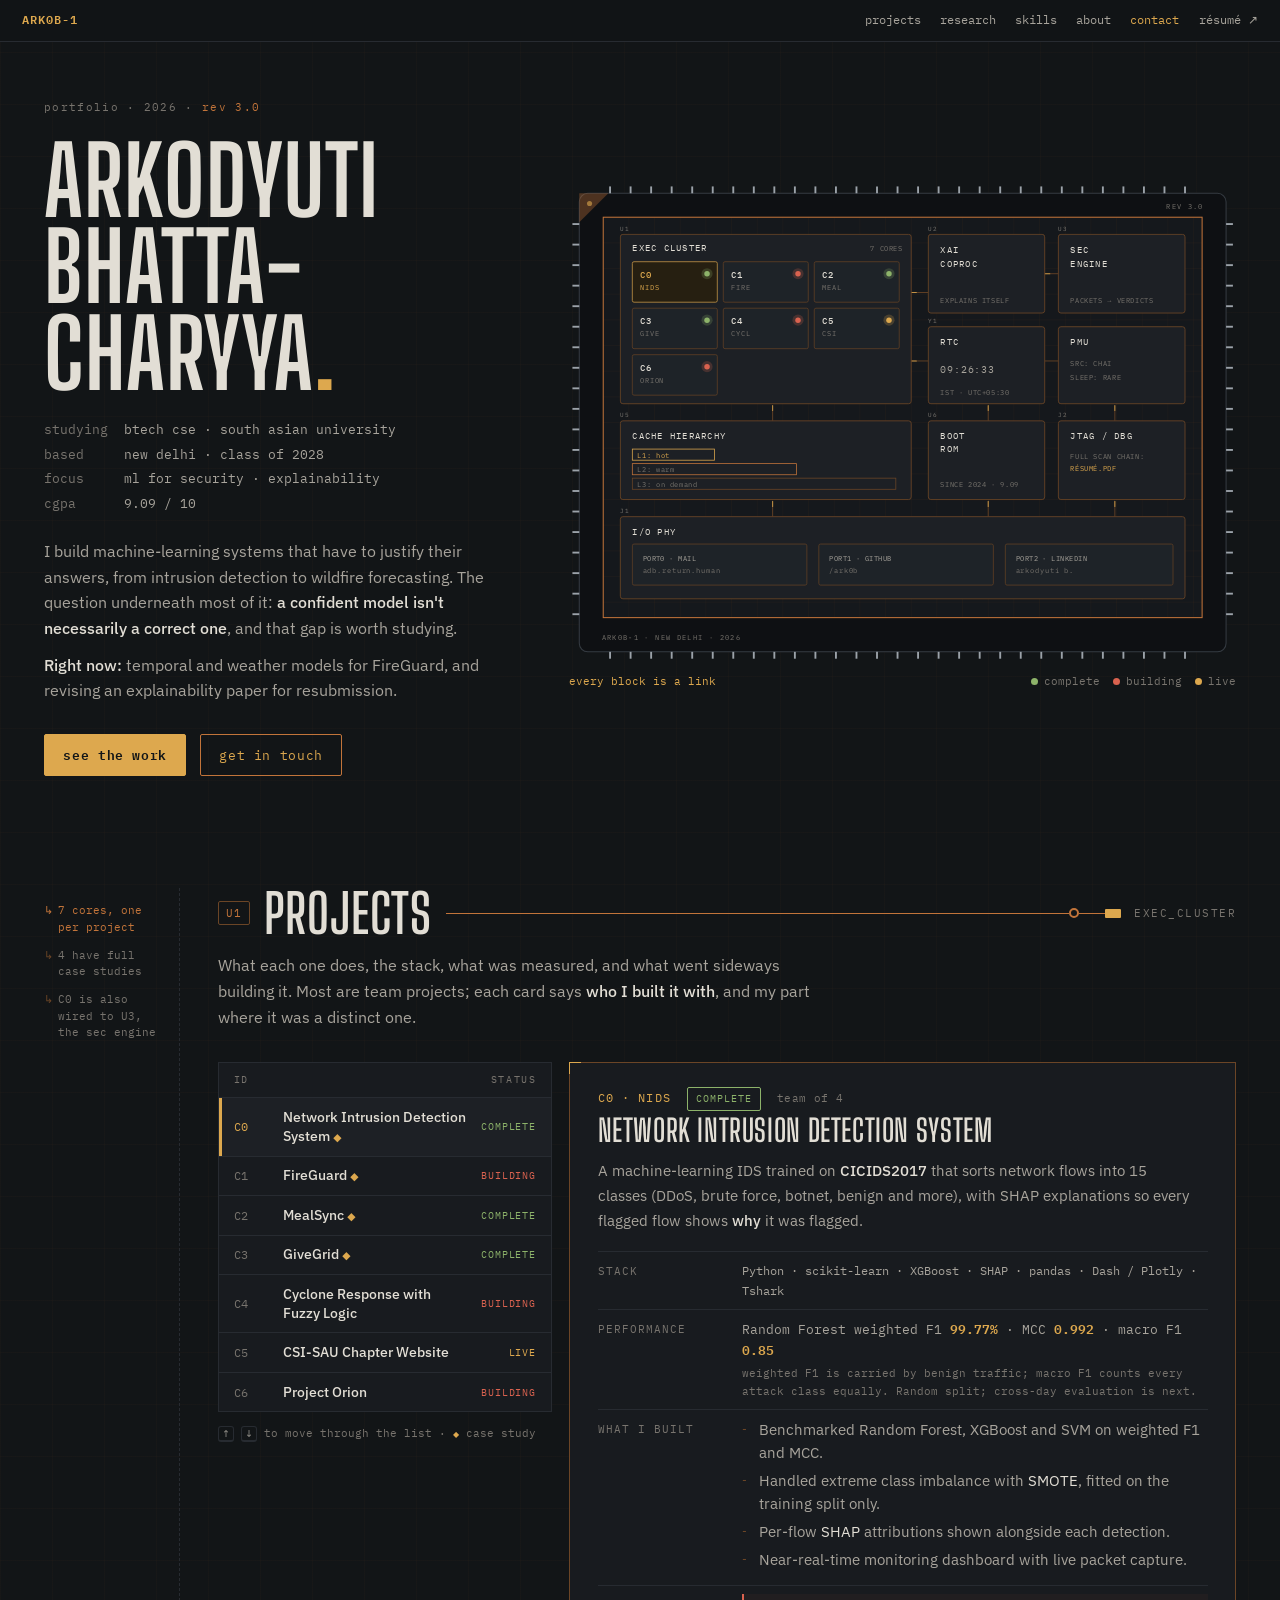
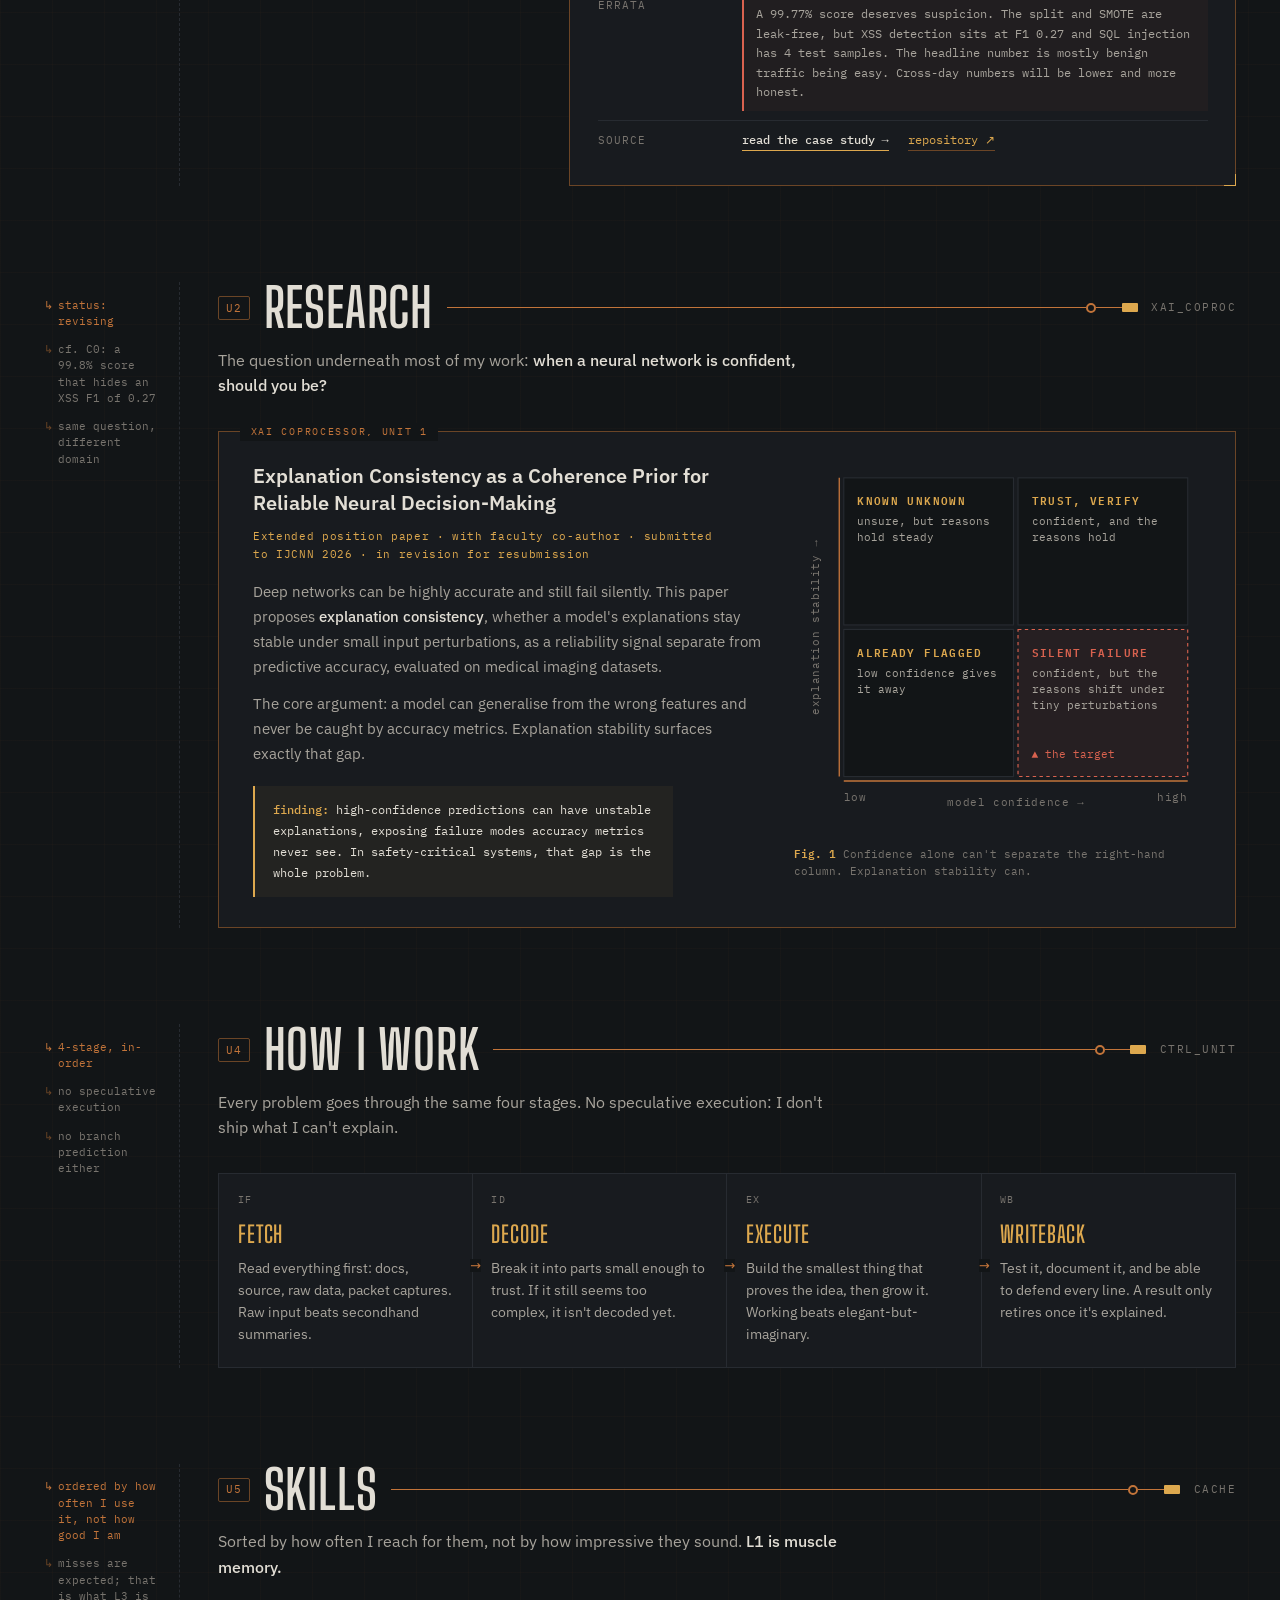
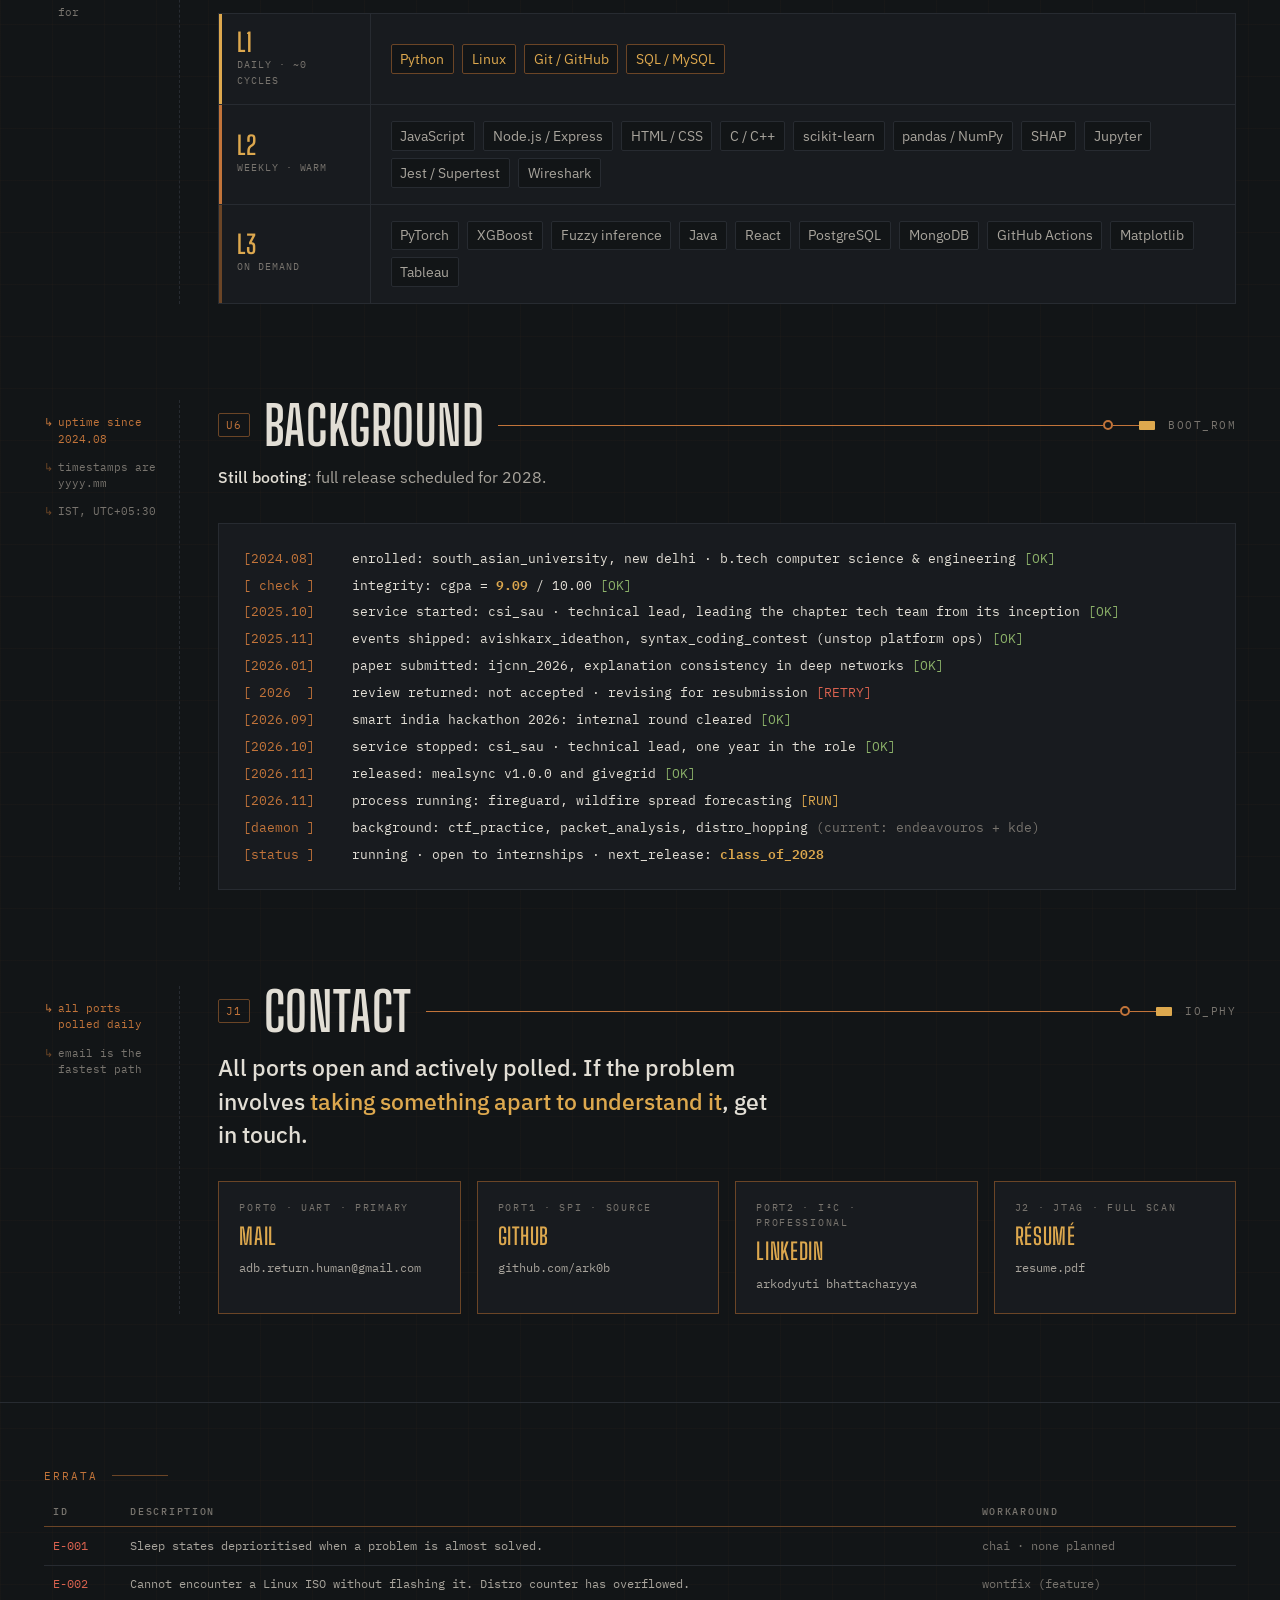
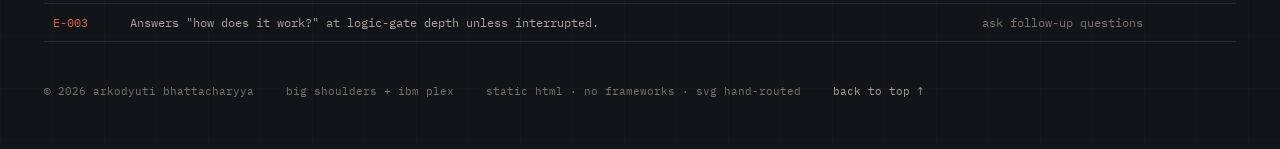
<file: index.html>
<!DOCTYPE html>
<html lang="en">
<head>
<meta charset="UTF-8">
<meta name="viewport" content="width=device-width, initial-scale=1.0">
<title>Arkodyuti Bhattacharyya (Ark0B) | ML for Security · CSE at South Asian University</title>
<meta name="description" content="Arkodyuti Bhattacharyya (Ark0B), BTech CSE student at South Asian University, New Delhi. Machine learning for security, explainability research, and full-stack projects: NIDS, FireGuard, MealSync, GiveGrid.">
<meta name="author" content="Arkodyuti Bhattacharyya">
<meta name="theme-color" content="#121517">
<link rel="canonical" href="https://ark0b.github.io/Portfolio/">
<link rel="icon" href="assets/favicon.svg" type="image/svg+xml">

<meta property="og:type" content="profile">
<meta property="og:site_name" content="Arkodyuti Bhattacharyya">
<meta property="og:title" content="Arkodyuti Bhattacharyya | ML for Security">
<meta property="og:description" content="BTech CSE at South Asian University. Intrusion detection, explainability research, wildfire forecasting and full-stack systems.">
<meta property="og:url" content="https://ark0b.github.io/Portfolio/">
<meta property="og:image" content="https://ark0b.github.io/Portfolio/assets/og.png">
<meta property="og:image:width" content="1200">
<meta property="og:image:height" content="630">
<meta property="og:image:alt" content="ARK0B-1: Arkodyuti Bhattacharyya's portfolio, styled as a chip datasheet">
<meta property="profile:first_name" content="Arkodyuti">
<meta property="profile:last_name" content="Bhattacharyya">
<meta property="profile:username" content="ark0b">
<meta name="twitter:card" content="summary_large_image">
<meta name="twitter:title" content="Arkodyuti Bhattacharyya | ML for Security">
<meta name="twitter:description" content="BTech CSE at South Asian University. Intrusion detection, explainability research, wildfire forecasting and full-stack systems.">
<meta name="twitter:image" content="https://ark0b.github.io/Portfolio/assets/og.png">

<link rel="preload" href="assets/fonts/big-shoulders-display.woff2" as="font" type="font/woff2" crossorigin>
<link rel="preload" href="assets/fonts/plex-mono-400.woff2" as="font" type="font/woff2" crossorigin>
<link rel="stylesheet" href="assets/site.css">

<script type="application/ld+json">
{
  "@context": "https://schema.org",
  "@graph": [
    {
      "@type": "Person",
      "@id": "https://ark0b.github.io/Portfolio/#person",
      "name": "Arkodyuti Bhattacharyya",
      "alternateName": "Ark0B",
      "url": "https://ark0b.github.io/Portfolio/",
      "email": "mailto:adb.return.human@gmail.com",
      "jobTitle": "BTech Computer Science and Engineering student",
      "affiliation": {
        "@type": "CollegeOrUniversity",
        "name": "South Asian University",
        "address": { "@type": "PostalAddress", "addressLocality": "New Delhi", "addressCountry": "IN" }
      },
      "knowsAbout": ["Machine learning for security", "Network intrusion detection", "Explainable AI", "Python", "Node.js", "MySQL", "Fuzzy logic"],
      "sameAs": [
        "https://github.com/ark0b",
        "https://www.linkedin.com/in/arkodyuti-bhattacharyya"
      ]
    },
    {
      "@type": "WebSite",
      "@id": "https://ark0b.github.io/Portfolio/#site",
      "url": "https://ark0b.github.io/Portfolio/",
      "name": "Arkodyuti Bhattacharyya | Portfolio",
      "inLanguage": "en",
      "author": { "@id": "https://ark0b.github.io/Portfolio/#person" }
    }
  ]
}
</script>
</head>
<body>

<a class="skip" href="#main">Skip to content</a>

<header class="bar">
  <a class="bar-brand" href="#top">ARK0B-1</a>
  <nav class="bar-nav" aria-label="Sections">
    <a href="#projects">projects</a>
    <a href="#research">research</a>
    <a class="nav-opt" href="#skills">skills</a>
    <a href="#about">about</a>
    <a href="#contact">contact</a>
    <a href="resume.pdf">résumé ↗</a>
  </nav>
</header>

<main id="main" class="wrap">

<!-- ── HERO ── -->
<section class="hero" id="top" aria-labelledby="hero-name">
  <div class="hero-grid">
    <div>
      <p class="hero-eyebrow">portfolio · 2026 · <span class="rev">rev 3.0</span></p>
      <h1 id="hero-name">Arkodyuti<br>Bhatta&shy;charyya<span class="accent">.</span></h1>
      <dl class="hero-spec">
        <dt>studying</dt><dd>btech cse · south asian university</dd>
        <dt>based</dt><dd>new delhi · class of 2028</dd>
        <dt>focus</dt><dd>ml for security · explainability</dd>
        <dt>cgpa</dt><dd>9.09 / 10</dd>
      </dl>
      <p class="hero-brief">
        I build machine-learning systems that have to justify their answers, from intrusion detection to wildfire forecasting.
        The question underneath most of it: <b>a confident model isn't necessarily a correct one</b>, and that gap is worth studying.
      </p>
      <p class="hero-brief">
        <b>Right now:</b> temporal and weather models for FireGuard, and revising an explainability paper for resubmission.
      </p>
      <div class="hero-cta">
        <a class="btn solid" href="#projects">see the work</a>
        <a class="btn" href="mailto:adb.return.human@gmail.com">get in touch</a>
      </div>
    </div>

    <!-- Die map: every block is a real link, so it works without JavaScript -->
    <figure class="die-wrap">
      <svg id="die" viewBox="0 0 780 560" xmlns="http://www.w3.org/2000/svg" role="group" aria-labelledby="dieTitle">
        <title id="dieTitle">Chip map of this page. Each block links to a section.</title>

        <rect x="12" y="12" width="756" height="536" rx="10" fill="#0E1013" stroke="#353B42" stroke-width="1.2"/>
        <text class="silkref" x="38" y="534" style="font-size:8px;letter-spacing:.2em">ARK0B-1 · NEW DELHI · 2026</text>
        <text class="silkref" x="742" y="30" text-anchor="end" style="font-size:8px;letter-spacing:.2em">REV 3.0</text>
        <polygon points="12,12 46,12 12,46" fill="#C2743A" opacity=".35"/>
        <circle cx="24" cy="24" r="3" fill="#DDA84E" opacity=".6"/>

        <rect class="die-fill" x="40" y="40" width="700" height="468"/>
        <g class="die-grid" id="dieGrid" aria-hidden="true"></g>
        <rect class="die-edge" x="40" y="40" width="700" height="468"/>
        <g id="svgPins" aria-hidden="true"></g>

        <g aria-hidden="true">
          <path class="trace" d="M400 128 H420"/>
          <path class="trace" d="M556 106 H572"/>
          <path class="trace" d="M400 208 H420"/>
          <path class="trace" d="M556 208 H572"/>
          <path class="trace" d="M238 260 V278"/>
          <path class="trace" d="M490 260 V278"/>
          <path class="trace" d="M638 260 V278"/>
          <path class="trace" d="M238 372 V390"/>
          <path class="trace" d="M490 372 V390"/>
          <path class="trace" d="M638 372 V390"/>
          <path class="pulse" d="M400 128 H420 M238 260 V278 M238 372 V390"/>
          <path class="pulse" style="animation-delay:-2.2s" d="M400 208 H420 M490 260 V278 M490 372 V390"/>
          <path class="pulse" style="animation-delay:-4.1s" d="M556 106 H572 M638 260 V278 M638 372 V390"/>
        </g>

        <!-- U1 EXEC CLUSTER: frame links to #projects, cores (drawn by JS) link to each project -->
        <a class="blk" href="#projects" data-readout="exec cluster: all projects" style="animation-delay:.05s">
          <rect class="body" x="60" y="60" width="340" height="198" rx="3"/>
          <text class="lbl" x="74" y="80">EXEC CLUSTER</text>
          <text class="sub" id="coreCountLbl" x="390" y="80" text-anchor="end">CORES</text>
        </a>
        <g id="coreCluster"></g>
        <text class="silkref" x="60" y="56">U1</text>

        <!-- U2 XAI -->
        <a class="blk" href="#research" data-readout="xai coproc: explanation consistency research" style="animation-delay:.17s">
          <rect class="body" x="420" y="60" width="136" height="92" rx="3"/>
          <text class="lbl" x="434" y="82">XAI</text>
          <text class="lbl" x="434" y="98">COPROC</text>
          <text class="sub" x="434" y="140">EXPLAINS ITSELF</text>
        </a>
        <text class="silkref" x="420" y="56">U2</text>

        <!-- U3 SEC ENGINE → NIDS -->
        <a class="blk" href="#p-nids" data-readout="sec engine: network intrusion detection" style="animation-delay:.25s">
          <rect class="body" x="572" y="60" width="148" height="92" rx="3"/>
          <text class="lbl" x="586" y="82">SEC</text>
          <text class="lbl" x="586" y="98">ENGINE</text>
          <text class="sub" x="586" y="140">PACKETS → VERDICTS</text>
        </a>
        <text class="silkref" x="572" y="56">U3</text>

        <!-- Y1 RTC (decorative) -->
        <g class="blk" style="animation-delay:.33s">
          <rect class="body" x="420" y="168" width="136" height="90" rx="3"/>
          <text class="lbl" x="434" y="189">RTC</text>
          <text class="rtc-txt" id="dieClock" x="434" y="222">--:--:--</text>
          <text class="sub" x="434" y="248">IST · UTC+05:30</text>
        </g>
        <text class="silkref" x="420" y="164">Y1</text>

        <!-- PMU (decorative) -->
        <g class="blk" style="animation-delay:.40s">
          <rect class="body" x="572" y="168" width="148" height="90" rx="3"/>
          <text class="lbl" x="586" y="189">PMU</text>
          <text class="sub" x="586" y="214">SRC: CHAI</text>
          <text class="sub" x="586" y="230">SLEEP: RARE</text>
        </g>

        <!-- CACHE → skills -->
        <a class="blk" href="#skills" data-readout="cache hierarchy: skills by how often I use them" style="animation-delay:.48s">
          <rect class="body" x="60" y="278" width="340" height="92" rx="3"/>
          <text class="lbl" x="74" y="299">CACHE HIERARCHY</text>
          <rect x="74" y="311" width="96" height="13" fill="none" stroke="#DDA84E" stroke-width=".9"/>
          <text class="sub" x="80" y="321" style="fill:#DDA84E">L1: hot</text>
          <rect x="74" y="328" width="192" height="13" fill="none" stroke="#C2743A" stroke-width=".9"/>
          <text class="sub" x="80" y="338">L2: warm</text>
          <rect x="74" y="345" width="308" height="13" fill="none" stroke="#6B4526" stroke-width=".9"/>
          <text class="sub" x="80" y="355">L3: on demand</text>
        </a>
        <text class="silkref" x="60" y="274">U5</text>

        <!-- BOOT ROM → background -->
        <a class="blk" href="#about" data-readout="boot rom: education and timeline" style="animation-delay:.55s">
          <rect class="body" x="420" y="278" width="136" height="92" rx="3"/>
          <text class="lbl" x="434" y="299">BOOT</text>
          <text class="lbl" x="434" y="315">ROM</text>
          <text class="sub" x="434" y="355">SINCE 2024 · 9.09</text>
        </a>
        <text class="silkref" x="420" y="274">U6</text>

        <!-- J2 JTAG → résumé -->
        <a class="blk" href="resume.pdf" data-readout="jtag: full résumé (pdf)" style="animation-delay:.62s">
          <rect class="body" x="572" y="278" width="148" height="92" rx="3"/>
          <text class="lbl" x="586" y="299">JTAG / DBG</text>
          <text class="sub" x="586" y="323">FULL SCAN CHAIN:</text>
          <text class="sub" x="586" y="337" style="fill:#DDA84E">RÉSUMÉ.PDF</text>
        </a>
        <text class="silkref" x="572" y="274">J2</text>

        <!-- J1 I/O PHY: frame is decorative, each port is its own link -->
        <g class="blk" style="animation-delay:.70s">
          <rect class="body" x="60" y="390" width="660" height="96" rx="3"/>
          <text class="lbl" x="74" y="411">I/O PHY</text>
        </g>
        <a class="die-core" href="mailto:adb.return.human@gmail.com" data-readout="port0: email adb.return.human@gmail.com" style="animation-delay:.74s">
          <rect x="74" y="422" width="204" height="48" rx="2"/>
          <text x="86" y="442">PORT0 · MAIL</text>
          <text class="cname" x="86" y="456">adb.return.human</text>
        </a>
        <a class="die-core" href="https://github.com/ark0b" target="_blank" data-readout="port1: github.com/ark0b" style="animation-delay:.78s">
          <rect x="292" y="422" width="204" height="48" rx="2"/>
          <text x="304" y="442">PORT1 · GITHUB</text>
          <text class="cname" x="304" y="456">/ark0b</text>
        </a>
        <a class="die-core" href="https://www.linkedin.com/in/arkodyuti-bhattacharyya" target="_blank" data-readout="port2: linkedin" style="animation-delay:.82s">
          <rect x="510" y="422" width="196" height="48" rx="2"/>
          <text x="522" y="442">PORT2 · LINKEDIN</text>
          <text class="cname" x="522" y="456">arkodyuti b.</text>
        </a>
        <text class="silkref" x="60" y="386">J1</text>
      </svg>
      <figcaption class="die-caption">
        <span id="dieReadout" aria-hidden="true">every block is a link</span>
        <span class="led-legend"><i class="led st-complete"></i>complete <i class="led st-building"></i>building <i class="led st-live"></i>live</span>
      </figcaption>
    </figure>
  </div>
</section>

<!-- ── PROJECTS ──
     To add a project: copy one <article class="proj">, give it a unique id (p-something),
     set data-tag and data-status (complete | live | building | paused). The list, the
     C0/C1... numbering and the chip's cores are all generated from these articles. -->
<section class="sheet" id="projects" aria-labelledby="projects-h">
  <aside class="rail" aria-label="Margin notes">
    <ul class="rail-notes">
      <li>7 cores, one per project</li>
      <li>4 have full case studies</li>
      <li>C0 is also wired to U3, the sec engine</li>
    </ul>
  </aside>
  <div class="sheet-body">
  <header class="net">
    <span class="net-ref">U1</span>
    <h2 id="projects-h">Projects</h2>
    <span class="net-wire" aria-hidden="true"><i></i><b class="via"></b><i class="short"></i><b class="pad"></b></span>
    <span class="net-name" aria-hidden="true">EXEC_CLUSTER</span>
  </header>
  <p class="sect-sub">
    What each one does, the stack, what was measured, and what went sideways building it.
    Most are team projects; each card says <b>who I built it with</b>, and my part where it was a distinct one.
  </p>

  <div class="exec-grid">
    <div class="core-list-wrap">
      <div class="core-list">
        <div class="core-list-head" aria-hidden="true"><span>ID</span><span>STATUS</span></div>
        <div id="coreList" role="tablist" aria-orientation="vertical" aria-label="Projects"></div>
      </div>
      <p class="kbd-hint"><kbd>↑</kbd> <kbd>↓</kbd> to move through the list · <span class="cs-dot">◆</span> case study</p>
    </div>

    <div class="proj-stack" id="projStack">

      <article class="proj" id="p-nids" data-tag="NIDS" data-status="complete">
        <header class="ro-head">
          <span class="ro-tag">NIDS</span>
          <span class="ro-badge st-complete">complete</span>
          <span class="ro-role">team of 4</span>
        </header>
        <h3 class="ro-title">Network Intrusion Detection System</h3>
        <p class="ro-desc">A machine-learning IDS trained on <b>CICIDS2017</b> that sorts network flows into 15 classes (DDoS, brute force, botnet, benign and more), with SHAP explanations so every flagged flow shows <b>why</b> it was flagged.</p>
        <dl class="ro-rows">
          <div class="ro-row"><dt>Stack</dt><dd class="mono">Python · scikit-learn · XGBoost · SHAP · pandas · Dash / Plotly · Tshark</dd></div>
          <div class="ro-row"><dt>Performance</dt><dd class="perf">Random Forest weighted F1 <b>99.77%</b> · MCC <b>0.992</b> · macro F1 <b>0.85</b><span class="caveat">weighted F1 is carried by benign traffic; macro F1 counts every attack class equally. Random split; cross-day evaluation is next.</span></dd></div>
          <div class="ro-row"><dt>What I built</dt><dd><ul class="ro-points">
            <li>Benchmarked Random Forest, XGBoost and SVM on weighted F1 and MCC.</li>
            <li>Handled extreme class imbalance with <em>SMOTE</em>, fitted on the training split only.</li>
            <li>Per-flow <em>SHAP</em> attributions shown alongside each detection.</li>
            <li>Near-real-time monitoring dashboard with live packet capture.</li>
          </ul></dd></div>
          <div class="ro-row"><dt>Errata</dt><dd><span class="ro-errata">A 99.77% score deserves suspicion. The split and SMOTE are leak-free, but XSS detection sits at F1 0.27 and SQL injection has 4 test samples. The headline number is mostly benign traffic being easy. Cross-day numbers will be lower and more honest.</span></dd></div>
          <div class="ro-row"><dt>Source</dt><dd class="ro-links"><a class="cs-link" href="nids/">read the case study →</a><a href="https://github.com/TheCodeCipher/network-intrusion-detection-xai" target="_blank" rel="noopener">repository ↗</a></dd></div>
        </dl>
      </article>

      <article class="proj" id="p-fireguard" data-tag="FIRE" data-status="building">
        <header class="ro-head">
          <span class="ro-tag">FIRE</span>
          <span class="ro-badge st-building">building</span>
          <span class="ro-role">role: temporal / weather models · team of 6</span>
        </header>
        <h3 class="ro-title">FireGuard: Wildfire Spread Forecasting</h3>
        <p class="ro-desc">Next-day wildfire spread prediction on <b>WildfireSpreadTS</b>: satellite, terrain and weather rasters for 607 fire events (2018-2021). The prototype replays historical forecasts; <b>live next-day forecasting</b> is being built into the final product.</p>
        <dl class="ro-rows">
          <div class="ro-row"><dt>Stack</dt><dd class="mono">Python · PyTorch · U-Net · GeoTIFF rasters · GFS / GRIDMET weather</dd></div>
          <div class="ro-row"><dt>What I built</dt><dd><ul class="ro-points">
            <li>Own the temporal and weather side: how multi-day weather enters the spatial model.</li>
            <li>Audited the weather channels against raw rasters before trusting them, then wrote the temporal input contract the rest of the team builds on.</li>
            <li>Integrated every role's branch into one working prototype.</li>
          </ul></dd></div>
          <div class="ro-row"><dt>Errata</dt><dd><span class="ro-errata">The weather data looked fine until I checked it against the raw files: the GFS wind-direction channel only spans −90° to +90° (half the compass), and GFS precipitation isn't consistent across years. Both now have to be handled explicitly before they reach a model.</span></dd></div>
          <div class="ro-row"><dt>Source</dt><dd class="ro-links"><a class="cs-link" href="fireguard/">read the case study →</a><a href="https://github.com/TheCodeCipher/fireguard" target="_blank" rel="noopener">repository ↗</a></dd></div>
        </dl>
      </article>

      <article class="proj" id="p-mealsync" data-tag="MEAL" data-status="complete">
        <header class="ro-head">
          <span class="ro-tag">MEAL</span>
          <span class="ro-badge st-complete">v1.0.0</span>
          <span class="ro-role">role: architect / design lead · QA · team of 4</span>
        </header>
        <h3 class="ro-title">MealSync: Mess Management</h3>
        <p class="ro-desc">Replaces a university mess's paper meal cards, registers, Excel sheets and "show me your payment screenshot" checks with one system for students, counter staff, the mess office and the committee.</p>
        <dl class="ro-rows">
          <div class="ro-row"><dt>Stack</dt><dd class="mono">Node.js · Express · MySQL 8 · JWT / bcrypt · Jest + Supertest · GitHub Actions · OpenAPI</dd></div>
          <div class="ro-row"><dt>Measured</dt><dd class="perf"><b>128</b> tests · <b>95.5%</b> line coverage · CI on SQLite and MySQL 8</dd></div>
          <div class="ro-row"><dt>What I built</dt><dd><ul class="ro-points">
            <li>A <em>signed QR pass that rotates every 30 seconds</em>, so screenshots expire and passes can't be shared.</li>
            <li>Server-verified payments (HMAC signature) instead of trusting payment screenshots.</li>
            <li><em>One plate per student per meal</em> enforced by the database; every refused scan is logged as a fraud signal.</li>
            <li>Skip-a-meal credits and a live veg / non-veg headcount for the kitchen.</li>
            <li>19-table schema in 3NF, layered routes → controllers → services, full SRS / UML / test documentation.</li>
          </ul></dd></div>
          <div class="ro-row"><dt>Errata</dt><dd><span class="ro-errata">The interesting bugs weren't in the code but in the mess's rules: what counts as "late", when a skipped meal earns credit, who may cancel mid-month. Every rule ended up as an editable setting.</span></dd></div>
          <div class="ro-row"><dt>Source</dt><dd class="ro-links"><a class="cs-link" href="mealsync/">read the case study →</a><a href="https://github.com/Ark0B/mealsync" target="_blank" rel="noopener">repository ↗</a></dd></div>
        </dl>
      </article>

      <article class="proj" id="p-givegrid" data-tag="GIVE" data-status="complete">
        <header class="ro-head">
          <span class="ro-tag">GIVE</span>
          <span class="ro-badge st-complete">complete</span>
          <span class="ro-role">with Tarun Das · team of 2</span>
        </header>
        <h3 class="ro-title">GiveGrid: Donation Matching</h3>
        <p class="ro-desc">Connects donors with <b>verified NGOs</b>: donors list usable goods, NGOs post needs, the platform ranks matches and runs the workflow from claim to handover. One donation can be split across several NGOs.</p>
        <dl class="ro-rows">
          <div class="ro-row"><dt>Stack</dt><dd class="mono">HTML / CSS / JS · Node.js · Express · MySQL 8 · bcrypt · JWT · Jest + Supertest · Postman</dd></div>
          <div class="ro-row"><dt>Measured</dt><dd class="perf"><b>120</b> tests · <b>92%</b> line coverage · <b>10,272</b> seeded rows, every measured request in milliseconds</dd></div>
          <div class="ro-row"><dt>What I built</dt><dd><ul class="ro-points">
            <li>Race-safe claims with <em>SELECT ... FOR UPDATE</em>: two NGOs claiming 70 of 100 chairs at the same instant, exactly one wins.</li>
            <li>A claim changes four rows in one transaction, all or nothing.</li>
            <li><em>Append-only donation history</em> enforced by MySQL itself, not by convention.</li>
            <li>48-hour holds that a timer releases exactly once if no pickup is confirmed.</li>
          </ul></dd></div>
          <div class="ro-row"><dt>Errata</dt><dd><span class="ro-errata">Our first concurrency test sent requests one after another and passed against broken code. Removing the lock now makes 5 of 9 concurrency tests fail, so the tests actually detect the race.</span></dd></div>
          <div class="ro-row"><dt>Source</dt><dd class="ro-links"><a class="cs-link" href="givegrid/">read the case study →</a><a href="https://github.com/TheCodeCipher/givegrid" target="_blank" rel="noopener">repository ↗</a></dd></div>
        </dl>
      </article>

      <article class="proj" id="p-cyclone" data-tag="CYCL" data-status="building">
        <header class="ro-head">
          <span class="ro-tag">CYCL</span>
          <span class="ro-badge st-building">building</span>
          <span class="ro-role">AI &amp; soft computing course · team</span>
        </header>
        <h3 class="ro-title">Cyclone Response with Fuzzy Logic</h3>
        <p class="ro-desc">Disaster-management decision support for <b>North Indian Ocean cyclones</b> in three stages: forecast wind 24 hours ahead, score the threat, then turn threat into a resource-allocation priority. Replayed on Fani, Amphan, Biparjoy, Mocha and Remal.</p>
        <dl class="ro-rows">
          <div class="ro-row"><dt>Stack</dt><dd class="mono">Python · NumPy · pandas · Mamdani and Sugeno (TSK) inference · NOAA IBTrACS</dd></div>
          <div class="ro-row"><dt>Measured</dt><dd class="perf">v1 forecast test MAE <b>10.6 kt</b> vs <b>12.9 kt</b> persistence baseline<span class="caveat">linear forecaster; the ANFIS stage is in progress</span></dd></div>
          <div class="ro-row"><dt>What I built</dt><dd><ul class="ro-points">
            <li>IBTrACS pipeline with train / validation / test split <em>by storm</em>, so no cyclone leaks across sets.</li>
            <li>Mamdani threat score from wind speed and distance to land.</li>
            <li>TSK priority score mapped to resource units through a declared policy table.</li>
          </ul></dd></div>
          <div class="ro-row"><dt>Errata</dt><dd><span class="ro-errata">A fuzzy threat score should rise when wind rises. My own monotonicity check on v1 said it didn't always, so the system is being rebuilt as a clean input-to-prediction prototype.</span></dd></div>
        </dl>
      </article>

      <article class="proj" id="p-csi" data-tag="CSI" data-status="live">
        <header class="ro-head">
          <span class="ro-tag">CSI</span>
          <span class="ro-badge st-live">live</span>
          <span class="ro-role">role: technical lead, oct 2025 to oct 2026</span>
        </header>
        <h3 class="ro-title">CSI-SAU Chapter Website</h3>
        <p class="ro-desc">The student chapter's site, built and maintained during my time as <b>Technical Lead</b> (Oct 2025 to Oct 2026), including event pages for the AvishkarX Ideathon and the SyntaX coding contest.</p>
        <dl class="ro-rows">
          <div class="ro-row"><dt>Stack</dt><dd class="mono">HTML · CSS · JavaScript · GitHub Pages</dd></div>
          <div class="ro-row"><dt>What I built</dt><dd><ul class="ro-points">
            <li>Hand-built and framework-free: fast to load and easy for the next lead to inherit.</li>
            <li>Ran contest logistics for SyntaX on Unstop.</li>
          </ul></dd></div>
          <div class="ro-row"><dt>Errata</dt><dd><span class="ro-errata">Writing a site other people will maintain changes how you write it. Obvious code beats clever code every time.</span></dd></div>
          <div class="ro-row"><dt>Links</dt><dd class="ro-links"><a href="https://csi-sau.github.io/" target="_blank" rel="noopener">live site ↗</a><a href="https://github.com/CSI-SAU/csi-sau.github.io" target="_blank" rel="noopener">repository ↗</a></dd></div>
        </dl>
      </article>

      <article class="proj" id="p-orion" data-tag="ORION" data-status="building">
        <header class="ro-head">
          <span class="ro-tag">ORION</span>
          <span class="ro-badge st-building">building</span>
          <span class="ro-role">team of 2</span>
        </header>
        <h3 class="ro-title">Project Orion: Agentic Productivity</h3>
        <p class="ro-desc">A general productivity app built around an <b>AI agent</b>. It started life as a workspace for students and is now being widened into a tool for anyone's work.</p>
        <dl class="ro-rows">
          <div class="ro-row"><dt>Where it started</dt><dd>A student workspace: calendar, reminders, goals and a resource library, built on React, Node.js and PostgreSQL.</dd></div>
          <div class="ro-row"><dt>Errata</dt><dd><span class="ro-errata">Mid-pivot. The scope is being redrawn, so details stay off this page until there's something to show.</span></dd></div>
        </dl>
      </article>

    </div>
  </div>
  </div>
</section>

<!-- ── RESEARCH ── -->
<section class="sheet" id="research" aria-labelledby="research-h">
  <aside class="rail" aria-label="Margin notes">
    <ul class="rail-notes">
      <li>status: revising</li>
      <li>cf. C0: a 99.8% score that hides an XSS F1 of 0.27</li>
      <li>same question, different domain</li>
    </ul>
  </aside>
  <div class="sheet-body">
  <header class="net">
    <span class="net-ref">U2</span>
    <h2 id="research-h">Research</h2>
    <span class="net-wire" aria-hidden="true"><i></i><b class="via"></b><i class="short"></i><b class="pad"></b></span>
    <span class="net-name" aria-hidden="true">XAI_COPROC</span>
  </header>
  <p class="sect-sub">The question underneath most of my work: <b>when a neural network is confident, should you be?</b></p>

  <article class="paper paper-split">
    <p class="paper-unit" aria-hidden="true">XAI coprocessor, unit 1</p>
    <div class="paper-text">
    <h3>Explanation Consistency as a Coherence Prior for Reliable Neural Decision-Making</h3>
    <p class="p-meta">Extended position paper · with faculty co-author · submitted to IJCNN 2026 · in revision for resubmission</p>
    <p>
      Deep networks can be highly accurate and still fail silently. This paper proposes
      <b>explanation consistency</b>, whether a model's explanations stay stable under small input perturbations,
      as a reliability signal separate from predictive accuracy, evaluated on medical imaging datasets.
    </p>
    <p>
      The core argument: a model can generalise from the wrong features and never be caught by accuracy metrics.
      Explanation stability surfaces exactly that gap.
    </p>
    <p class="finding">
      <b>finding:</b> high-confidence predictions can have unstable explanations, exposing failure modes accuracy
      metrics never see. In safety-critical systems, that gap is the whole problem.
    </p>
    </div>
    <figure class="quad">
      <svg viewBox="0 0 360 330" role="img" aria-labelledby="quadT quadD">
        <title id="quadT">Confidence against explanation stability</title>
        <desc id="quadD">A two by two grid. Horizontal axis: model confidence, low to high. Vertical axis: explanation stability, unstable at the bottom, stable at the top. The confident but unstable corner is highlighted as silent failure, the case accuracy and confidence cannot catch.</desc>
        <g class="q-cells">
          <rect x="44" y="14" width="150" height="130"/>
          <rect x="198" y="14" width="150" height="130"/>
          <rect x="44" y="148" width="150" height="130"/>
          <rect class="q-hot" x="198" y="148" width="150" height="130"/>
        </g>
        <g class="q-txt">
          <text x="56" y="38" class="q-h">KNOWN UNKNOWN</text>
          <text x="56" y="56">unsure, but reasons</text><text x="56" y="70">hold steady</text>
          <text x="210" y="38" class="q-h">TRUST, VERIFY</text>
          <text x="210" y="56">confident, and the</text><text x="210" y="70">reasons hold</text>
          <text x="56" y="172" class="q-h">ALREADY FLAGGED</text>
          <text x="56" y="190">low confidence gives</text><text x="56" y="204">it away</text>
          <text x="210" y="172" class="q-h q-hh">SILENT FAILURE</text>
          <text x="210" y="190">confident, but the</text><text x="210" y="204">reasons shift under</text><text x="210" y="218">tiny perturbations</text>
          <text x="210" y="262" class="q-tag">▲ the target</text>
        </g>
        <g class="q-axes">
          <path d="M44 282 H348" /><path d="M40 278 V14" />
          <text x="196" y="304" text-anchor="middle">model confidence →</text>
          <text x="44" y="300">low</text><text x="348" y="300" text-anchor="end">high</text>
          <text x="-146" y="22" transform="rotate(-90)" text-anchor="middle">explanation stability →</text>
        </g>
      </svg>
      <figcaption><b>Fig. 1</b> Confidence alone can't separate the right-hand column. Explanation stability can.</figcaption>
    </figure>
  </article>
  </div>
</section>

<!-- ── HOW I WORK ── -->
<section class="sheet" id="pipeline" aria-labelledby="pipeline-h">
  <aside class="rail" aria-label="Margin notes">
    <ul class="rail-notes">
      <li>4-stage, in-order</li>
      <li>no speculative execution</li>
      <li>no branch prediction either</li>
    </ul>
  </aside>
  <div class="sheet-body">
  <header class="net">
    <span class="net-ref">U4</span>
    <h2 id="pipeline-h">How I Work</h2>
    <span class="net-wire" aria-hidden="true"><i></i><b class="via"></b><i class="short"></i><b class="pad"></b></span>
    <span class="net-name" aria-hidden="true">CTRL_UNIT</span>
  </header>
  <p class="sect-sub">Every problem goes through the same four stages. No speculative execution: I don't ship what I can't explain.</p>

  <ol class="pipeline-grid">
    <li class="stage"><p class="s-code" aria-hidden="true">IF</p><h3>Fetch</h3><p>Read everything first: docs, source, raw data, packet captures. Raw input beats secondhand summaries.</p></li>
    <li class="stage"><p class="s-code" aria-hidden="true">ID</p><h3>Decode</h3><p>Break it into parts small enough to trust. If it still seems too complex, it isn't decoded yet.</p></li>
    <li class="stage"><p class="s-code" aria-hidden="true">EX</p><h3>Execute</h3><p>Build the smallest thing that proves the idea, then grow it. Working beats elegant-but-imaginary.</p></li>
    <li class="stage"><p class="s-code" aria-hidden="true">WB</p><h3>Writeback</h3><p>Test it, document it, and be able to defend every line. A result only retires once it's explained.</p></li>
  </ol>
  </div>
</section>

<!-- ── SKILLS ── -->
<section class="sheet" id="skills" aria-labelledby="skills-h">
  <aside class="rail" aria-label="Margin notes">
    <ul class="rail-notes">
      <li>ordered by how often I use it, not how good I am</li>
      <li>misses are expected; that is what L3 is for</li>
    </ul>
  </aside>
  <div class="sheet-body">
  <header class="net">
    <span class="net-ref">U5</span>
    <h2 id="skills-h">Skills</h2>
    <span class="net-wire" aria-hidden="true"><i></i><b class="via"></b><i class="short"></i><b class="pad"></b></span>
    <span class="net-name" aria-hidden="true">CACHE</span>
  </header>
  <p class="sect-sub">Sorted by how often I reach for them, not by how impressive they sound. <b>L1 is muscle memory.</b></p>

  <div class="cache">
    <div class="cache-row l1">
      <div class="cache-key"><span class="cache-level">L1</span><span class="cache-latency">DAILY · ~0 CYCLES</span></div>
      <ul class="cache-val"><li>Python</li><li>Linux</li><li>Git / GitHub</li><li>SQL / MySQL</li></ul>
    </div>
    <div class="cache-row l2">
      <div class="cache-key"><span class="cache-level">L2</span><span class="cache-latency">WEEKLY · WARM</span></div>
      <ul class="cache-val"><li>JavaScript</li><li>Node.js / Express</li><li>HTML / CSS</li><li>C / C++</li><li>scikit-learn</li><li>pandas / NumPy</li><li>SHAP</li><li>Jupyter</li><li>Jest / Supertest</li><li>Wireshark</li></ul>
    </div>
    <div class="cache-row l3">
      <div class="cache-key"><span class="cache-level">L3</span><span class="cache-latency">ON DEMAND</span></div>
      <ul class="cache-val"><li>PyTorch</li><li>XGBoost</li><li>Fuzzy inference</li><li>Java</li><li>React</li><li>PostgreSQL</li><li>MongoDB</li><li>GitHub Actions</li><li>Matplotlib</li><li>Tableau</li></ul>
    </div>
  </div>
  </div>
</section>

<!-- ── BACKGROUND ── -->
<section class="sheet" id="about" aria-labelledby="about-h">
  <aside class="rail" aria-label="Margin notes">
    <ul class="rail-notes">
      <li>uptime since 2024.08</li>
      <li>timestamps are yyyy.mm</li>
      <li>IST, UTC+05:30</li>
    </ul>
  </aside>
  <div class="sheet-body">
  <header class="net">
    <span class="net-ref">U6</span>
    <h2 id="about-h">Background</h2>
    <span class="net-wire" aria-hidden="true"><i></i><b class="via"></b><i class="short"></i><b class="pad"></b></span>
    <span class="net-name" aria-hidden="true">BOOT_ROM</span>
  </header>
  <p class="sect-sub"><b>Still booting</b>: full release scheduled for 2028.</p>

  <ul class="bootlog">
    <li><span class="ts">[2024.08]</span><span>enrolled: <span class="em">south_asian_university</span>, new delhi · b.tech computer science &amp; engineering <span class="ok">[OK]</span></span></li>
    <li><span class="ts">[ check ]</span><span>integrity: cgpa = <span class="hi">9.09</span> / 10.00 <span class="ok">[OK]</span></span></li>
    <li><span class="ts">[2025.10]</span><span>service started: <span class="em">csi_sau · technical lead</span>, leading the chapter tech team from its inception <span class="ok">[OK]</span></span></li>
    <li><span class="ts">[2025.11]</span><span>events shipped: <span class="em">avishkarx_ideathon</span>, <span class="em">syntax_coding_contest</span> (unstop platform ops) <span class="ok">[OK]</span></span></li>
    <li><span class="ts">[2026.01]</span><span>paper submitted: <span class="em">ijcnn_2026</span>, explanation consistency in deep networks <span class="ok">[OK]</span></span></li>
    <li><span class="ts">[ 2026  ]</span><span>review returned: not accepted · revising for resubmission <span class="rty">[RETRY]</span></span></li>
    <li><span class="ts">[2026.09]</span><span>smart india hackathon 2026: <span class="em">internal round cleared</span> <span class="ok">[OK]</span></span></li>
    <li><span class="ts">[2026.10]</span><span>service stopped: <span class="em">csi_sau · technical lead</span>, one year in the role <span class="ok">[OK]</span></span></li>
    <li><span class="ts">[2026.11]</span><span>released: <span class="em">mealsync v1.0.0</span> and <span class="em">givegrid</span> <span class="ok">[OK]</span></span></li>
    <li><span class="ts">[2026.11]</span><span>process running: <span class="em">fireguard</span>, wildfire spread forecasting <span class="run">[RUN]</span></span></li>
    <li><span class="ts">[daemon ]</span><span>background: ctf_practice, packet_analysis, distro_hopping <span class="dim">(current: endeavouros + kde)</span></span></li>
    <li><span class="ts">[status ]</span><span>running · <span class="em">open to internships</span> · next_release: <span class="hi">class_of_2028</span></span></li>
  </ul>
  </div>
</section>

<!-- ── CONTACT ── -->
<section class="sheet" id="contact" aria-labelledby="contact-h">
  <aside class="rail" aria-label="Margin notes">
    <ul class="rail-notes">
      <li>all ports polled daily</li>
      <li>email is the fastest path</li>
    </ul>
  </aside>
  <div class="sheet-body">
  <header class="net">
    <span class="net-ref">J1</span>
    <h2 id="contact-h">Contact</h2>
    <span class="net-wire" aria-hidden="true"><i></i><b class="via"></b><i class="short"></i><b class="pad"></b></span>
    <span class="net-name" aria-hidden="true">IO_PHY</span>
  </header>
  <p class="contact-lede">All ports open and actively polled. If the problem involves <em>taking something apart to understand it</em>, get in touch.</p>

  <div class="io-ports">
    <a class="port" href="mailto:adb.return.human@gmail.com">
      <p class="port-num">PORT0 · UART · PRIMARY</p>
      <p class="port-name">Mail</p>
      <p class="port-val">adb.return.human@gmail.com</p>
    </a>
    <a class="port" href="https://github.com/ark0b" target="_blank" rel="noopener me">
      <p class="port-num">PORT1 · SPI · SOURCE</p>
      <p class="port-name">GitHub</p>
      <p class="port-val">github.com/ark0b</p>
    </a>
    <a class="port" href="https://www.linkedin.com/in/arkodyuti-bhattacharyya" target="_blank" rel="noopener me">
      <p class="port-num">PORT2 · I²C · PROFESSIONAL</p>
      <p class="port-name">LinkedIn</p>
      <p class="port-val">arkodyuti bhattacharyya</p>
    </a>
    <a class="port" href="resume.pdf">
      <p class="port-num">J2 · JTAG · FULL SCAN</p>
      <p class="port-name">Résumé</p>
      <p class="port-val">resume.pdf</p>
    </a>
  </div>
  </div>
</section>

</main>

<footer>
  <div class="wrap">
    <p class="sect-label">errata</p>
    <div class="errata-scroll">
      <table class="errata-table">
        <thead><tr><th scope="col">ID</th><th scope="col">DESCRIPTION</th><th scope="col">WORKAROUND</th></tr></thead>
        <tbody>
          <tr><td>E-001</td><td>Sleep states deprioritised when a problem is almost solved.</td><td>chai · none planned</td></tr>
          <tr><td>E-002</td><td>Cannot encounter a Linux ISO without flashing it. Distro counter has overflowed.</td><td>wontfix (feature)</td></tr>
          <tr><td>E-003</td><td>Answers "how does it work?" at logic-gate depth unless interrupted.</td><td>ask follow-up questions</td></tr>
        </tbody>
      </table>
    </div>
    <div class="colophon">
      <span>© <span id="year">2026</span> arkodyuti bhattacharyya</span>
      <span>big shoulders + ibm plex</span>
      <span>static html · no frameworks · svg hand-routed</span>
      <a href="#top">back to top ↑</a>
    </div>
  </div>
</footer>

<script src="assets/site.js" defer></script>
</body>
</html>
</file>
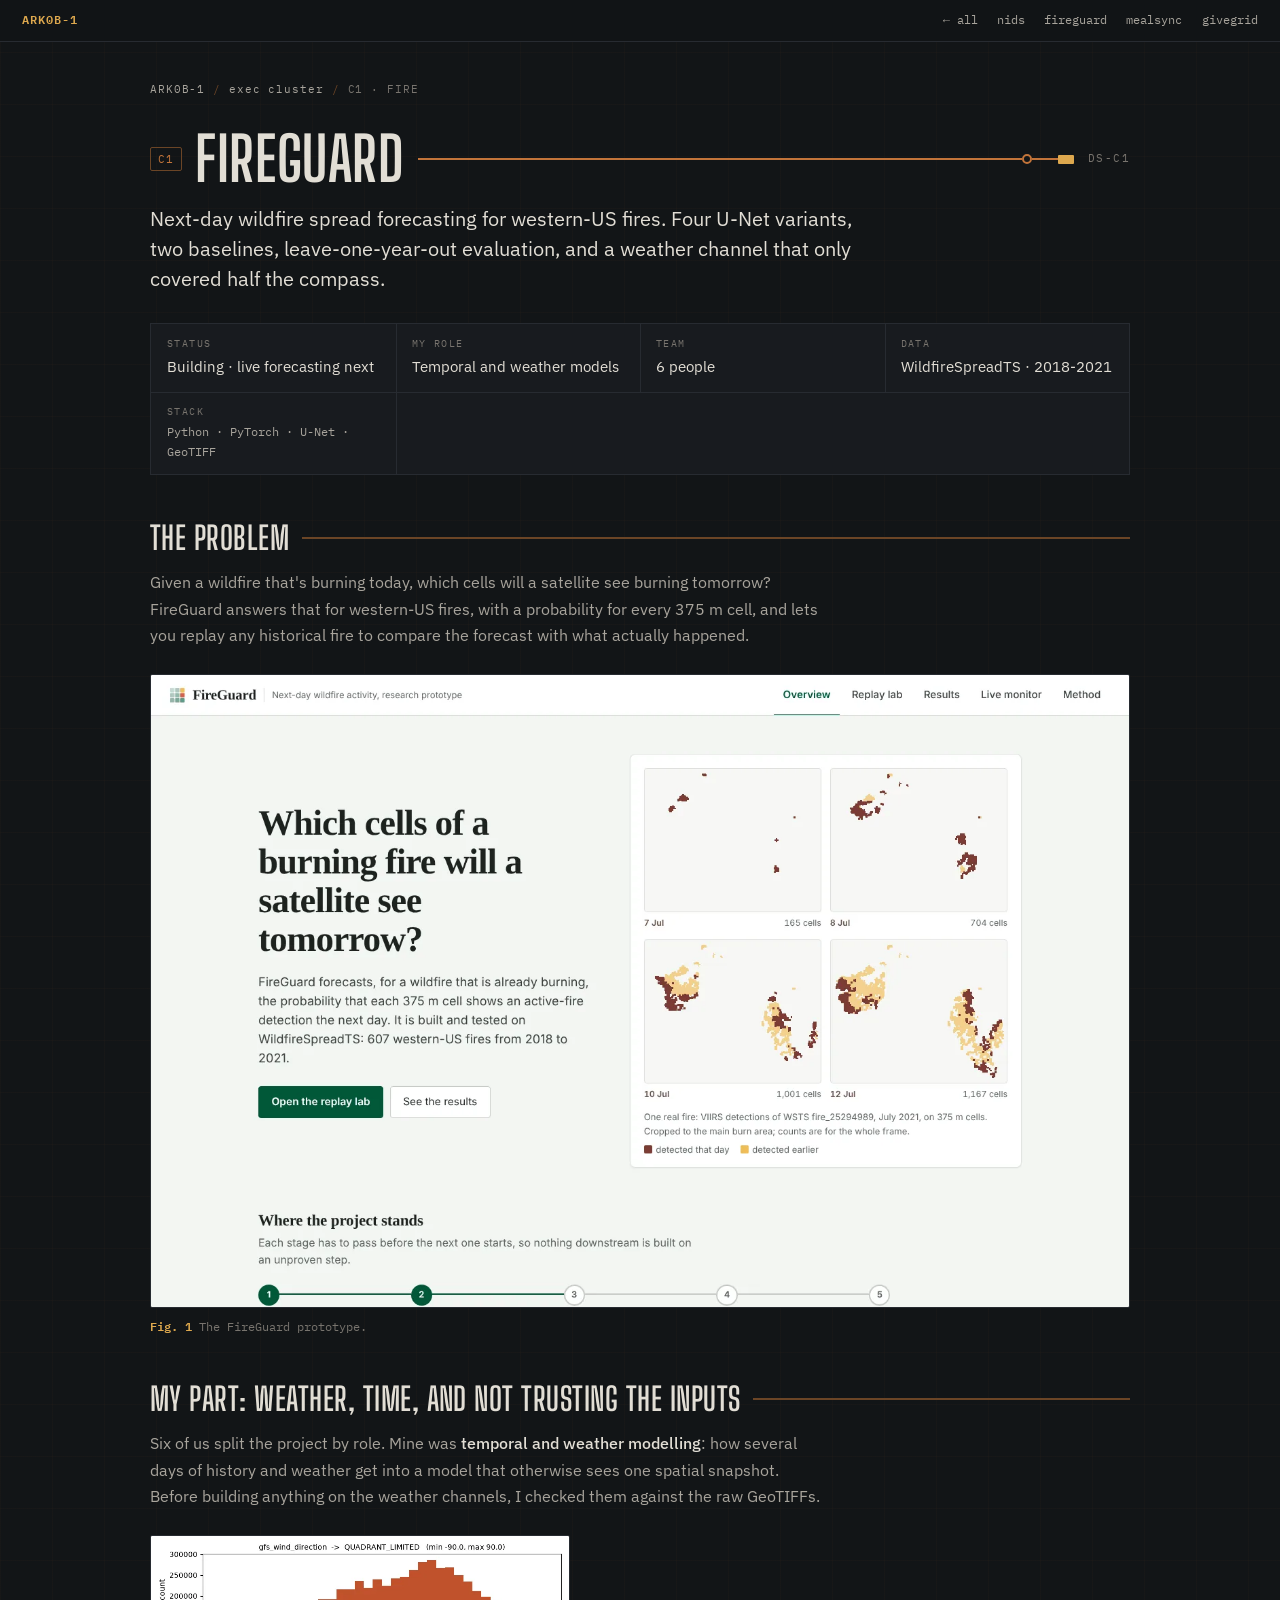
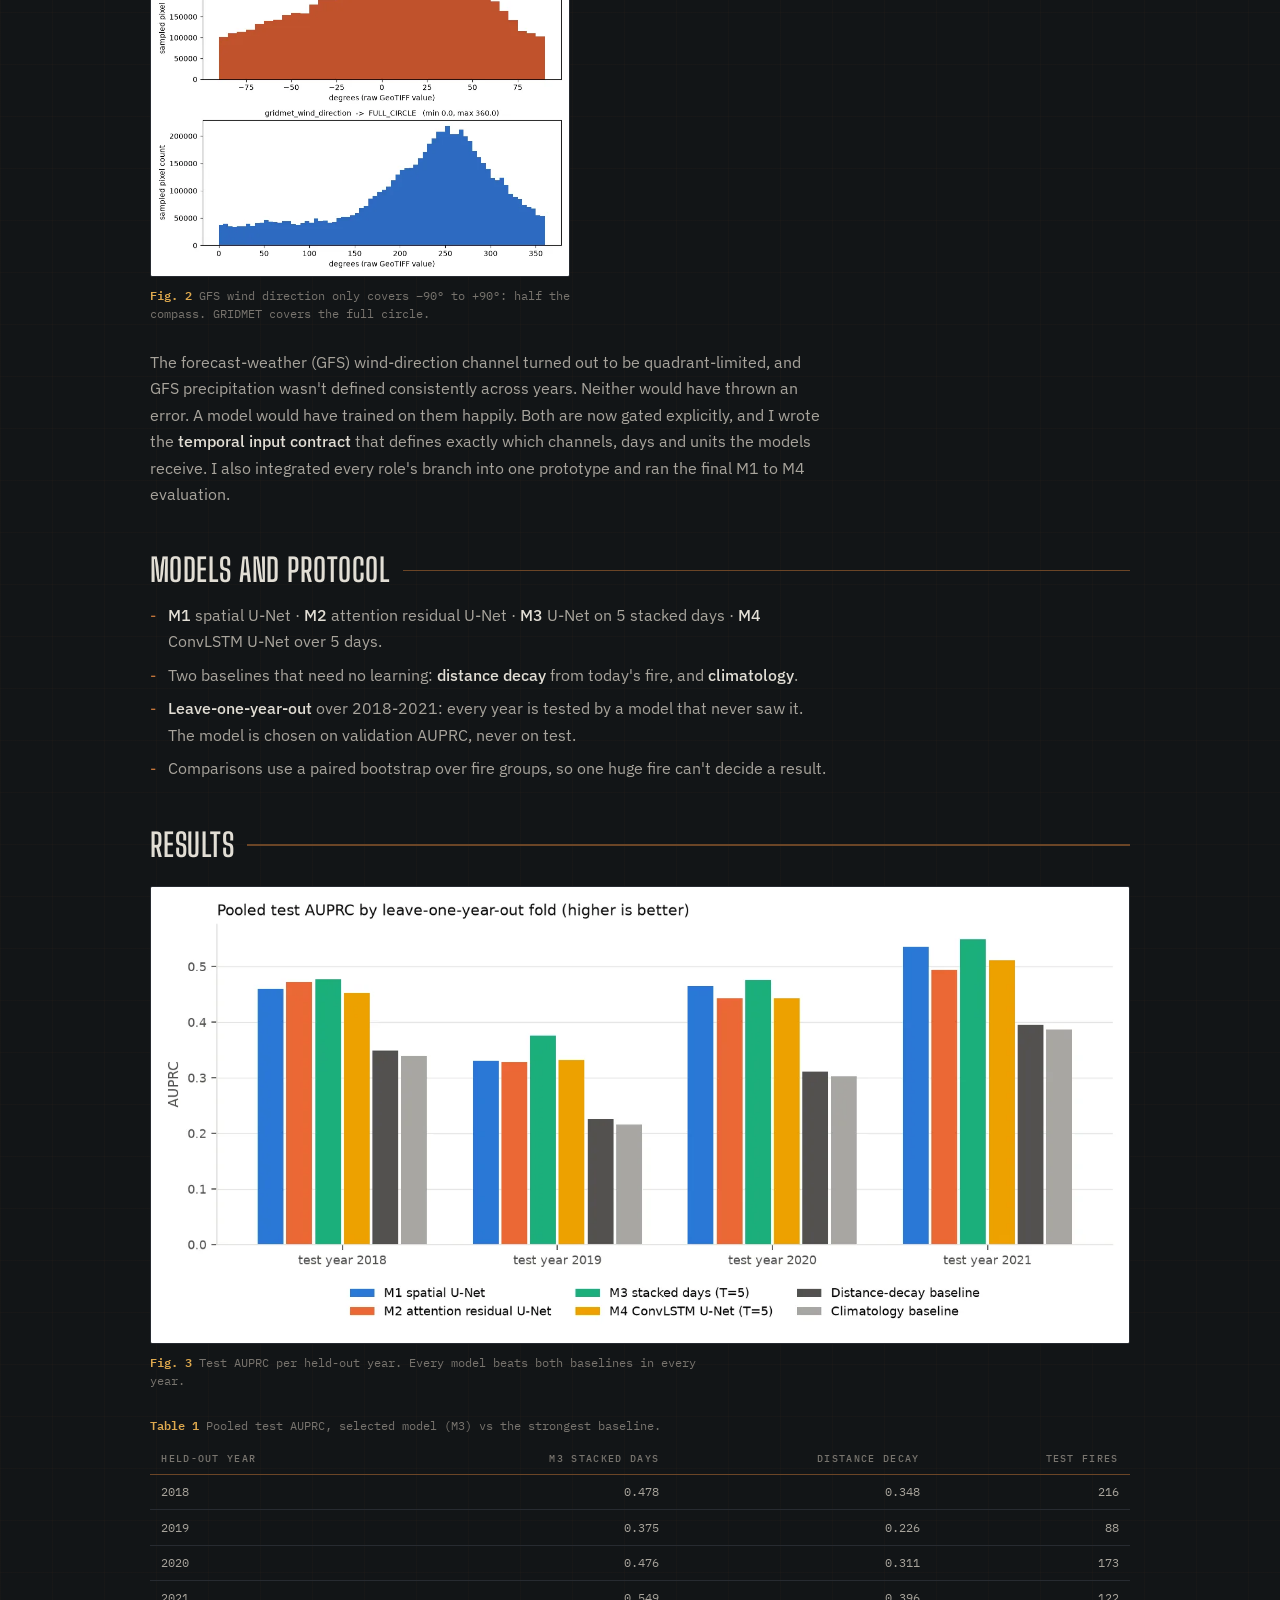
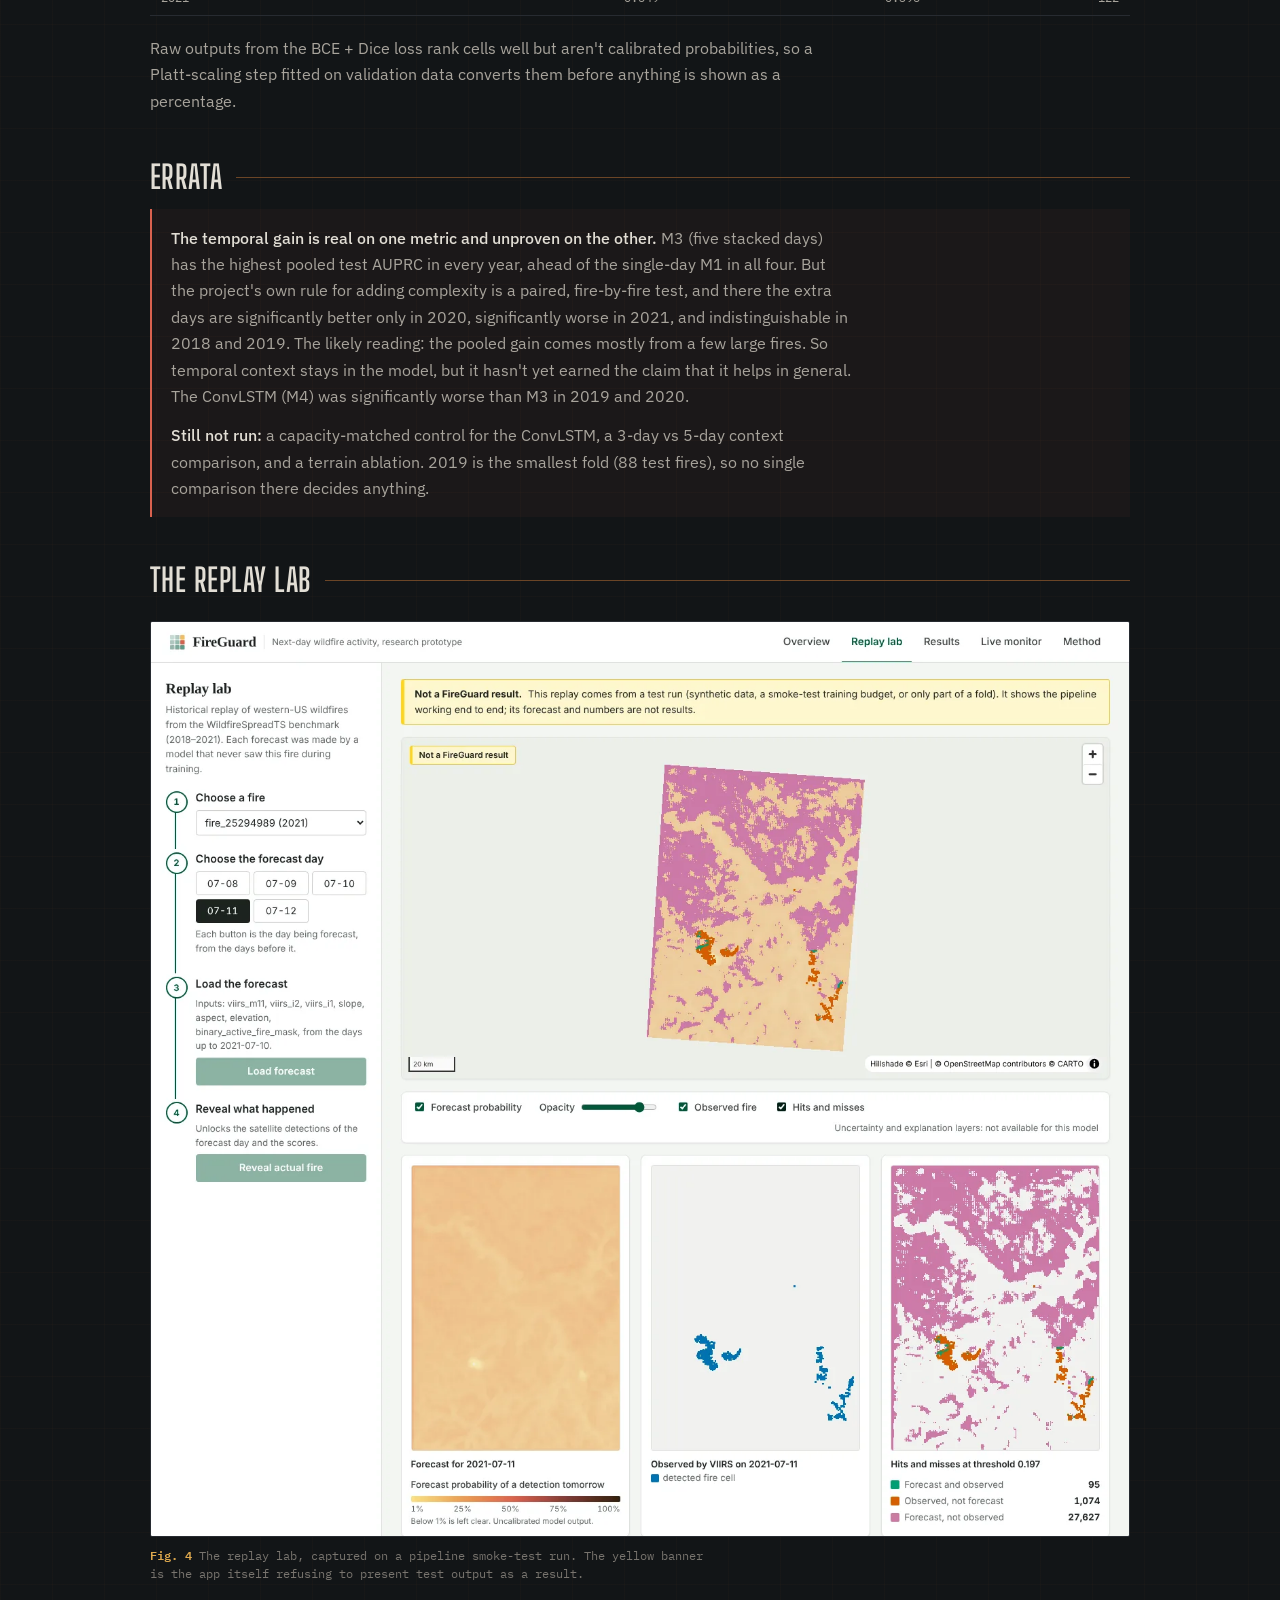
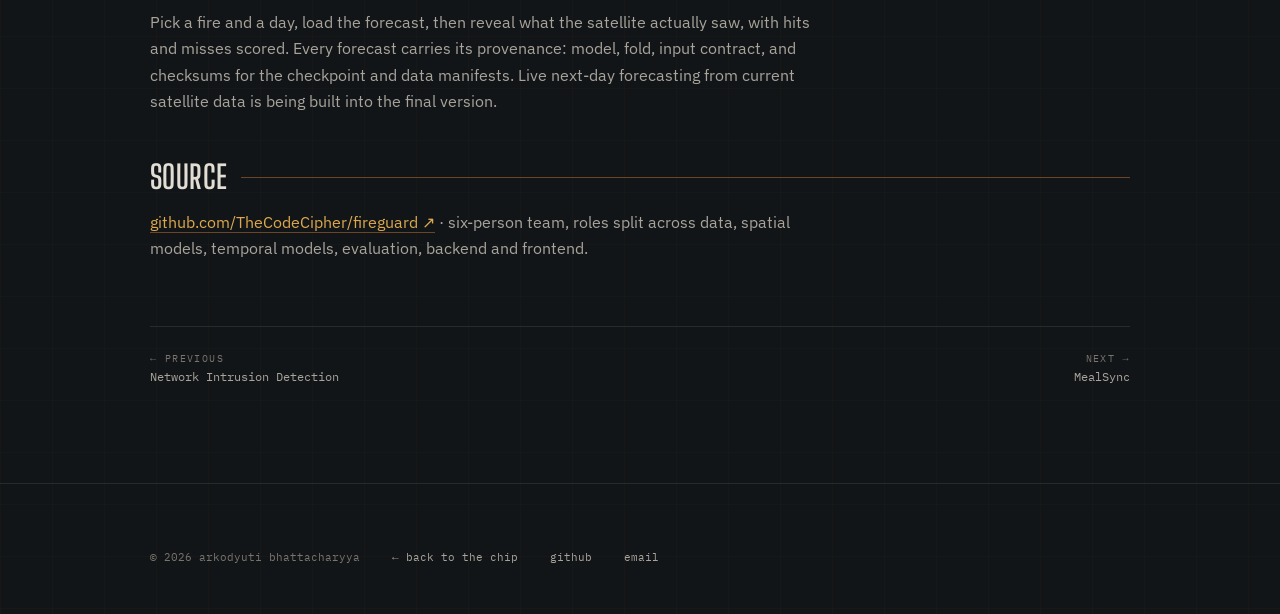
<file: fireguard/index.html>
<!DOCTYPE html>
<html lang="en">
<head>
<meta charset="UTF-8">
<meta name="viewport" content="width=device-width, initial-scale=1.0">
<title>FireGuard | case study · Arkodyuti Bhattacharyya</title>
<meta name="description" content="Case study: next-day wildfire spread forecasting on WildfireSpreadTS with leave-one-year-out evaluation, a weather-data audit, and an honest look at whether temporal models help.">
<meta name="author" content="Arkodyuti Bhattacharyya">
<meta name="theme-color" content="#121517">
<link rel="canonical" href="https://ark0b.github.io/Portfolio/fireguard/">
<link rel="icon" href="../assets/favicon.svg" type="image/svg+xml">
<meta property="og:type" content="article">
<meta property="og:site_name" content="Arkodyuti Bhattacharyya">
<meta property="og:title" content="FireGuard | case study">
<meta property="og:description" content="Case study: next-day wildfire spread forecasting on WildfireSpreadTS with leave-one-year-out evaluation, a weather-data audit, and an honest look at whether temporal models help.">
<meta property="og:url" content="https://ark0b.github.io/Portfolio/fireguard/">
<meta property="og:image" content="https://ark0b.github.io/Portfolio/assets/og.png">
<meta name="twitter:card" content="summary_large_image">
<meta name="twitter:title" content="FireGuard | case study">
<meta name="twitter:description" content="Case study: next-day wildfire spread forecasting on WildfireSpreadTS with leave-one-year-out evaluation, a weather-data audit, and an honest look at whether temporal models help.">
<meta name="twitter:image" content="https://ark0b.github.io/Portfolio/assets/og.png">
<link rel="preload" href="../assets/fonts/big-shoulders-display.woff2" as="font" type="font/woff2" crossorigin>
<link rel="stylesheet" href="../assets/site.css">
<script type="application/ld+json">{"@context": "https://schema.org", "@type": "SoftwareSourceCode", "name": "FireGuard", "description": "Case study: next-day wildfire spread forecasting on WildfireSpreadTS with leave-one-year-out evaluation, a weather-data audit, and an honest look at whether temporal models help.", "url": "https://ark0b.github.io/Portfolio/fireguard/", "codeRepository": "https://github.com/TheCodeCipher/fireguard", "author": {"@type": "Person", "name": "Arkodyuti Bhattacharyya", "url": "https://ark0b.github.io/Portfolio/"}, "isPartOf": {"@type": "WebSite", "url": "https://ark0b.github.io/Portfolio/"}}</script>
<script type="application/ld+json">{"@context": "https://schema.org", "@type": "BreadcrumbList", "itemListElement": [{"@type": "ListItem", "position": 1, "name": "Portfolio", "item": "https://ark0b.github.io/Portfolio/"}, {"@type": "ListItem", "position": 2, "name": "Projects", "item": "https://ark0b.github.io/Portfolio/#projects"}, {"@type": "ListItem", "position": 3, "name": "FireGuard", "item": "https://ark0b.github.io/Portfolio/fireguard/"}]}</script>
</head>
<body>
<a class="skip" href="#main">Skip to content</a>
<header class="bar">
  <a class="bar-brand" href="../">ARK0B-1</a>
  <nav class="bar-nav" aria-label="Case studies">
    <a href="../#projects">← all</a>
    <a href="../nids/">nids</a>
    <a href="../fireguard/" aria-current="page">fireguard</a>
    <a href="../mealsync/">mealsync</a>
    <a href="../givegrid/">givegrid</a>
  </nav>
</header>

<main id="main" class="wrap case">
  <nav class="crumbs" aria-label="Breadcrumb"><a href="../">ARK0B-1</a><span aria-hidden="true">/</span><a href="../#projects">exec cluster</a><span aria-hidden="true">/</span>C1 · FIRE</nav>

  <article class="case-sheet">
    <header class="case-head">
      <div class="net">
        <span class="net-ref">C1</span>
        <h1>FireGuard</h1>
        <span class="net-wire" aria-hidden="true"><i></i><b class="via"></b><i class="short"></i><b class="pad"></b></span>
        <span class="net-name" aria-hidden="true">DS-C1</span>
      </div>
      <p class="case-lede">Next-day wildfire spread forecasting for western-US fires. Four U-Net variants, two baselines, leave-one-year-out evaluation, and a weather channel that only covered half the compass.</p>
      <dl class="spec">
        <div><dt>Status</dt><dd>Building · live forecasting next</dd></div>
        <div><dt>My role</dt><dd>Temporal and weather models</dd></div>
        <div><dt>Team</dt><dd>6 people</dd></div>
        <div><dt>Data</dt><dd>WildfireSpreadTS · 2018-2021</dd></div>
        <div><dt>Stack</dt><dd class="mono">Python · PyTorch · U-Net · GeoTIFF</dd></div>
      </dl>
    </header>

    <section class="case-sec">
      <h2>The problem</h2>
      <p>Given a wildfire that's burning today, which cells will a satellite see burning tomorrow? FireGuard answers that for western-US fires, with a probability for every 375 m cell, and lets you replay any historical fire to compare the forecast with what actually happened.</p>
      <figure class="fig ">
        <img src="../assets/img/fireguard-overview.webp" alt="FireGuard overview page: headline asking which cells of a burning fire a satellite will see tomorrow, beside a grid of fire maps." width="1440" height="930" loading="lazy" decoding="async">
        <figcaption><b>Fig. 1</b> The FireGuard prototype.</figcaption>
      </figure>
    </section>
    <section class="case-sec">
      <h2>My part: weather, time, and not trusting the inputs</h2>
      <p>Six of us split the project by role. Mine was <b>temporal and weather modelling</b>: how several days of history and weather get into a model that otherwise sees one spatial snapshot. Before building anything on the weather channels, I checked them against the raw GeoTIFFs.</p>
      <figure class="fig narrow">
        <img src="../assets/img/fireguard-wind-direction-audit.webp" alt="Two histograms. GFS wind direction only spans minus 90 to plus 90 degrees; GRIDMET wind direction spans the full 0 to 360 degrees." width="800" height="650" loading="lazy" decoding="async">
        <figcaption><b>Fig. 2</b> GFS wind direction only covers −90° to +90°: half the compass. GRIDMET covers the full circle.</figcaption>
      </figure>
      <p>The forecast-weather (GFS) wind-direction channel turned out to be quadrant-limited, and GFS precipitation wasn't defined consistently across years. Neither would have thrown an error. A model would have trained on them happily. Both are now gated explicitly, and I wrote the <b>temporal input contract</b> that defines exactly which channels, days and units the models receive. I also integrated every role's branch into one prototype and ran the final M1 to M4 evaluation.</p>
    </section>
    <section class="case-sec">
      <h2>Models and protocol</h2>
      <ul class="bul">
        <li><b>M1</b> spatial U-Net · <b>M2</b> attention residual U-Net · <b>M3</b> U-Net on 5 stacked days · <b>M4</b> ConvLSTM U-Net over 5 days.</li>
        <li>Two baselines that need no learning: <b>distance decay</b> from today's fire, and <b>climatology</b>.</li>
        <li><b>Leave-one-year-out</b> over 2018-2021: every year is tested by a model that never saw it. The model is chosen on validation AUPRC, never on test.</li>
        <li>Comparisons use a paired bootstrap over fire groups, so one huge fire can't decide a result.</li>
      </ul>
    </section>
    <section class="case-sec">
      <h2>Results</h2>
      <figure class="fig ">
        <img src="../assets/img/fireguard-auprc-by-fold.webp" alt="Grouped bar chart of test AUPRC per held-out year for four U-Net variants and two baselines. All U-Nets beat both baselines every year." width="1440" height="672" loading="lazy" decoding="async">
        <figcaption><b>Fig. 3</b> Test AUPRC per held-out year. Every model beats both baselines in every year.</figcaption>
      </figure>
      <div class="dtab-wrap"><table class="dtab">
        <caption><b>Table 1</b> Pooled test AUPRC, selected model (M3) vs the strongest baseline.</caption>
        <thead><tr><th>Held-out year</th><th class="n">M3 stacked days</th><th class="n">Distance decay</th><th class="n">Test fires</th></tr></thead>
        <tbody>
          <tr><td>2018</td><td class="n">0.478</td><td class="n">0.348</td><td class="n">216</td></tr>
          <tr><td>2019</td><td class="n">0.375</td><td class="n">0.226</td><td class="n">88</td></tr>
          <tr><td>2020</td><td class="n">0.476</td><td class="n">0.311</td><td class="n">173</td></tr>
          <tr><td>2021</td><td class="n">0.549</td><td class="n">0.396</td><td class="n">122</td></tr>
        </tbody>
      </table></div>
      <p>Raw outputs from the BCE + Dice loss rank cells well but aren't calibrated probabilities, so a Platt-scaling step fitted on validation data converts them before anything is shown as a percentage.</p>
    </section>
    <section class="case-sec">
      <h2>Errata</h2>
      <div class="errata-box">
        <p><b>The temporal gain is real on one metric and unproven on the other.</b> M3 (five stacked days) has the highest pooled test AUPRC in every year, ahead of the single-day M1 in all four. But the project's own rule for adding complexity is a paired, fire-by-fire test, and there the extra days are significantly better only in 2020, significantly worse in 2021, and indistinguishable in 2018 and 2019. The likely reading: the pooled gain comes mostly from a few large fires. So temporal context stays in the model, but it hasn't yet earned the claim that it helps in general. The ConvLSTM (M4) was significantly worse than M3 in 2019 and 2020.</p>
        <p><b>Still not run:</b> a capacity-matched control for the ConvLSTM, a 3-day vs 5-day context comparison, and a terrain ablation. 2019 is the smallest fold (88 test fires), so no single comparison there decides anything.</p>
      </div>
    </section>
    <section class="case-sec">
      <h2>The replay lab</h2>
      <figure class="fig ">
        <img src="../assets/img/fireguard-replay.webp" alt="FireGuard replay lab showing a forecast probability map, the satellite-observed fire, and hits and misses for one fire, under a banner reading not a FireGuard result." width="1440" height="1345" loading="lazy" decoding="async">
        <figcaption><b>Fig. 4</b> The replay lab, captured on a pipeline smoke-test run. The yellow banner is the app itself refusing to present test output as a result.</figcaption>
      </figure>
      <p>Pick a fire and a day, load the forecast, then reveal what the satellite actually saw, with hits and misses scored. Every forecast carries its provenance: model, fold, input contract, and checksums for the checkpoint and data manifests. Live next-day forecasting from current satellite data is being built into the final version.</p>
    </section>
    <section class="case-sec">
      <h2>Source</h2>
      <p><a href="https://github.com/TheCodeCipher/fireguard" target="_blank" rel="noopener">github.com/TheCodeCipher/fireguard ↗</a> · six-person team, roles split across data, spatial models, temporal models, evaluation, backend and frontend.</p>
    </section>
    <nav class="case-nav" aria-label="More case studies">
      <a href="../nids/"><span>← PREVIOUS</span>Network Intrusion Detection</a>
      <a class="next" href="../mealsync/"><span>NEXT →</span>MealSync</a>
    </nav>
  </article>
</main>

<footer class="case-foot">
  <div class="wrap">
    <div class="colophon">
      <span>© 2026 arkodyuti bhattacharyya</span>
      <a href="../">← back to the chip</a>
      <a href="https://github.com/ark0b" rel="me">github</a>
      <a href="mailto:adb.return.human@gmail.com">email</a>
    </div>
  </div>
</footer>
</body>
</html>
</file>
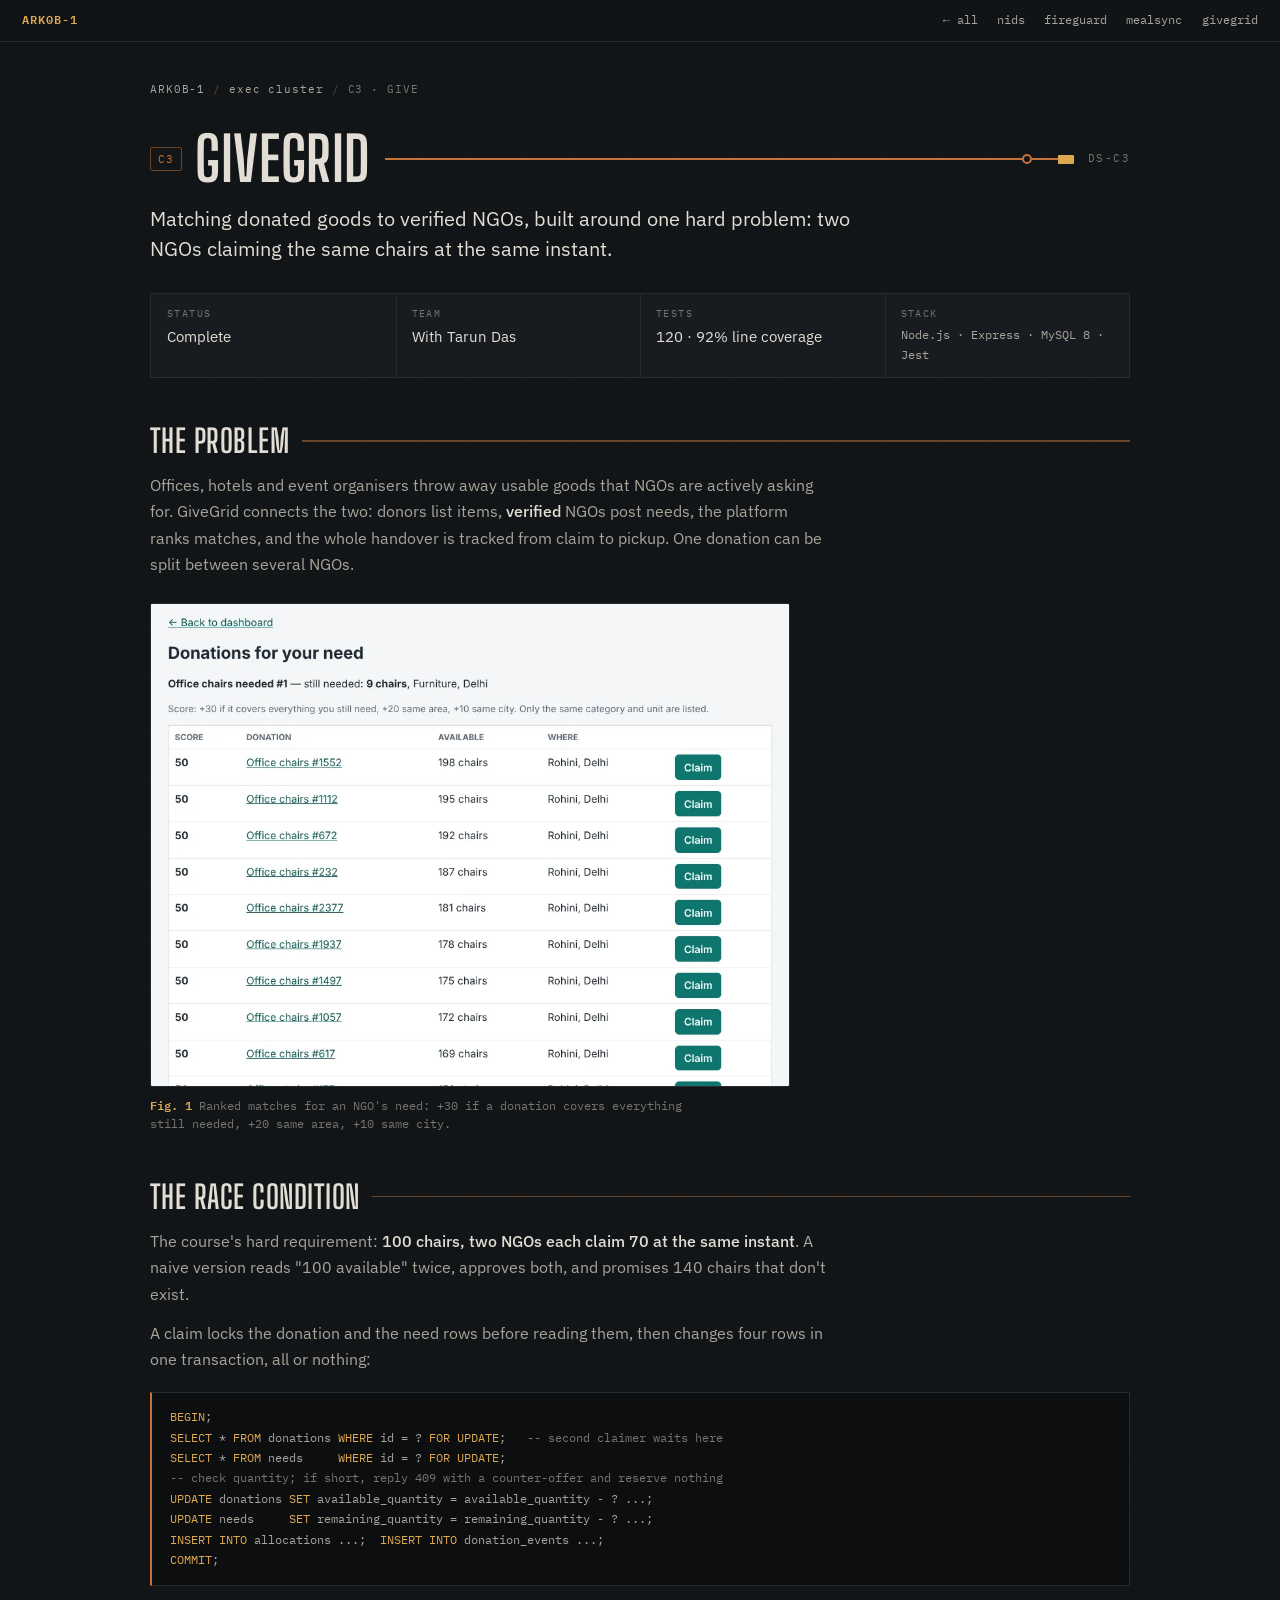
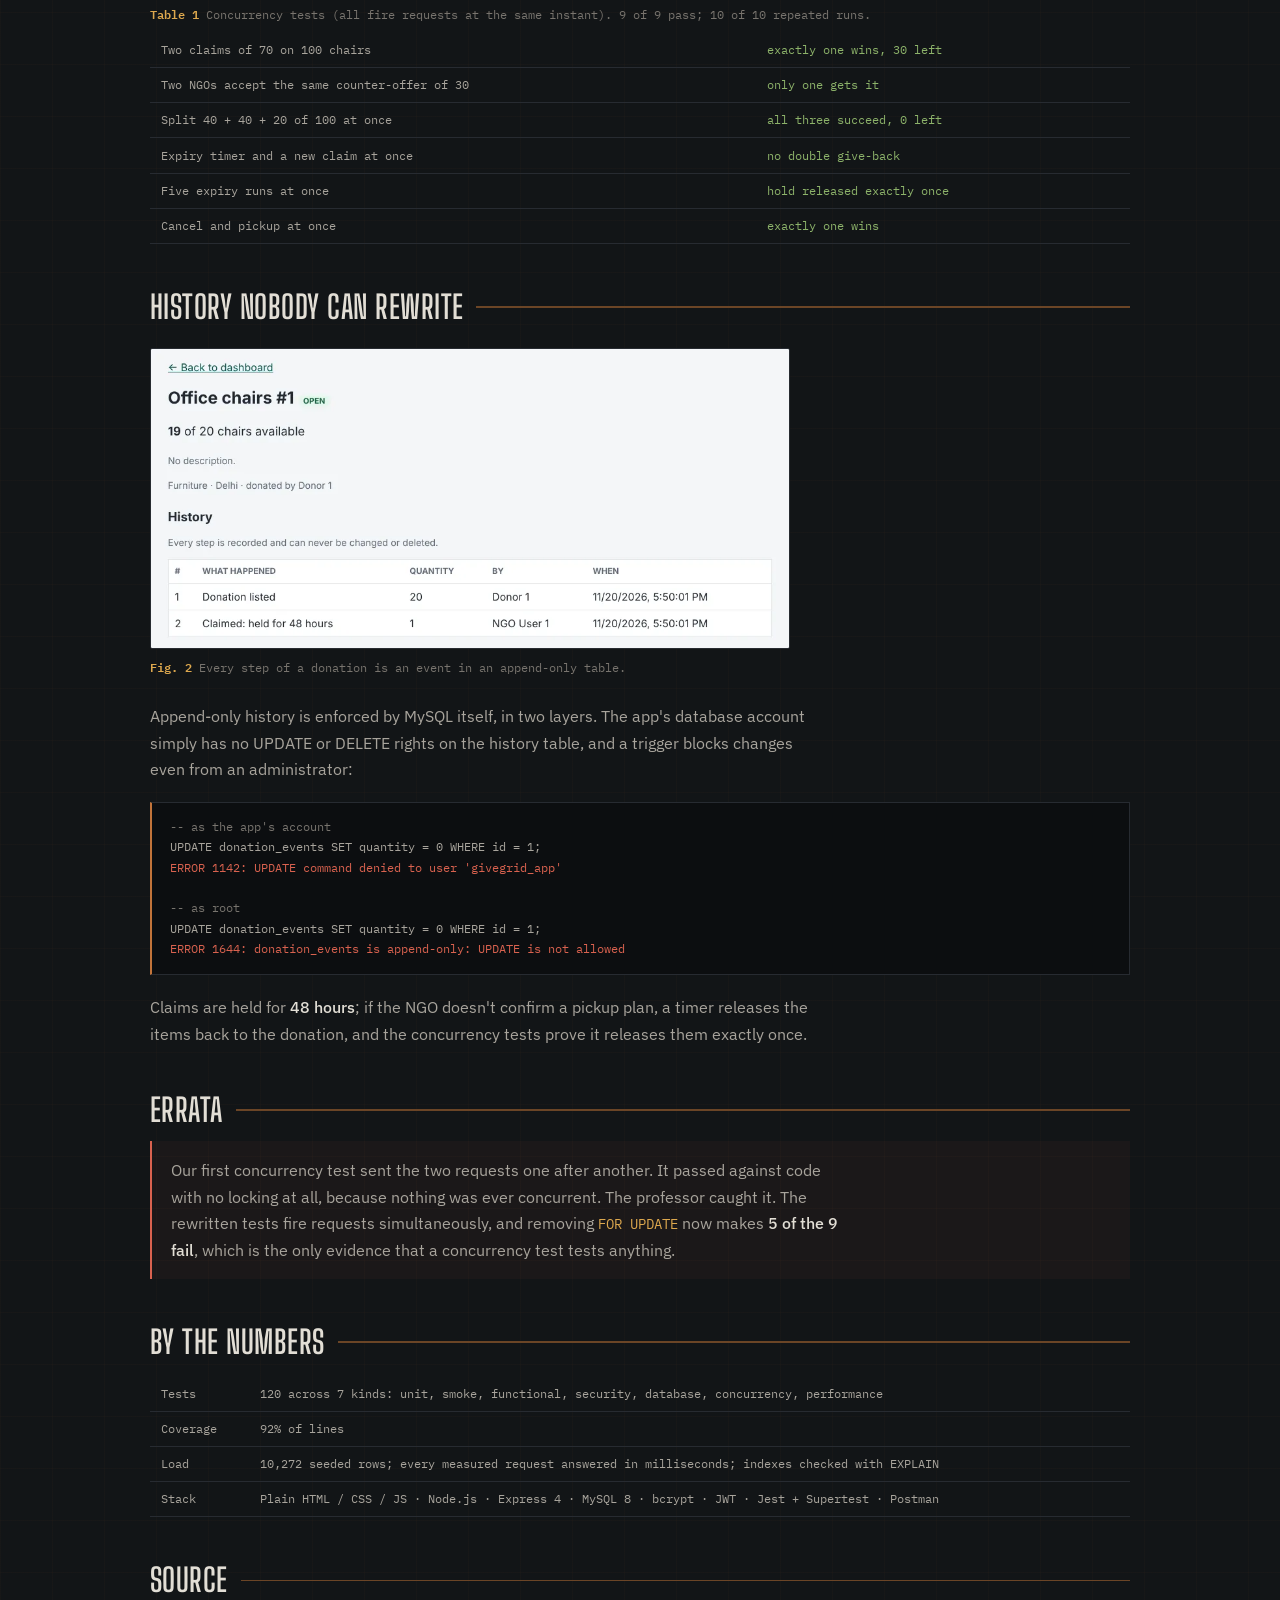
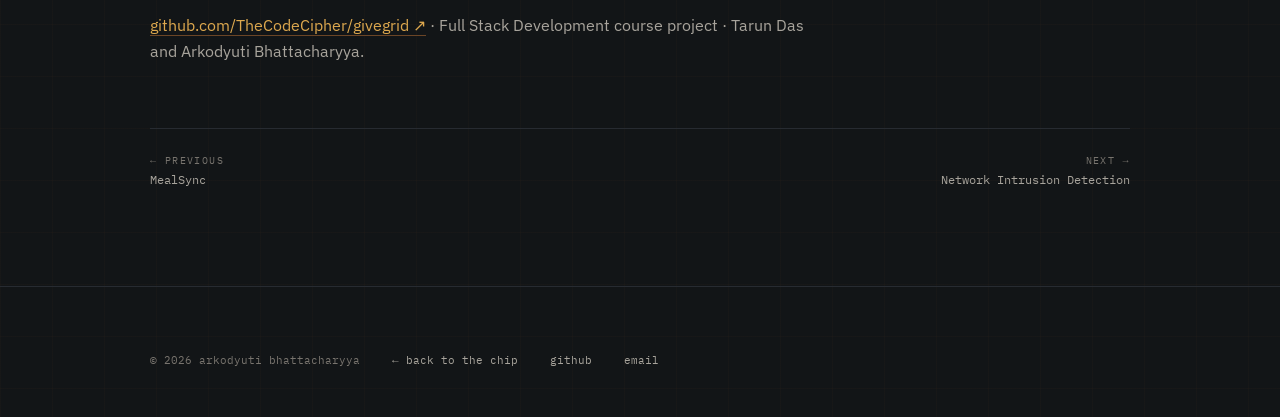
<file: givegrid/index.html>
<!DOCTYPE html>
<html lang="en">
<head>
<meta charset="UTF-8">
<meta name="viewport" content="width=device-width, initial-scale=1.0">
<title>GiveGrid | case study · Arkodyuti Bhattacharyya</title>
<meta name="description" content="Case study: a donor-to-NGO matching platform with race-safe claims using SELECT FOR UPDATE, database-enforced append-only history and 120 tests.">
<meta name="author" content="Arkodyuti Bhattacharyya">
<meta name="theme-color" content="#121517">
<link rel="canonical" href="https://ark0b.github.io/Portfolio/givegrid/">
<link rel="icon" href="../assets/favicon.svg" type="image/svg+xml">
<meta property="og:type" content="article">
<meta property="og:site_name" content="Arkodyuti Bhattacharyya">
<meta property="og:title" content="GiveGrid | case study">
<meta property="og:description" content="Case study: a donor-to-NGO matching platform with race-safe claims using SELECT FOR UPDATE, database-enforced append-only history and 120 tests.">
<meta property="og:url" content="https://ark0b.github.io/Portfolio/givegrid/">
<meta property="og:image" content="https://ark0b.github.io/Portfolio/assets/og.png">
<meta name="twitter:card" content="summary_large_image">
<meta name="twitter:title" content="GiveGrid | case study">
<meta name="twitter:description" content="Case study: a donor-to-NGO matching platform with race-safe claims using SELECT FOR UPDATE, database-enforced append-only history and 120 tests.">
<meta name="twitter:image" content="https://ark0b.github.io/Portfolio/assets/og.png">
<link rel="preload" href="../assets/fonts/big-shoulders-display.woff2" as="font" type="font/woff2" crossorigin>
<link rel="stylesheet" href="../assets/site.css">
<script type="application/ld+json">{"@context": "https://schema.org", "@type": "SoftwareSourceCode", "name": "GiveGrid", "description": "Case study: a donor-to-NGO matching platform with race-safe claims using SELECT FOR UPDATE, database-enforced append-only history and 120 tests.", "url": "https://ark0b.github.io/Portfolio/givegrid/", "codeRepository": "https://github.com/TheCodeCipher/givegrid", "author": {"@type": "Person", "name": "Arkodyuti Bhattacharyya", "url": "https://ark0b.github.io/Portfolio/"}, "isPartOf": {"@type": "WebSite", "url": "https://ark0b.github.io/Portfolio/"}}</script>
<script type="application/ld+json">{"@context": "https://schema.org", "@type": "BreadcrumbList", "itemListElement": [{"@type": "ListItem", "position": 1, "name": "Portfolio", "item": "https://ark0b.github.io/Portfolio/"}, {"@type": "ListItem", "position": 2, "name": "Projects", "item": "https://ark0b.github.io/Portfolio/#projects"}, {"@type": "ListItem", "position": 3, "name": "GiveGrid", "item": "https://ark0b.github.io/Portfolio/givegrid/"}]}</script>
</head>
<body>
<a class="skip" href="#main">Skip to content</a>
<header class="bar">
  <a class="bar-brand" href="../">ARK0B-1</a>
  <nav class="bar-nav" aria-label="Case studies">
    <a href="../#projects">← all</a>
    <a href="../nids/">nids</a>
    <a href="../fireguard/">fireguard</a>
    <a href="../mealsync/">mealsync</a>
    <a href="../givegrid/" aria-current="page">givegrid</a>
  </nav>
</header>

<main id="main" class="wrap case">
  <nav class="crumbs" aria-label="Breadcrumb"><a href="../">ARK0B-1</a><span aria-hidden="true">/</span><a href="../#projects">exec cluster</a><span aria-hidden="true">/</span>C3 · GIVE</nav>

  <article class="case-sheet">
    <header class="case-head">
      <div class="net">
        <span class="net-ref">C3</span>
        <h1>GiveGrid</h1>
        <span class="net-wire" aria-hidden="true"><i></i><b class="via"></b><i class="short"></i><b class="pad"></b></span>
        <span class="net-name" aria-hidden="true">DS-C3</span>
      </div>
      <p class="case-lede">Matching donated goods to verified NGOs, built around one hard problem: two NGOs claiming the same chairs at the same instant.</p>
      <dl class="spec">
        <div><dt>Status</dt><dd>Complete</dd></div>
        <div><dt>Team</dt><dd>With Tarun Das</dd></div>
        <div><dt>Tests</dt><dd>120 · 92% line coverage</dd></div>
        <div><dt>Stack</dt><dd class="mono">Node.js · Express · MySQL 8 · Jest</dd></div>
      </dl>
    </header>

    <section class="case-sec">
      <h2>The problem</h2>
      <p>Offices, hotels and event organisers throw away usable goods that NGOs are actively asking for. GiveGrid connects the two: donors list items, <b>verified</b> NGOs post needs, the platform ranks matches, and the whole handover is tracked from claim to pickup. One donation can be split between several NGOs.</p>
      <figure class="fig mid">
        <img src="../assets/img/givegrid-matches.webp" alt="GiveGrid matches page for an office-chairs need, listing donations ranked by score with available quantity, location and a claim button." width="980" height="740" loading="lazy" decoding="async">
        <figcaption><b>Fig. 1</b> Ranked matches for an NGO's need: +30 if a donation covers everything still needed, +20 same area, +10 same city.</figcaption>
      </figure>
    </section>
    <section class="case-sec">
      <h2>The race condition</h2>
      <p>The course's hard requirement: <b>100 chairs, two NGOs each claim 70 at the same instant</b>. A naive version reads "100 available" twice, approves both, and promises 140 chairs that don't exist.</p>
      <p>A claim locks the donation and the need rows before reading them, then changes four rows in one transaction, all or nothing:</p>
<pre class="term"><span class="k">BEGIN</span>;
<span class="k">SELECT</span> * <span class="k">FROM</span> donations <span class="k">WHERE</span> id = ? <span class="k">FOR UPDATE</span>;   <span class="c">-- second claimer waits here</span>
<span class="k">SELECT</span> * <span class="k">FROM</span> needs     <span class="k">WHERE</span> id = ? <span class="k">FOR UPDATE</span>;
<span class="c">-- check quantity; if short, reply 409 with a counter-offer and reserve nothing</span>
<span class="k">UPDATE</span> donations <span class="k">SET</span> available_quantity = available_quantity - ? ...;
<span class="k">UPDATE</span> needs     <span class="k">SET</span> remaining_quantity = remaining_quantity - ? ...;
<span class="k">INSERT</span> <span class="k">INTO</span> allocations ...;  <span class="k">INSERT</span> <span class="k">INTO</span> donation_events ...;
<span class="k">COMMIT</span>;</pre>
      <div class="dtab-wrap"><table class="dtab">
        <caption><b>Table 1</b> Concurrency tests (all fire requests at the same instant). 9 of 9 pass; 10 of 10 repeated runs.</caption>
        <tbody>
          <tr><td>Two claims of 70 on 100 chairs</td><td class="good">exactly one wins, 30 left</td></tr>
          <tr><td>Two NGOs accept the same counter-offer of 30</td><td class="good">only one gets it</td></tr>
          <tr><td>Split 40 + 40 + 20 of 100 at once</td><td class="good">all three succeed, 0 left</td></tr>
          <tr><td>Expiry timer and a new claim at once</td><td class="good">no double give-back</td></tr>
          <tr><td>Five expiry runs at once</td><td class="good">hold released exactly once</td></tr>
          <tr><td>Cancel and pickup at once</td><td class="good">exactly one wins</td></tr>
        </tbody>
      </table></div>
    </section>
    <section class="case-sec">
      <h2>History nobody can rewrite</h2>
      <figure class="fig mid">
        <img src="../assets/img/givegrid-history.webp" alt="Donation detail page showing 19 of 20 chairs available and a history table: donation listed, then claimed and held for 48 hours." width="980" height="460" loading="lazy" decoding="async">
        <figcaption><b>Fig. 2</b> Every step of a donation is an event in an append-only table.</figcaption>
      </figure>
      <p>Append-only history is enforced by MySQL itself, in two layers. The app's database account simply has no UPDATE or DELETE rights on the history table, and a trigger blocks changes even from an administrator:</p>
<pre class="term"><span class="c">-- as the app's account</span>
UPDATE donation_events SET quantity = 0 WHERE id = 1;
<span class="e">ERROR 1142: UPDATE command denied to user 'givegrid_app'</span>

<span class="c">-- as root</span>
UPDATE donation_events SET quantity = 0 WHERE id = 1;
<span class="e">ERROR 1644: donation_events is append-only: UPDATE is not allowed</span></pre>
      <p>Claims are held for <b>48 hours</b>; if the NGO doesn't confirm a pickup plan, a timer releases the items back to the donation, and the concurrency tests prove it releases them exactly once.</p>
    </section>
    <section class="case-sec">
      <h2>Errata</h2>
      <div class="errata-box">
        <p>Our first concurrency test sent the two requests one after another. It passed against code with no locking at all, because nothing was ever concurrent. The professor caught it. The rewritten tests fire requests simultaneously, and removing <code>FOR UPDATE</code> now makes <b>5 of the 9 fail</b>, which is the only evidence that a concurrency test tests anything.</p>
      </div>
    </section>
    <section class="case-sec">
      <h2>By the numbers</h2>
      <div class="dtab-wrap"><table class="dtab">
        <tbody>
          <tr><td>Tests</td><td>120 across 7 kinds: unit, smoke, functional, security, database, concurrency, performance</td></tr>
          <tr><td>Coverage</td><td>92% of lines</td></tr>
          <tr><td>Load</td><td>10,272 seeded rows; every measured request answered in milliseconds; indexes checked with EXPLAIN</td></tr>
          <tr><td>Stack</td><td>Plain HTML / CSS / JS · Node.js · Express 4 · MySQL 8 · bcrypt · JWT · Jest + Supertest · Postman</td></tr>
        </tbody>
      </table></div>
    </section>
    <section class="case-sec">
      <h2>Source</h2>
      <p><a href="https://github.com/TheCodeCipher/givegrid" target="_blank" rel="noopener">github.com/TheCodeCipher/givegrid ↗</a> · Full Stack Development course project · Tarun Das and Arkodyuti Bhattacharyya.</p>
    </section>
    <nav class="case-nav" aria-label="More case studies">
      <a href="../mealsync/"><span>← PREVIOUS</span>MealSync</a>
      <a class="next" href="../nids/"><span>NEXT →</span>Network Intrusion Detection</a>
    </nav>
  </article>
</main>

<footer class="case-foot">
  <div class="wrap">
    <div class="colophon">
      <span>© 2026 arkodyuti bhattacharyya</span>
      <a href="../">← back to the chip</a>
      <a href="https://github.com/ark0b" rel="me">github</a>
      <a href="mailto:adb.return.human@gmail.com">email</a>
    </div>
  </div>
</footer>
</body>
</html>
</file>
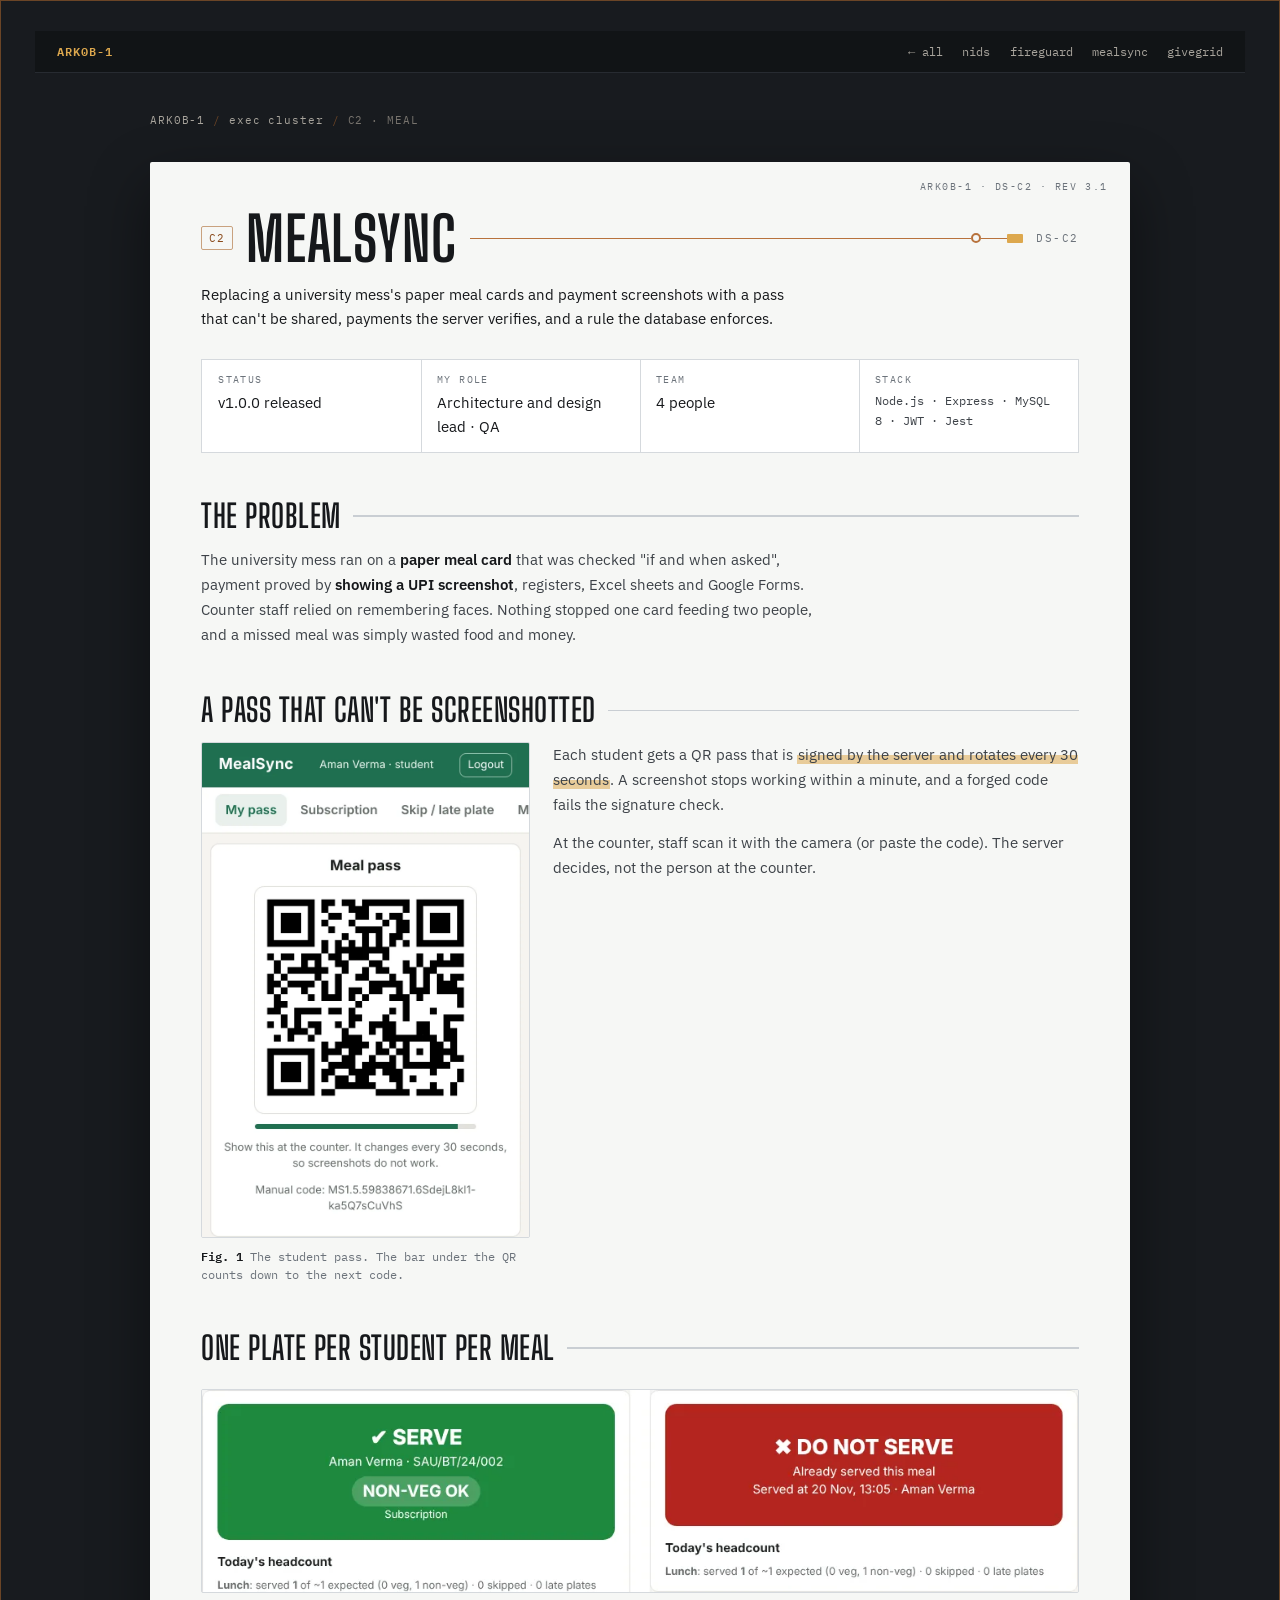
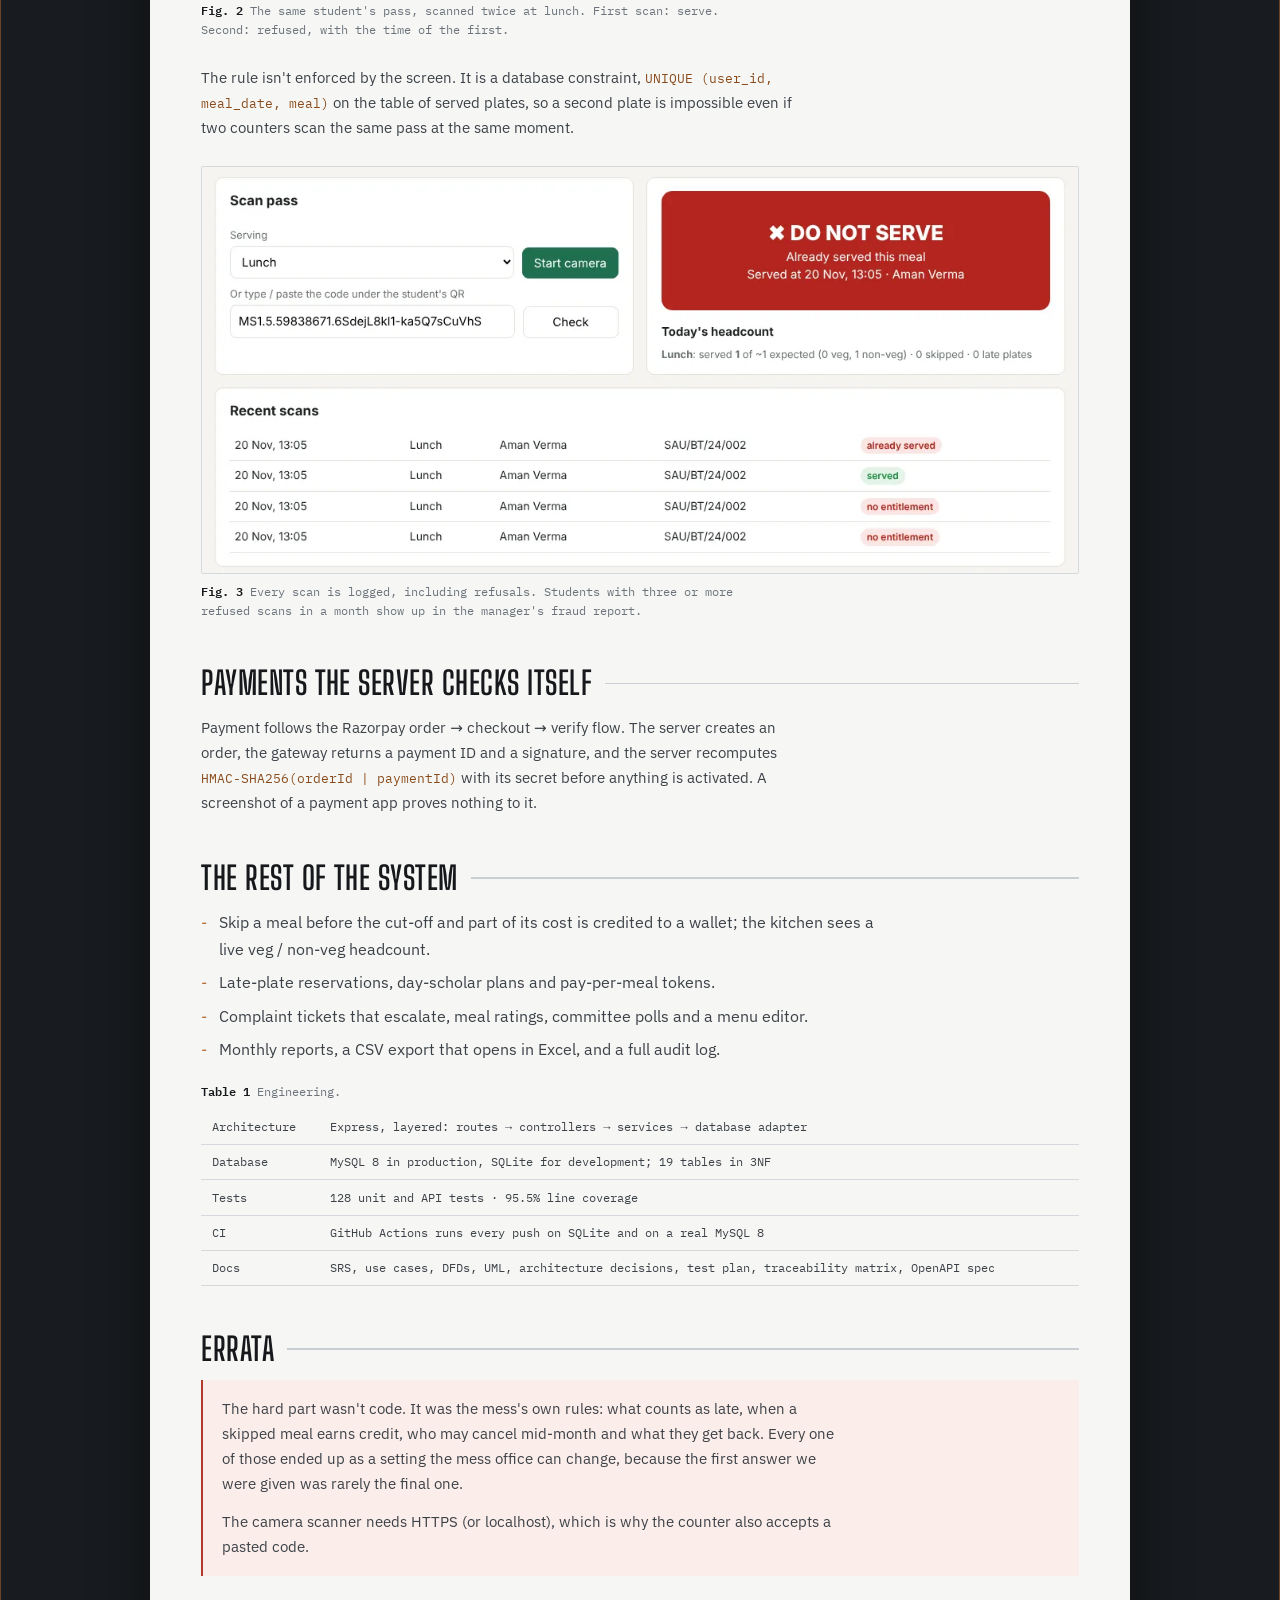
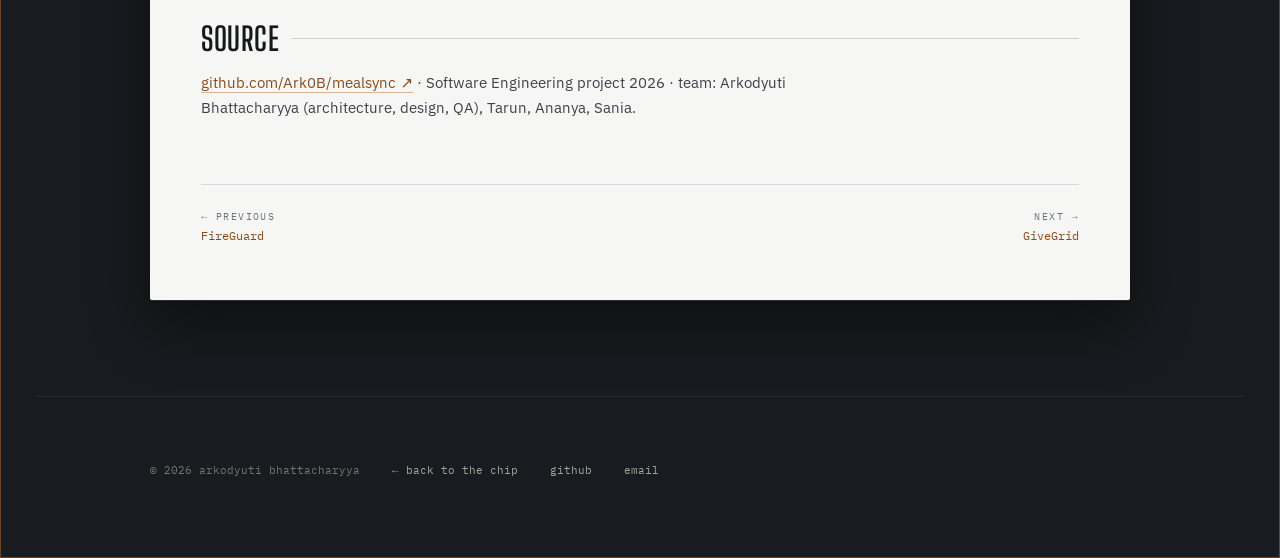
<file: mealsync/index.html>
<!DOCTYPE html>
<html lang="en">
<head>
<meta charset="UTF-8">
<meta name="viewport" content="width=device-width, initial-scale=1.0">
<title>MealSync | case study · Arkodyuti Bhattacharyya</title>
<meta name="description" content="Case study: a university mess management system with rotating signed QR passes, server-verified payments and a database-enforced one-plate-per-meal rule.">
<meta name="author" content="Arkodyuti Bhattacharyya">
<meta name="theme-color" content="#121517">
<link rel="canonical" href="https://ark0b.github.io/Portfolio/mealsync/">
<link rel="icon" href="../assets/favicon.svg" type="image/svg+xml">
<meta property="og:type" content="article">
<meta property="og:site_name" content="Arkodyuti Bhattacharyya">
<meta property="og:title" content="MealSync | case study">
<meta property="og:description" content="Case study: a university mess management system with rotating signed QR passes, server-verified payments and a database-enforced one-plate-per-meal rule.">
<meta property="og:url" content="https://ark0b.github.io/Portfolio/mealsync/">
<meta property="og:image" content="https://ark0b.github.io/Portfolio/assets/og.png">
<meta name="twitter:card" content="summary_large_image">
<meta name="twitter:title" content="MealSync | case study">
<meta name="twitter:description" content="Case study: a university mess management system with rotating signed QR passes, server-verified payments and a database-enforced one-plate-per-meal rule.">
<meta name="twitter:image" content="https://ark0b.github.io/Portfolio/assets/og.png">
<link rel="preload" href="../assets/fonts/big-shoulders-display.woff2" as="font" type="font/woff2" crossorigin>
<link rel="stylesheet" href="../assets/site.css">
<script type="application/ld+json">{"@context": "https://schema.org", "@type": "SoftwareSourceCode", "name": "MealSync", "description": "Case study: a university mess management system with rotating signed QR passes, server-verified payments and a database-enforced one-plate-per-meal rule.", "url": "https://ark0b.github.io/Portfolio/mealsync/", "codeRepository": "https://github.com/Ark0B/mealsync", "author": {"@type": "Person", "name": "Arkodyuti Bhattacharyya", "url": "https://ark0b.github.io/Portfolio/"}, "isPartOf": {"@type": "WebSite", "url": "https://ark0b.github.io/Portfolio/"}}</script>
<script type="application/ld+json">{"@context": "https://schema.org", "@type": "BreadcrumbList", "itemListElement": [{"@type": "ListItem", "position": 1, "name": "Portfolio", "item": "https://ark0b.github.io/Portfolio/"}, {"@type": "ListItem", "position": 2, "name": "Projects", "item": "https://ark0b.github.io/Portfolio/#projects"}, {"@type": "ListItem", "position": 3, "name": "MealSync", "item": "https://ark0b.github.io/Portfolio/mealsync/"}]}</script>
</head>
<body class="paper">
<a class="skip" href="#main">Skip to content</a>
<header class="bar">
  <a class="bar-brand" href="../">ARK0B-1</a>
  <nav class="bar-nav" aria-label="Case studies">
    <a href="../#projects">← all</a>
    <a href="../nids/">nids</a>
    <a href="../fireguard/">fireguard</a>
    <a href="../mealsync/" aria-current="page">mealsync</a>
    <a href="../givegrid/">givegrid</a>
  </nav>
</header>

<main id="main" class="wrap case">
  <nav class="crumbs" aria-label="Breadcrumb"><a href="../">ARK0B-1</a><span aria-hidden="true">/</span><a href="../#projects">exec cluster</a><span aria-hidden="true">/</span>C2 · MEAL</nav>

  <article class="case-sheet">
    <header class="case-head">
      <div class="net">
        <span class="net-ref">C2</span>
        <h1>MealSync</h1>
        <span class="net-wire" aria-hidden="true"><i></i><b class="via"></b><i class="short"></i><b class="pad"></b></span>
        <span class="net-name" aria-hidden="true">DS-C2</span>
      </div>
      <p class="case-lede">Replacing a university mess's paper meal cards and payment screenshots with a pass that can't be shared, payments the server verifies, and a rule the database enforces.</p>
      <dl class="spec">
        <div><dt>Status</dt><dd>v1.0.0 released</dd></div>
        <div><dt>My role</dt><dd>Architecture and design lead · QA</dd></div>
        <div><dt>Team</dt><dd>4 people</dd></div>
        <div><dt>Stack</dt><dd class="mono">Node.js · Express · MySQL 8 · JWT · Jest</dd></div>
      </dl>
    </header>

    <section class="case-sec">
      <h2>The problem</h2>
      <p>The university mess ran on a <b>paper meal card</b> that was checked "if and when asked", payment proved by <b>showing a UPI screenshot</b>, registers, Excel sheets and Google Forms. Counter staff relied on remembering faces. Nothing stopped one card feeding two people, and a missed meal was simply wasted food and money.</p>
    </section>
    <section class="case-sec">
      <h2>A pass that can't be screenshotted</h2>
      <div class="fig-row">
      <figure class="fig ">
        <img src="../assets/img/mealsync-pass.webp" alt="MealSync student meal pass on a phone: a QR code with a countdown bar, a note that it changes every 30 seconds, and today's menu." width="780" height="1180" loading="lazy" decoding="async">
        <figcaption><b>Fig. 1</b> The student pass. The bar under the QR counts down to the next code.</figcaption>
      </figure>
        <div>
          <p>Each student gets a QR pass that is <mark>signed by the server and rotates every 30 seconds</mark>. A screenshot stops working within a minute, and a forged code fails the signature check.</p>
          <p>At the counter, staff scan it with the camera (or paste the code). The server decides, not the person at the counter.</p>
        </div>
      </div>
    </section>
    <section class="case-sec">
      <h2>One plate per student per meal</h2>
      <figure class="fig ">
        <img src="../assets/img/mealsync-serve-refuse.webp" alt="Two scanner results side by side: a green SERVE for Aman Verma at lunch, then a red DO NOT SERVE reading already served this meal." width="1076" height="248" loading="lazy" decoding="async">
        <figcaption><b>Fig. 2</b> The same student's pass, scanned twice at lunch. First scan: serve. Second: refused, with the time of the first.</figcaption>
      </figure>
      <p>The rule isn't enforced by the screen. It is a database constraint, <code>UNIQUE (user_id, meal_date, meal)</code> on the table of served plates, so a second plate is impossible even if two counters scan the same pass at the same moment.</p>
      <figure class="fig ">
        <img src="../assets/img/mealsync-counter.webp" alt="Counter screen with the refusal, today's headcount, and a recent-scans table listing served, already served and no entitlement outcomes." width="1100" height="510" loading="lazy" decoding="async">
        <figcaption><b>Fig. 3</b> Every scan is logged, including refusals. Students with three or more refused scans in a month show up in the manager's fraud report.</figcaption>
      </figure>
    </section>
    <section class="case-sec">
      <h2>Payments the server checks itself</h2>
      <p>Payment follows the Razorpay order → checkout → verify flow. The server creates an order, the gateway returns a payment ID and a signature, and the server recomputes <code>HMAC-SHA256(orderId | paymentId)</code> with its secret before anything is activated. A screenshot of a payment app proves nothing to it.</p>
    </section>
    <section class="case-sec">
      <h2>The rest of the system</h2>
      <ul class="bul">
        <li>Skip a meal before the cut-off and part of its cost is credited to a wallet; the kitchen sees a live veg / non-veg headcount.</li>
        <li>Late-plate reservations, day-scholar plans and pay-per-meal tokens.</li>
        <li>Complaint tickets that escalate, meal ratings, committee polls and a menu editor.</li>
        <li>Monthly reports, a CSV export that opens in Excel, and a full audit log.</li>
      </ul>
      <div class="dtab-wrap"><table class="dtab">
        <caption><b>Table 1</b> Engineering.</caption>
        <tbody>
          <tr><td>Architecture</td><td>Express, layered: routes → controllers → services → database adapter</td></tr>
          <tr><td>Database</td><td>MySQL 8 in production, SQLite for development; 19 tables in 3NF</td></tr>
          <tr><td>Tests</td><td>128 unit and API tests · 95.5% line coverage</td></tr>
          <tr><td>CI</td><td>GitHub Actions runs every push on SQLite and on a real MySQL 8</td></tr>
          <tr><td>Docs</td><td>SRS, use cases, DFDs, UML, architecture decisions, test plan, traceability matrix, OpenAPI spec</td></tr>
        </tbody>
      </table></div>
    </section>
    <section class="case-sec">
      <h2>Errata</h2>
      <div class="errata-box">
        <p>The hard part wasn't code. It was the mess's own rules: what counts as late, when a skipped meal earns credit, who may cancel mid-month and what they get back. Every one of those ended up as a setting the mess office can change, because the first answer we were given was rarely the final one.</p>
        <p>The camera scanner needs HTTPS (or localhost), which is why the counter also accepts a pasted code.</p>
      </div>
    </section>
    <section class="case-sec">
      <h2>Source</h2>
      <p><a href="https://github.com/Ark0B/mealsync" target="_blank" rel="noopener">github.com/Ark0B/mealsync ↗</a> · Software Engineering project 2026 · team: Arkodyuti Bhattacharyya (architecture, design, QA), Tarun, Ananya, Sania.</p>
    </section>
    <nav class="case-nav" aria-label="More case studies">
      <a href="../fireguard/"><span>← PREVIOUS</span>FireGuard</a>
      <a class="next" href="../givegrid/"><span>NEXT →</span>GiveGrid</a>
    </nav>
  </article>
</main>

<footer class="case-foot">
  <div class="wrap">
    <div class="colophon">
      <span>© 2026 arkodyuti bhattacharyya</span>
      <a href="../">← back to the chip</a>
      <a href="https://github.com/ark0b" rel="me">github</a>
      <a href="mailto:adb.return.human@gmail.com">email</a>
    </div>
  </div>
</footer>
</body>
</html>
</file>
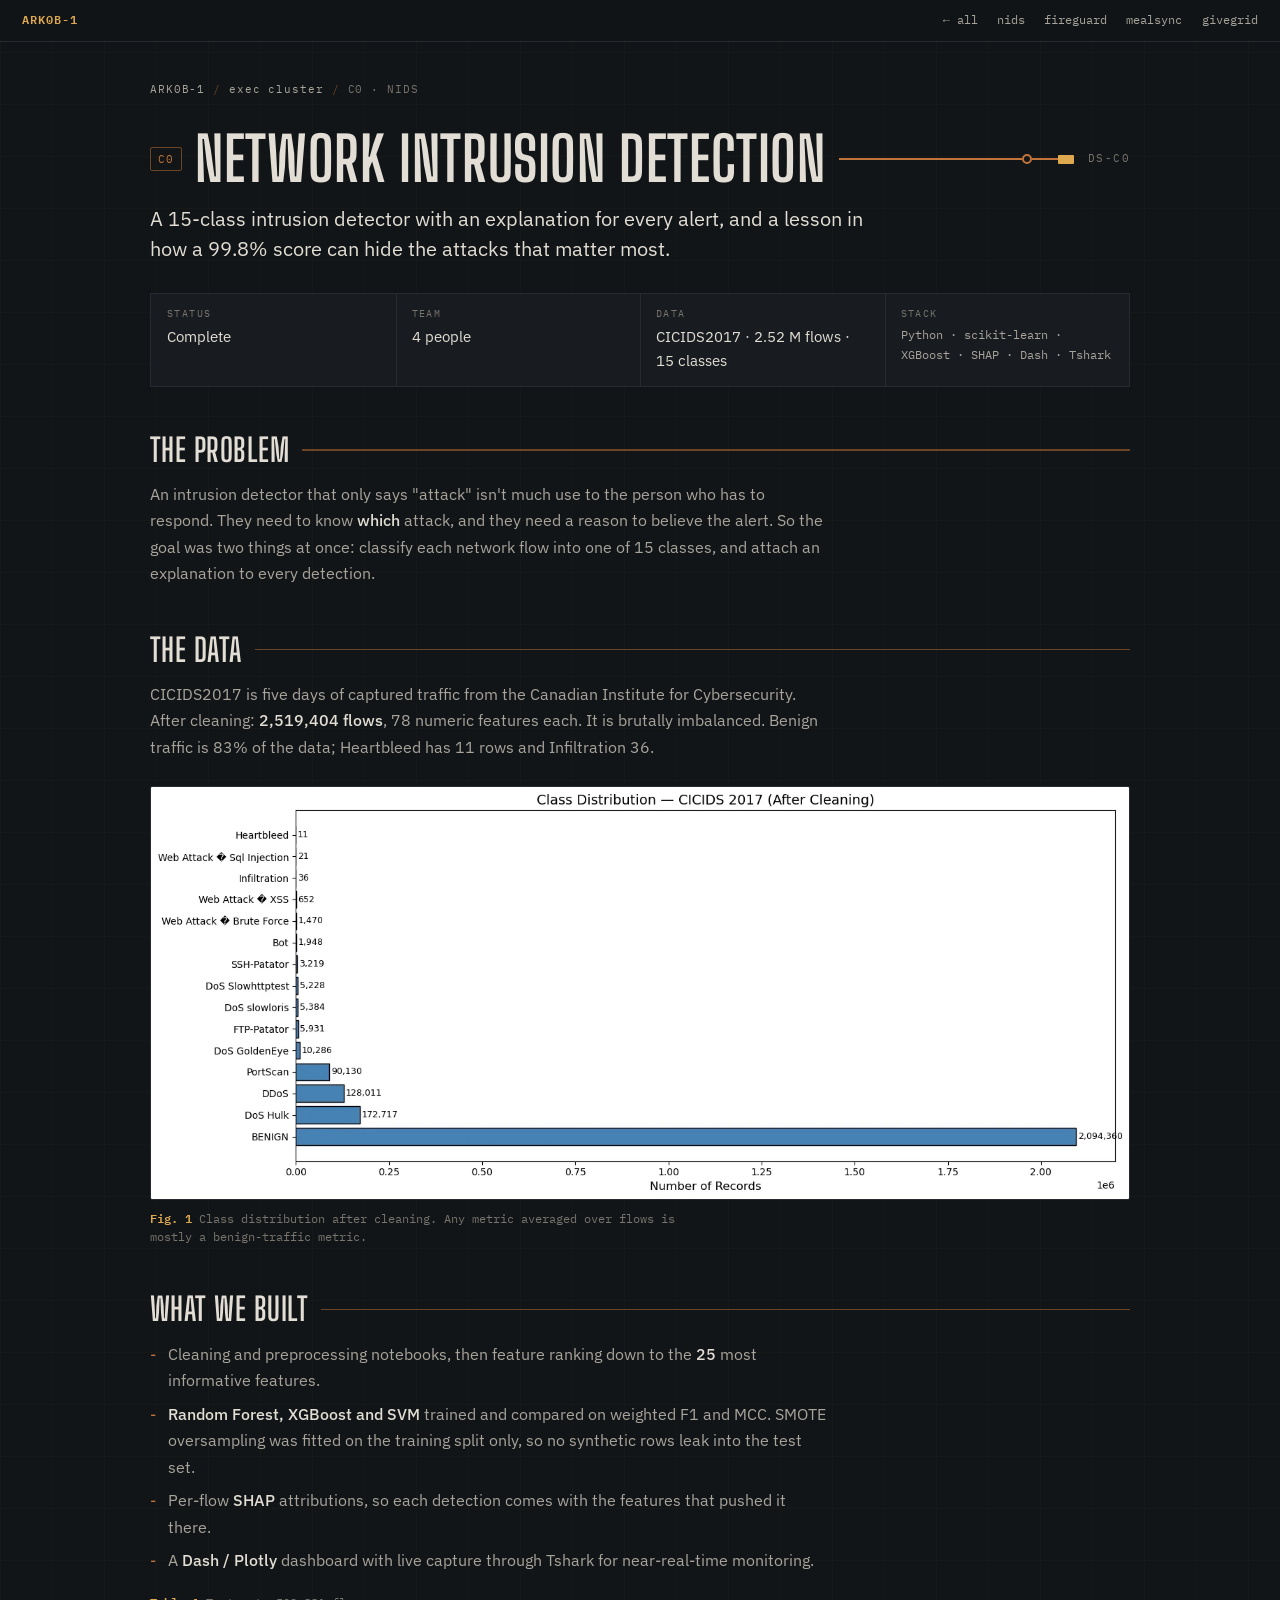
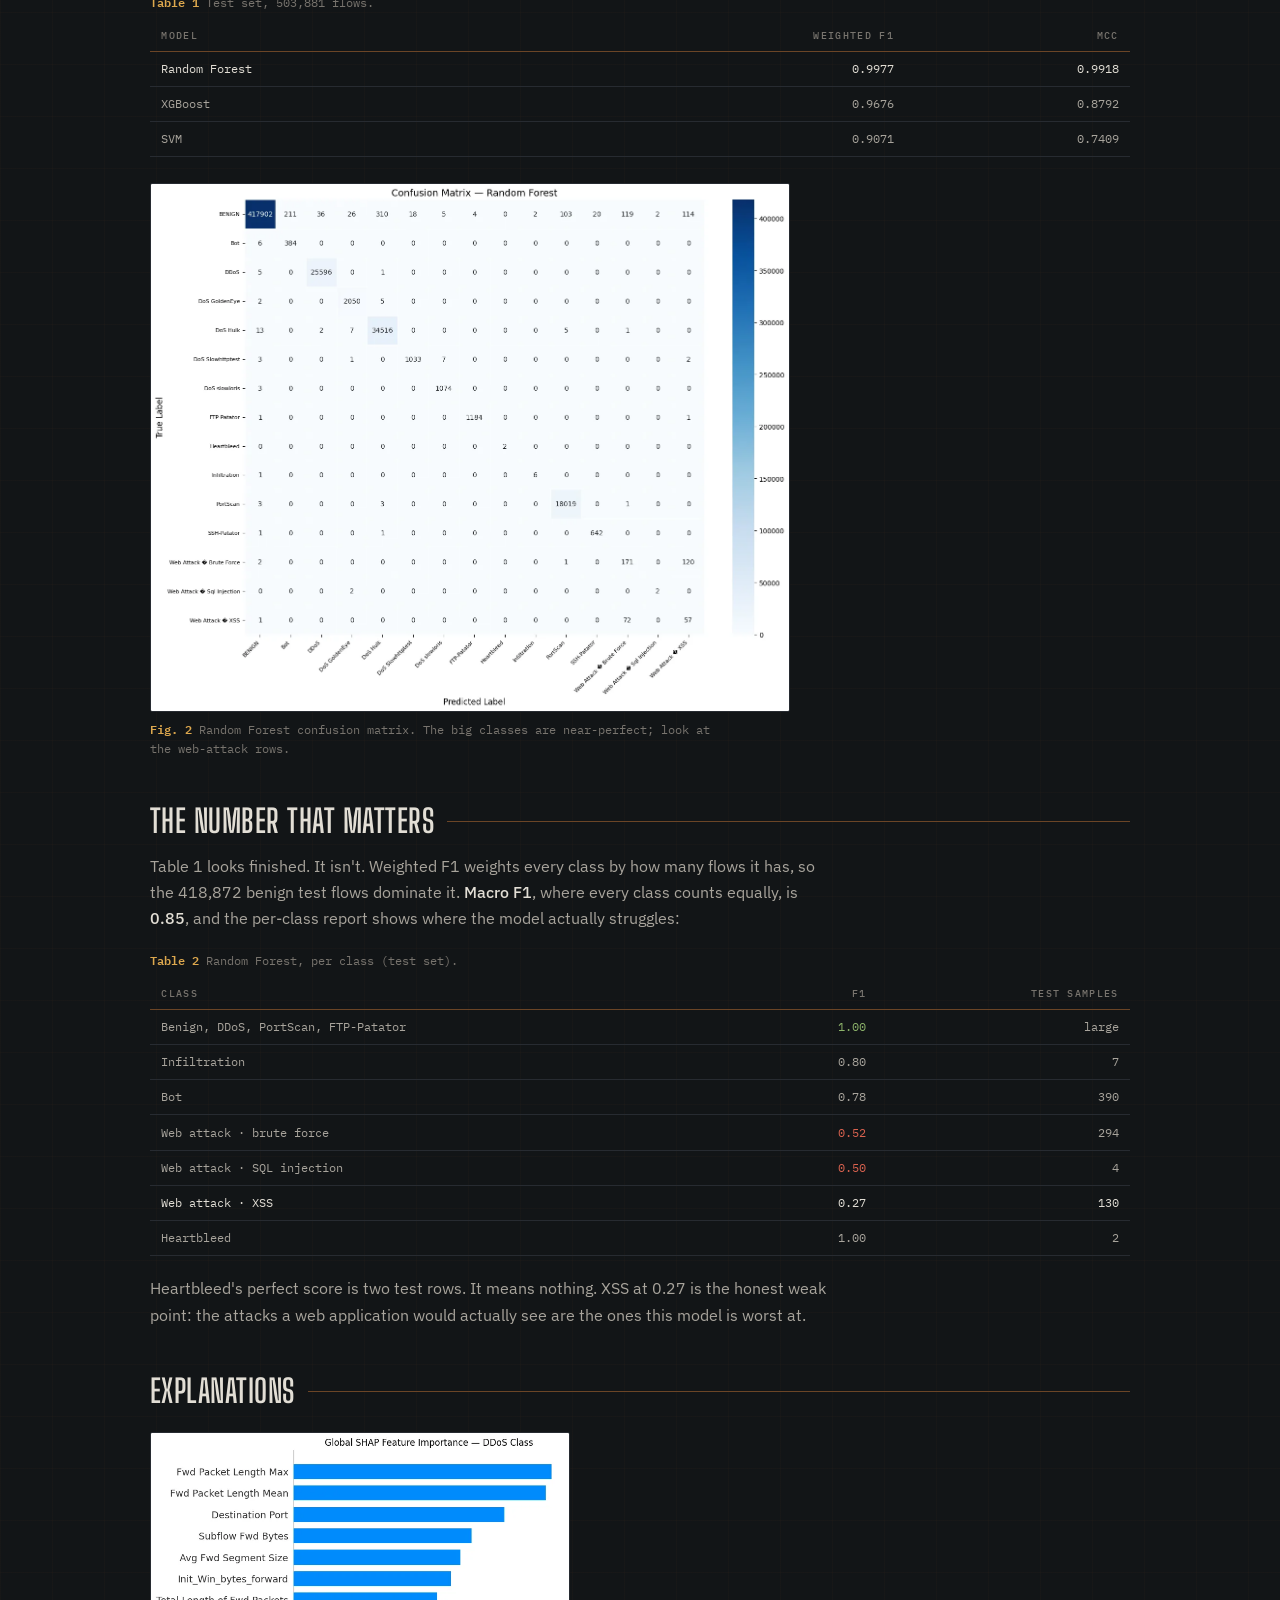
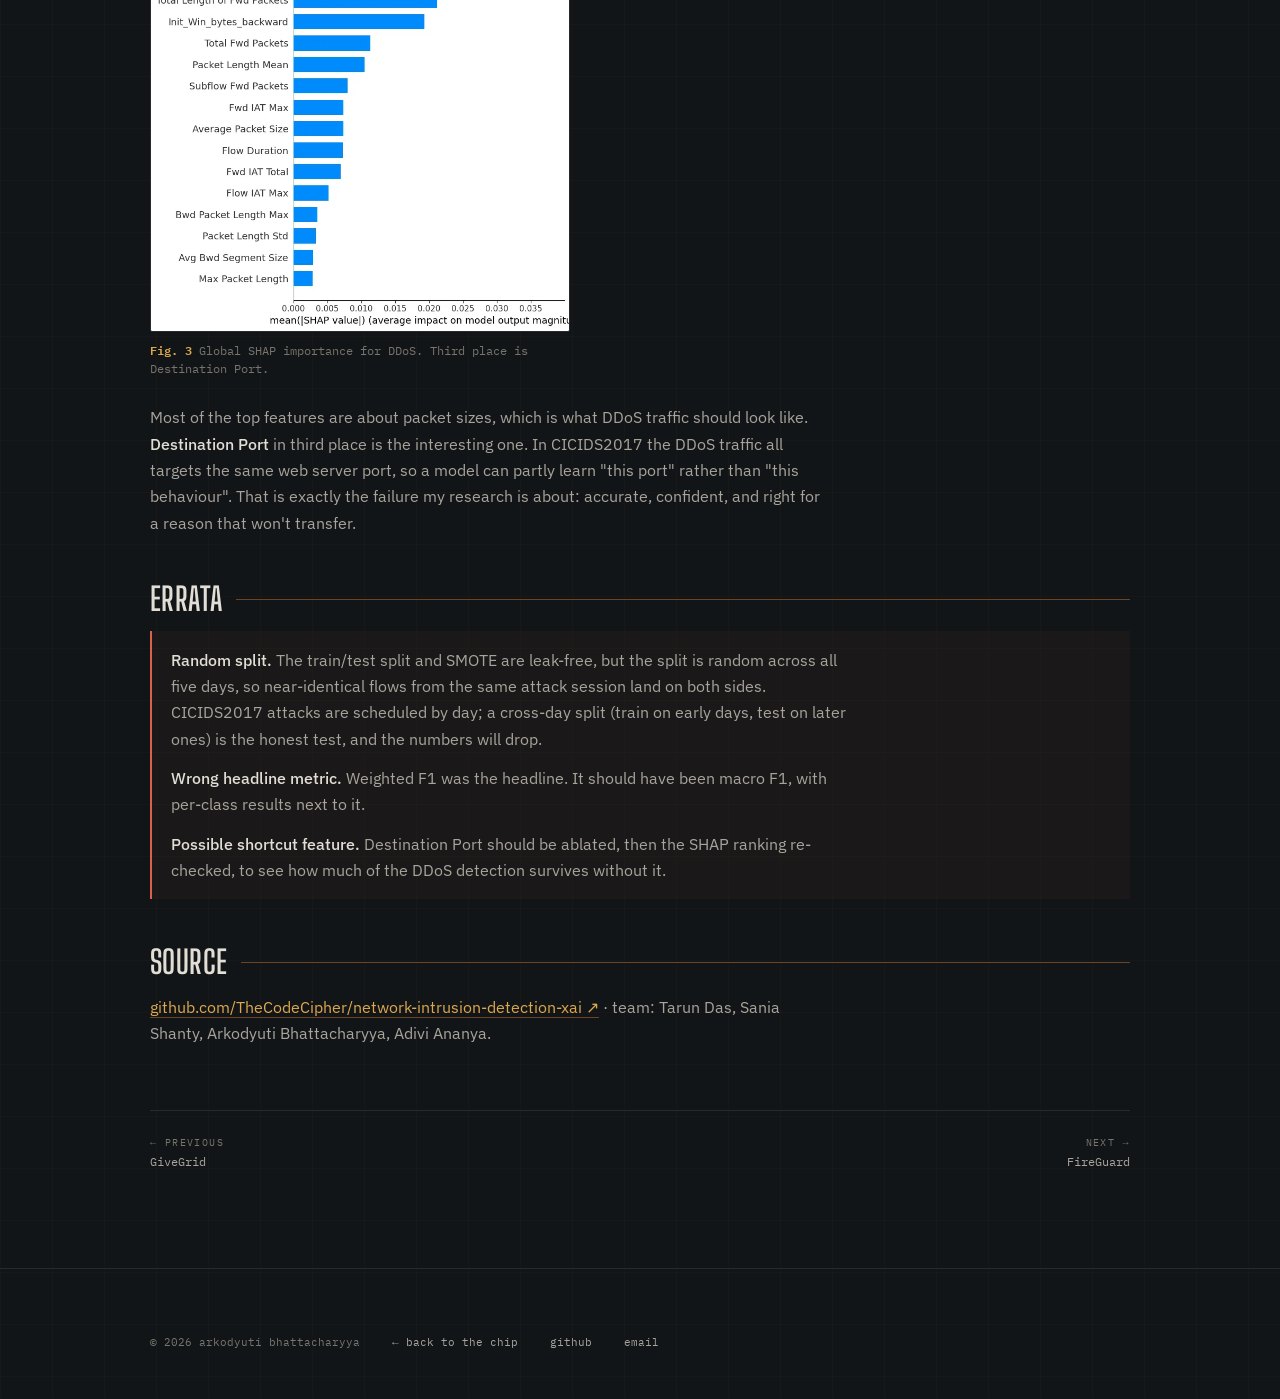
<file: nids/index.html>
<!DOCTYPE html>
<html lang="en">
<head>
<meta charset="UTF-8">
<meta name="viewport" content="width=device-width, initial-scale=1.0">
<title>Network Intrusion Detection System | case study · Arkodyuti Bhattacharyya</title>
<meta name="description" content="Case study: a 15-class network intrusion detector on CICIDS2017 with SHAP explanations, and why its 99.8% weighted F1 hides an XSS F1 of 0.27.">
<meta name="author" content="Arkodyuti Bhattacharyya">
<meta name="theme-color" content="#121517">
<link rel="canonical" href="https://ark0b.github.io/Portfolio/nids/">
<link rel="icon" href="../assets/favicon.svg" type="image/svg+xml">
<meta property="og:type" content="article">
<meta property="og:site_name" content="Arkodyuti Bhattacharyya">
<meta property="og:title" content="Network Intrusion Detection System | case study">
<meta property="og:description" content="Case study: a 15-class network intrusion detector on CICIDS2017 with SHAP explanations, and why its 99.8% weighted F1 hides an XSS F1 of 0.27.">
<meta property="og:url" content="https://ark0b.github.io/Portfolio/nids/">
<meta property="og:image" content="https://ark0b.github.io/Portfolio/assets/og.png">
<meta name="twitter:card" content="summary_large_image">
<meta name="twitter:title" content="Network Intrusion Detection System | case study">
<meta name="twitter:description" content="Case study: a 15-class network intrusion detector on CICIDS2017 with SHAP explanations, and why its 99.8% weighted F1 hides an XSS F1 of 0.27.">
<meta name="twitter:image" content="https://ark0b.github.io/Portfolio/assets/og.png">
<link rel="preload" href="../assets/fonts/big-shoulders-display.woff2" as="font" type="font/woff2" crossorigin>
<link rel="stylesheet" href="../assets/site.css">
<script type="application/ld+json">{"@context": "https://schema.org", "@type": "SoftwareSourceCode", "name": "Network Intrusion Detection System", "description": "Case study: a 15-class network intrusion detector on CICIDS2017 with SHAP explanations, and why its 99.8% weighted F1 hides an XSS F1 of 0.27.", "url": "https://ark0b.github.io/Portfolio/nids/", "codeRepository": "https://github.com/TheCodeCipher/network-intrusion-detection-xai", "author": {"@type": "Person", "name": "Arkodyuti Bhattacharyya", "url": "https://ark0b.github.io/Portfolio/"}, "isPartOf": {"@type": "WebSite", "url": "https://ark0b.github.io/Portfolio/"}}</script>
<script type="application/ld+json">{"@context": "https://schema.org", "@type": "BreadcrumbList", "itemListElement": [{"@type": "ListItem", "position": 1, "name": "Portfolio", "item": "https://ark0b.github.io/Portfolio/"}, {"@type": "ListItem", "position": 2, "name": "Projects", "item": "https://ark0b.github.io/Portfolio/#projects"}, {"@type": "ListItem", "position": 3, "name": "Network Intrusion Detection System", "item": "https://ark0b.github.io/Portfolio/nids/"}]}</script>
</head>
<body>
<a class="skip" href="#main">Skip to content</a>
<header class="bar">
  <a class="bar-brand" href="../">ARK0B-1</a>
  <nav class="bar-nav" aria-label="Case studies">
    <a href="../#projects">← all</a>
    <a href="../nids/" aria-current="page">nids</a>
    <a href="../fireguard/">fireguard</a>
    <a href="../mealsync/">mealsync</a>
    <a href="../givegrid/">givegrid</a>
  </nav>
</header>

<main id="main" class="wrap case">
  <nav class="crumbs" aria-label="Breadcrumb"><a href="../">ARK0B-1</a><span aria-hidden="true">/</span><a href="../#projects">exec cluster</a><span aria-hidden="true">/</span>C0 · NIDS</nav>

  <article class="case-sheet">
    <header class="case-head">
      <div class="net">
        <span class="net-ref">C0</span>
        <h1>Network Intrusion Detection</h1>
        <span class="net-wire" aria-hidden="true"><i></i><b class="via"></b><i class="short"></i><b class="pad"></b></span>
        <span class="net-name" aria-hidden="true">DS-C0</span>
      </div>
      <p class="case-lede">A 15-class intrusion detector with an explanation for every alert, and a lesson in how a 99.8% score can hide the attacks that matter most.</p>
      <dl class="spec">
        <div><dt>Status</dt><dd>Complete</dd></div>
        <div><dt>Team</dt><dd>4 people</dd></div>
        <div><dt>Data</dt><dd>CICIDS2017 · 2.52 M flows · 15 classes</dd></div>
        <div><dt>Stack</dt><dd class="mono">Python · scikit-learn · XGBoost · SHAP · Dash · Tshark</dd></div>
      </dl>
    </header>

    <section class="case-sec">
      <h2>The problem</h2>
      <p>An intrusion detector that only says "attack" isn't much use to the person who has to respond. They need to know <b>which</b> attack, and they need a reason to believe the alert. So the goal was two things at once: classify each network flow into one of 15 classes, and attach an explanation to every detection.</p>
    </section>
    <section class="case-sec">
      <h2>The data</h2>
      <p>CICIDS2017 is five days of captured traffic from the Canadian Institute for Cybersecurity. After cleaning: <b>2,519,404 flows</b>, 78 numeric features each. It is brutally imbalanced. Benign traffic is 83% of the data; Heartbleed has 11 rows and Infiltration 36.</p>
      <figure class="fig ">
        <img src="../assets/img/nids-class-distribution.webp" alt="Horizontal bar chart of class counts in CICIDS2017. Benign dominates at about 2.1 million flows; Heartbleed, SQL injection and Infiltration have only dozens." width="1400" height="590" loading="lazy" decoding="async">
        <figcaption><b>Fig. 1</b> Class distribution after cleaning. Any metric averaged over flows is mostly a benign-traffic metric.</figcaption>
      </figure>
    </section>
    <section class="case-sec">
      <h2>What we built</h2>
      <ul class="bul">
        <li>Cleaning and preprocessing notebooks, then feature ranking down to the <b>25</b> most informative features.</li>
        <li><b>Random Forest, XGBoost and SVM</b> trained and compared on weighted F1 and MCC. SMOTE oversampling was fitted on the training split only, so no synthetic rows leak into the test set.</li>
        <li>Per-flow <b>SHAP</b> attributions, so each detection comes with the features that pushed it there.</li>
        <li>A <b>Dash / Plotly</b> dashboard with live capture through Tshark for near-real-time monitoring.</li>
      </ul>
      <div class="dtab-wrap"><table class="dtab">
        <caption><b>Table 1</b> Test set, 503,881 flows.</caption>
        <thead><tr><th>Model</th><th class="n">Weighted F1</th><th class="n">MCC</th></tr></thead>
        <tbody>
          <tr class="hl"><td>Random Forest</td><td class="n">0.9977</td><td class="n">0.9918</td></tr>
          <tr><td>XGBoost</td><td class="n">0.9676</td><td class="n">0.8792</td></tr>
          <tr><td>SVM</td><td class="n">0.9071</td><td class="n">0.7409</td></tr>
        </tbody>
      </table></div>
      <figure class="fig mid">
        <img src="../assets/img/nids-confusion-matrix.webp" alt="Confusion matrix of the Random Forest over 15 classes. The diagonal is strong for high-volume classes; web attack classes show visible confusion." width="1319" height="1089" loading="lazy" decoding="async">
        <figcaption><b>Fig. 2</b> Random Forest confusion matrix. The big classes are near-perfect; look at the web-attack rows.</figcaption>
      </figure>
    </section>
    <section class="case-sec">
      <h2>The number that matters</h2>
      <p>Table 1 looks finished. It isn't. Weighted F1 weights every class by how many flows it has, so the 418,872 benign test flows dominate it. <b>Macro F1</b>, where every class counts equally, is <b>0.85</b>, and the per-class report shows where the model actually struggles:</p>
      <div class="dtab-wrap"><table class="dtab">
        <caption><b>Table 2</b> Random Forest, per class (test set).</caption>
        <thead><tr><th>Class</th><th class="n">F1</th><th class="n">Test samples</th></tr></thead>
        <tbody>
          <tr><td>Benign, DDoS, PortScan, FTP-Patator</td><td class="n good">1.00</td><td class="n">large</td></tr>
          <tr><td>Infiltration</td><td class="n">0.80</td><td class="n">7</td></tr>
          <tr><td>Bot</td><td class="n">0.78</td><td class="n">390</td></tr>
          <tr><td>Web attack · brute force</td><td class="n bad">0.52</td><td class="n">294</td></tr>
          <tr><td>Web attack · SQL injection</td><td class="n bad">0.50</td><td class="n">4</td></tr>
          <tr class="hl"><td>Web attack · XSS</td><td class="n bad">0.27</td><td class="n">130</td></tr>
          <tr><td>Heartbleed</td><td class="n">1.00</td><td class="n">2</td></tr>
        </tbody>
      </table></div>
      <p>Heartbleed's perfect score is two test rows. It means nothing. XSS at 0.27 is the honest weak point: the attacks a web application would actually see are the ones this model is worst at.</p>
    </section>
    <section class="case-sec">
      <h2>Explanations</h2>
      <figure class="fig narrow">
        <img src="../assets/img/nids-shap-ddos.webp" alt="SHAP global importance bar chart for the DDoS class. Top features are forward packet length max and mean, then destination port." width="789" height="940" loading="lazy" decoding="async">
        <figcaption><b>Fig. 3</b> Global SHAP importance for DDoS. Third place is Destination Port.</figcaption>
      </figure>
      <p>Most of the top features are about packet sizes, which is what DDoS traffic should look like. <b>Destination Port</b> in third place is the interesting one. In CICIDS2017 the DDoS traffic all targets the same web server port, so a model can partly learn "this port" rather than "this behaviour". That is exactly the failure my research is about: accurate, confident, and right for a reason that won't transfer.</p>
    </section>
    <section class="case-sec">
      <h2>Errata</h2>
      <div class="errata-box">
        <p><b>Random split.</b> The train/test split and SMOTE are leak-free, but the split is random across all five days, so near-identical flows from the same attack session land on both sides. CICIDS2017 attacks are scheduled by day; a cross-day split (train on early days, test on later ones) is the honest test, and the numbers will drop.</p>
        <p><b>Wrong headline metric.</b> Weighted F1 was the headline. It should have been macro F1, with per-class results next to it.</p>
        <p><b>Possible shortcut feature.</b> Destination Port should be ablated, then the SHAP ranking re-checked, to see how much of the DDoS detection survives without it.</p>
      </div>
    </section>
    <section class="case-sec">
      <h2>Source</h2>
      <p><a href="https://github.com/TheCodeCipher/network-intrusion-detection-xai" target="_blank" rel="noopener">github.com/TheCodeCipher/network-intrusion-detection-xai ↗</a> · team: Tarun Das, Sania Shanty, Arkodyuti Bhattacharyya, Adivi Ananya.</p>
    </section>
    <nav class="case-nav" aria-label="More case studies">
      <a href="../givegrid/"><span>← PREVIOUS</span>GiveGrid</a>
      <a class="next" href="../fireguard/"><span>NEXT →</span>FireGuard</a>
    </nav>
  </article>
</main>

<footer class="case-foot">
  <div class="wrap">
    <div class="colophon">
      <span>© 2026 arkodyuti bhattacharyya</span>
      <a href="../">← back to the chip</a>
      <a href="https://github.com/ark0b" rel="me">github</a>
      <a href="mailto:adb.return.human@gmail.com">email</a>
    </div>
  </div>
</footer>
</body>
</html>
</file>
<file: assets/site.css>
/* ARK0B-1 portfolio stylesheet
   Sections: fonts · tokens · base · top bar · layout · hero · die map ·
   projects · research · pipeline · skills · boot log · contact · footer · responsive */

/* ── FONTS (self-hosted, latin subset) ── */
@font-face {
  font-family: "Big Shoulders Display";
  src: url("fonts/big-shoulders-display.woff2") format("woff2");
  font-weight: 100 900;
  font-display: swap;
}
@font-face { font-family: "IBM Plex Sans"; src: url("fonts/plex-sans-400.woff2") format("woff2"); font-weight: 400; font-display: swap; }
@font-face { font-family: "IBM Plex Sans"; src: url("fonts/plex-sans-500.woff2") format("woff2"); font-weight: 500; font-display: swap; }
@font-face { font-family: "IBM Plex Sans"; src: url("fonts/plex-sans-600.woff2") format("woff2"); font-weight: 600; font-display: swap; }
@font-face { font-family: "IBM Plex Mono"; src: url("fonts/plex-mono-400.woff2") format("woff2"); font-weight: 400; font-display: swap; }
@font-face { font-family: "IBM Plex Mono"; src: url("fonts/plex-mono-500.woff2") format("woff2"); font-weight: 500; font-display: swap; }
@font-face { font-family: "IBM Plex Mono"; src: url("fonts/plex-mono-600.woff2") format("woff2"); font-weight: 600; font-display: swap; }

/* ── TOKENS ── */
:root {
  --bg:          #121517;
  --panel:       #181B1F;
  --raised:      #1D2025;
  --raised-hi:   #242830;
  --copper:      #C2743A;
  --copper-dim:  #6B4526;
  --gold:        #DDA84E;
  --silver:      #9BA2A9;
  --text:        #E2DED5;
  --text-dim:    #A8A49C;
  --text-faint:  #78746E;
  --warn:        #D9624F;
  --pass:        #8DB36A;
  --rule:        #272B31;

  --bar-h: 2.6rem;

  --f-display: "Big Shoulders Display", "Arial Narrow", sans-serif;
  --f-body:    "IBM Plex Sans", system-ui, sans-serif;
  --f-mono:    "IBM Plex Mono", ui-monospace, monospace;

  color-scheme: dark;
}

/* ── BASE ── */
*, *::before, *::after { margin: 0; padding: 0; box-sizing: border-box; }

html {
  scroll-behavior: smooth;
  /* anchored sections land below the sticky bar instead of under it */
  scroll-padding-top: calc(var(--bar-h) + 1rem);
}

body {
  background: var(--bg);
  background-image:
    linear-gradient(rgba(194,116,58,.03) 1px, transparent 1px),
    linear-gradient(90deg, rgba(194,116,58,.03) 1px, transparent 1px);
  background-size: 52px 52px;
  color: var(--text);
  font-family: var(--f-body);
  font-size: 16px;
  line-height: 1.65;
  -webkit-font-smoothing: antialiased;
  text-rendering: optimizeLegibility;
  overflow-x: hidden;
}

::selection { background: var(--gold); color: #121517; }

a {
  color: var(--gold);
  text-decoration: none;
  border-bottom: 1px solid var(--copper-dim);
  transition: color .15s, border-color .15s;
}
a:hover { color: #fff; border-bottom-color: var(--gold); }

:focus-visible {
  outline: 2px solid var(--gold);
  outline-offset: 3px;
  border-radius: 2px;
}

ul[class], ol[class] { list-style: none; }

.skip {
  position: absolute;
  left: 1rem;
  top: -3rem;
  z-index: 200;
  background: var(--gold);
  color: #121517;
  padding: .4rem .8rem;
  font-family: var(--f-mono);
  font-size: 12px;
  border: none;
}
.skip:focus { top: .5rem; color: #121517; }

.visually-hidden {
  position: absolute !important;
  width: 1px; height: 1px;
  overflow: hidden;
  clip: rect(0 0 0 0);
  white-space: nowrap;
}

/* ── TOP BAR ── */
.bar {
  position: sticky;
  top: 0;
  z-index: 90;
  height: var(--bar-h);
  display: flex;
  align-items: center;
  gap: 1.4rem;
  padding: 0 1.4rem;
  background: rgba(18,21,23,.94);
  backdrop-filter: blur(8px);
  -webkit-backdrop-filter: blur(8px);
  border-bottom: 1px solid var(--rule);
  font-family: var(--f-mono);
  font-size: 12px;
  color: var(--text-dim);
  white-space: nowrap;
}
.bar-brand {
  color: var(--gold);
  font-weight: 600;
  letter-spacing: .08em;
  border: none;
  flex-shrink: 0;
}
.bar-brand:hover { color: #fff; }

.bar-nav {
  margin-left: auto;
  display: flex;
  gap: 1.2rem;
  overflow-x: auto;
  scrollbar-width: none;
}
.bar-nav::-webkit-scrollbar { display: none; }
.bar-nav a { border: none; color: var(--text-dim); padding: .35rem 0; }
.bar-nav a:hover,
.bar-nav a[aria-current="true"] { color: var(--gold); }

/* ── LAYOUT ── */
.wrap {
  max-width: 1240px;
  margin: 0 auto;
  padding: 0 1.5rem;
}

section { padding: 4.5rem 0 1.5rem; }

.sect-label {
  font-family: var(--f-mono);
  font-size: 11px;
  letter-spacing: .18em;
  color: var(--copper);
  text-transform: uppercase;
  display: flex;
  align-items: center;
  gap: .9rem;
  margin-bottom: .8rem;
}
.sect-label::after {
  content: "";
  height: 1px;
  flex: 0 0 3.5rem;
  background: var(--copper-dim);
}

h2 {
  font-family: var(--f-display);
  font-size: clamp(2.1rem, 4.2vw, 3.4rem);
  font-weight: 640;
  letter-spacing: .015em;
  line-height: .95;
  text-transform: uppercase;
  color: var(--text);
  margin-bottom: .65rem;
}

.sect-sub {
  color: var(--text-dim);
  max-width: 62ch;
  margin-bottom: 2rem;
  font-size: .97rem;
}
.sect-sub b { color: var(--text); font-weight: 500; }

/* ── HERO ── */
.hero { padding: 3.5rem 0 2.5rem; }

.hero-grid {
  display: grid;
  grid-template-columns: minmax(290px, 5fr) minmax(400px, 7fr);
  gap: 3rem;
  align-items: center;
}
.hero-grid > * { min-width: 0; }

.hero-eyebrow {
  font-family: var(--f-mono);
  font-size: 11px;
  color: var(--text-faint);
  letter-spacing: .12em;
  margin-bottom: 1.4rem;
}
.hero-eyebrow .rev { color: var(--copper); }

h1 {
  font-family: var(--f-display);
  font-size: clamp(2.6rem, 7.4vw, 6rem);
  font-weight: 700;
  line-height: .91;
  letter-spacing: .01em;
  text-transform: uppercase;
  hyphens: manual;
  overflow-wrap: break-word;
}
h1 .accent { color: var(--gold); }

.hero-spec {
  display: grid;
  grid-template-columns: max-content 1fr;
  gap: 0 1rem;
  font-family: var(--f-mono);
  font-size: 12.5px;
  color: var(--text-dim);
  margin: 1.3rem 0 1.5rem;
  line-height: 1.95;
}
.hero-spec dt { color: var(--text-faint); }

.hero-brief {
  max-width: 46ch;
  color: var(--text-dim);
  font-size: .97rem;
}
.hero-brief b { color: var(--text); font-weight: 500; }
.hero-brief + .hero-brief { margin-top: .7rem; }

.hero-cta {
  display: flex;
  flex-wrap: wrap;
  gap: .85rem;
  margin-top: 1.9rem;
}

.btn {
  font-family: var(--f-mono);
  font-size: 12.5px;
  letter-spacing: .05em;
  padding: .6rem 1.15rem;
  border: 1px solid var(--copper);
  color: var(--gold);
  background: transparent;
  border-radius: 2px;
  transition: background .15s, color .15s, border-color .15s;
}
.btn:hover { background: var(--gold); color: #121517; border-color: var(--gold); }
.btn.solid { background: var(--gold); color: #121517; border-color: var(--gold); font-weight: 600; }
.btn.solid:hover { background: #fff; border-color: #fff; }

/* ── DIE MAP (hero SVG) ── */
.die-wrap svg {
  display: block;
  width: 100%;
  height: auto;
}

.die-caption {
  font-family: var(--f-mono);
  font-size: 11px;
  color: var(--text-faint);
  margin-top: .65rem;
  display: flex;
  justify-content: space-between;
  gap: 1rem;
  flex-wrap: wrap;
}
#dieReadout { color: var(--gold); min-height: 1.2em; }

.blk .body {
  fill: var(--raised);
  stroke: var(--copper-dim);
  stroke-width: 1;
  transition: fill .15s, stroke .15s;
}
.blk text { fill: var(--text-dim); font-family: var(--f-mono); }
.blk .lbl { font-size: 10.5px; letter-spacing: .14em; fill: var(--text); }
.blk .sub { font-size: 8px; letter-spacing: .09em; fill: var(--text-faint); }

/* SVG <a> elements: no text underline, own focus ring */
svg a { border: none; outline: none; }
a.blk:hover .body,
a.blk:focus-visible .body { fill: var(--raised-hi); stroke: var(--gold); }
a.blk:hover .lbl,
a.blk:focus-visible .lbl { fill: var(--gold); }

.die-core rect { fill: #1E2328; stroke: var(--copper-dim); stroke-width: .8; transition: fill .15s, stroke .15s; }
.die-core text { font-family: var(--f-mono); font-size: 8px; fill: var(--text-dim); letter-spacing: .07em; }
.die-core .cid { font-size: 11px; fill: var(--text); font-weight: 500; }
.die-core .cname { font-size: 8.5px; fill: var(--text-faint); letter-spacing: .12em; }
.die-core .cflag { font-size: 6.5px; fill: var(--warn); letter-spacing: .1em; }
.die-core .cflag.idle { fill: var(--text-faint); }
.die-core:hover rect,
.die-core:focus-visible rect { stroke: var(--gold); fill: var(--raised-hi); }
.die-core:hover text,
.die-core:focus-visible text { fill: var(--gold); }
.die-core.sel rect { stroke: var(--gold); fill: #261F11; }
.die-core.sel text { fill: var(--gold); }

.trace { stroke: var(--copper-dim); stroke-width: 1; fill: none; }
.pulse {
  stroke: var(--gold);
  stroke-width: 1.2;
  fill: none;
  stroke-dasharray: 6 140;
  stroke-linecap: round;
  animation: flow 5.5s linear infinite;
  opacity: .8;
}
@keyframes flow { to { stroke-dashoffset: -146; } }

.pin-line { stroke: var(--silver); stroke-width: 2.2; }
.silkref { font-family: var(--f-mono); font-size: 7px; fill: var(--text-faint); letter-spacing: .06em; }
.die-edge { fill: none; stroke: var(--copper); stroke-width: 1.2; }
.die-fill { fill: #15181C; }
.die-grid line { stroke: rgba(194,116,58,.05); stroke-width: 1; }
.rtc-txt { font-family: var(--f-mono); font-size: 12px; fill: var(--gold); letter-spacing: .08em; }

@media (prefers-reduced-motion: no-preference) {
  .blk, .die-core { animation: pwr .4s ease both; }
}
@keyframes pwr { from { opacity: 0; } to { opacity: 1; } }

/* ── PROJECTS ──
   Default (narrow screens, no JS): every project is a full card, stacked.
   Wide screens with JS: .is-tabbed turns it into list + single readout. */
.exec-grid { display: block; }
.core-list-wrap { display: none; }

.proj-stack { display: grid; gap: 1.1rem; }

.is-tabbed .exec-grid {
  display: grid;
  grid-template-columns: minmax(250px, 4fr) minmax(0, 8fr);
  gap: 1.1rem;
  align-items: start;
}
.is-tabbed .core-list-wrap {
  display: block;
  position: sticky;
  top: calc(var(--bar-h) + 1rem);
}
.is-tabbed .proj[hidden] { display: none; }

.core-list {
  border: 1px solid var(--rule);
  background: var(--panel);
}
.core-list-head {
  font-family: var(--f-mono);
  font-size: 10px;
  letter-spacing: .16em;
  color: var(--text-faint);
  padding: .55rem .9rem;
  border-bottom: 1px solid var(--rule);
  display: flex;
  justify-content: space-between;
}

.core-row {
  display: grid;
  grid-template-columns: 2.4rem 1fr auto;
  gap: .7rem;
  align-items: center;
  width: 100%;
  text-align: left;
  padding: .62rem .9rem;
  background: transparent;
  border: none;
  border-bottom: 1px solid var(--rule);
  font-family: var(--f-mono);
  font-size: 12px;
  color: var(--text-dim);
  cursor: pointer;
  transition: background .1s;
}
.core-row:last-child { border-bottom: none; }
.core-row .c-id { color: var(--text-faint); }
.core-row .c-nm { color: var(--text); font-family: var(--f-body); font-size: .9rem; font-weight: 500; line-height: 1.3; }
.core-row .c-st { font-size: 9.5px; letter-spacing: .1em; text-transform: uppercase; }
.core-row:hover { background: var(--raised); }
.core-row[aria-selected="true"] { background: var(--raised); box-shadow: inset 3px 0 0 var(--gold); }
.core-row[aria-selected="true"] .c-id { color: var(--gold); }
.core-row:focus-visible { outline-offset: -2px; }

.st-complete, .st-shipped { color: var(--pass); }
.st-building { color: var(--warn); }
.st-live     { color: var(--gold); }
.st-paused   { color: var(--text-faint); }

.kbd-hint {
  font-family: var(--f-mono);
  font-size: 11px;
  color: var(--text-faint);
  margin-top: .75rem;
}
.kbd-hint kbd {
  border: 1px solid var(--rule);
  border-bottom-width: 2px;
  border-radius: 3px;
  padding: 0 .4em;
  color: var(--text-dim);
  font-size: .9em;
  font-family: inherit;
}

/* Project card / readout */
.proj {
  border: 1px solid var(--copper-dim);
  background: var(--panel);
  position: relative;
  padding: 1.5rem 1.7rem 1.6rem;
}
.proj::before,
.proj::after {
  content: "";
  position: absolute;
  width: 12px;
  height: 12px;
  border: 1.5px solid var(--gold);
  pointer-events: none;
}
.proj::before { top: -1px; left: -1px; border-right: none; border-bottom: none; }
.proj::after  { bottom: -1px; right: -1px; border-left: none; border-top: none; }
.is-tabbed .proj { min-height: 360px; }

.ro-head {
  display: flex;
  flex-wrap: wrap;
  align-items: baseline;
  gap: .5rem 1rem;
  margin-bottom: .3rem;
}
.ro-tag {
  font-family: var(--f-mono);
  font-size: 11.5px;
  color: var(--gold);
  letter-spacing: .1em;
}
.ro-badge {
  font-family: var(--f-mono);
  font-size: 10px;
  letter-spacing: .1em;
  text-transform: uppercase;
  padding: .16rem .5rem;
  border: 1px solid currentColor;
  border-radius: 2px;
}
.ro-role {
  font-family: var(--f-mono);
  font-size: 11px;
  color: var(--text-faint);
  letter-spacing: .04em;
}

.ro-title {
  font-family: var(--f-display);
  font-size: clamp(1.5rem, 2.4vw, 2.1rem);
  font-weight: 620;
  letter-spacing: .02em;
  text-transform: uppercase;
  line-height: 1;
  margin: .2rem 0;
  scroll-margin-top: calc(var(--bar-h) + 1rem);
}

.ro-desc {
  color: var(--text-dim);
  max-width: 66ch;
  margin: .75rem 0 1.1rem;
  font-size: .95rem;
}
.ro-desc b { color: var(--text); font-weight: 500; }

.ro-rows { border-top: 1px solid var(--rule); }
.ro-row {
  display: grid;
  grid-template-columns: 8.5rem 1fr;
  gap: .5rem;
  padding: .55rem 0;
  border-bottom: 1px solid var(--rule);
  font-size: .93rem;
  align-items: start;
}
.ro-row:last-child { border-bottom: none; }
.ro-row dt {
  font-family: var(--f-mono);
  font-size: 10.5px;
  letter-spacing: .1em;
  text-transform: uppercase;
  color: var(--text-faint);
  padding-top: .15rem;
  white-space: nowrap;
}
.ro-row dd { color: var(--text-dim); min-width: 0; }
.ro-row dd.mono { font-family: var(--f-mono); font-size: 12px; }

.perf { font-family: var(--f-mono); font-size: 12.5px; color: var(--text); }
.perf b { color: var(--gold); font-weight: 600; }
.perf .caveat { display: block; color: var(--text-faint); font-size: 11px; margin-top: .2rem; }

.ro-points li {
  padding-left: 1.1rem;
  position: relative;
  margin-bottom: .3rem;
  color: var(--text-dim);
  font-size: .93rem;
  line-height: 1.55;
}
.ro-points li::before {
  content: "-";
  position: absolute;
  left: 0;
  color: var(--copper-dim);
  font-size: .8em;
  top: .15em;
}
.ro-points li em { color: var(--text); font-style: normal; }

.ro-errata {
  display: block;
  font-family: var(--f-mono);
  font-size: 11.5px;
  line-height: 1.7;
  color: var(--text-dim);
  padding: .6rem .8rem;
  background: rgba(201,80,64,.05);
  border-left: 2px solid var(--warn);
}

.ro-links { display: flex; flex-wrap: wrap; gap: .3rem 1.2rem; font-family: var(--f-mono); font-size: 12px; }

/* ── RESEARCH ── */
.paper {
  border: 1px solid var(--copper-dim);
  background: var(--panel);
  padding: 1.9rem 2.1rem;
  position: relative;
  max-width: none;
}
.paper .paper-unit {
  position: absolute;
  top: -9px;
  left: 1.3rem;
  background: var(--bg);
  padding: 0 .65rem;
  font-family: var(--f-mono);
  font-size: 9.5px;
  line-height: 18px;
  letter-spacing: .18em;
  text-transform: uppercase;
  color: var(--copper);
}
.paper h3 {
  font-family: var(--f-body);
  font-size: 1.25rem;
  font-weight: 600;
  line-height: 1.35;
  max-width: 54ch;
}
.paper .p-meta {
  font-family: var(--f-mono);
  font-size: 11px;
  color: var(--gold);
  letter-spacing: .06em;
  margin: .65rem 0 1rem;
}
.paper p { color: var(--text-dim); max-width: 66ch; font-size: .95rem; }
.paper p + p { margin-top: .75rem; }
.paper p b { color: var(--text); font-weight: 500; }
.paper .finding {
  margin-top: 1.2rem;
  padding: .85rem 1.1rem;
  border-left: 2px solid var(--gold);
  background: rgba(221,168,78,.055);
  font-family: var(--f-mono);
  font-size: 12px;
  line-height: 1.75;
  color: var(--text);
  max-width: 60ch;
}
.paper .finding b { color: var(--gold); }

/* ── PIPELINE ── */
.pipeline-grid {
  display: grid;
  grid-template-columns: repeat(4, 1fr);
}
.stage {
  border: 1px solid var(--rule);
  border-left: none;
  background: var(--panel);
  padding: 1.15rem 1.15rem 1.35rem;
  position: relative;
}
.stage:first-child { border-left: 1px solid var(--rule); }
.stage .s-code {
  font-family: var(--f-mono);
  font-size: 9.5px;
  color: var(--text-faint);
  letter-spacing: .14em;
  margin-bottom: .45rem;
}
.stage h3 {
  font-family: var(--f-display);
  font-size: 1.45rem;
  font-weight: 620;
  letter-spacing: .04em;
  text-transform: uppercase;
  color: var(--gold);
  margin-bottom: .3rem;
}
.stage p:last-child { font-size: .88rem; color: var(--text-dim); line-height: 1.55; }
.stage::after {
  content: "→";
  position: absolute;
  right: -9px;
  top: 44%;
  z-index: 2;
  color: var(--copper);
  background: var(--bg);
  font-size: 13px;
  line-height: 1;
}
.stage:last-child::after { content: none; }

/* ── SKILLS ── */
.cache { max-width: none; }
.cache-row {
  display: grid;
  grid-template-columns: 9.5rem minmax(0, 1fr);
  border: 1px solid var(--rule);
  border-bottom: none;
  background: var(--panel);
}
.cache-row:last-child { border-bottom: 1px solid var(--rule); }
.cache-key {
  padding: 1rem 1.1rem;
  border-right: 1px solid var(--rule);
  display: flex;
  flex-direction: column;
  gap: .1rem;
  justify-content: center;
}
.cache-level {
  font-family: var(--f-display);
  font-size: 1.6rem;
  font-weight: 640;
  letter-spacing: .04em;
  color: var(--gold);
  line-height: 1;
}
.cache-latency {
  font-family: var(--f-mono);
  font-size: 9.5px;
  letter-spacing: .1em;
  color: var(--text-faint);
}
.cache-val {
  padding: 1rem 1.2rem;
  display: flex;
  flex-wrap: wrap;
  align-items: center;
  gap: .45rem .5rem;
}
.cache-val li {
  font-size: .9rem;
  padding: .12rem .55rem;
  border: 1px solid var(--rule);
  border-radius: 2px;
  color: var(--text-dim);
  background: var(--bg);
}
.cache-row.l1 .cache-val li { color: var(--gold); border-color: var(--copper-dim); }
.cache-row.l1 .cache-key { box-shadow: inset 3px 0 0 var(--gold); }
.cache-row.l2 .cache-key { box-shadow: inset 3px 0 0 var(--copper); }
.cache-row.l3 .cache-key { box-shadow: inset 3px 0 0 var(--copper-dim); }

/* ── BOOT LOG ── */
.bootlog {
  font-family: var(--f-mono);
  font-size: 12.5px;
  line-height: 1.85;
  border: 1px solid var(--rule);
  background: var(--panel);
  padding: 1.3rem 1.5rem;
}
.bootlog li {
  display: grid;
  grid-template-columns: 6.2rem 1fr;
  gap: .6rem;
  padding: .12rem 0;
}
.bootlog .ts  { color: var(--copper); white-space: pre; }
.bootlog .ok  { color: var(--pass); }
.bootlog .run { color: var(--gold); }
.bootlog .rty { color: var(--warn); }
.bootlog .em  { color: var(--text); }
.bootlog .hi  { color: var(--gold); font-weight: 600; }
.bootlog .dim { color: var(--text-faint); }

/* ── CONTACT ── */
.contact-lede {
  font-size: clamp(1.1rem, 2.1vw, 1.45rem);
  font-weight: 500;
  max-width: 40ch;
  margin-bottom: 1.8rem;
  color: var(--text);
  line-height: 1.45;
}
.contact-lede em { font-style: normal; color: var(--gold); }

.io-ports {
  display: grid;
  grid-template-columns: repeat(auto-fit, minmax(215px, 1fr));
  gap: 1rem;
}
.port {
  display: block;
  border: 1px solid var(--copper-dim);
  background: var(--panel);
  padding: 1.1rem 1.25rem 1.2rem;
  color: inherit;
  transition: border-color .15s, background .15s;
}
.port:hover { border-color: var(--gold); background: var(--raised); color: inherit; }
.port-num {
  font-family: var(--f-mono);
  font-size: 9.5px;
  letter-spacing: .18em;
  color: var(--text-faint);
}
.port-name {
  font-family: var(--f-display);
  font-size: 1.45rem;
  font-weight: 620;
  text-transform: uppercase;
  letter-spacing: .03em;
  color: var(--gold);
  margin: .1rem 0 .25rem;
}
.port-val {
  font-family: var(--f-mono);
  font-size: 11.5px;
  color: var(--text-dim);
  overflow-wrap: anywhere;
}

/* ── FOOTER ── */
footer {
  padding: 4rem 0 3rem;
  border-top: 1px solid var(--rule);
  margin-top: 4rem;
}
.errata-scroll { overflow-x: auto; margin-bottom: 2.5rem; }
.errata-table {
  width: 100%;
  border-collapse: collapse;
  font-family: var(--f-mono);
  font-size: 12px;
}
.errata-table th {
  text-align: left;
  font-size: 9.5px;
  letter-spacing: .18em;
  color: var(--text-faint);
  font-weight: 500;
  padding: .4rem .55rem;
  border-bottom: 1px solid var(--copper-dim);
}
.errata-table td {
  padding: .55rem;
  border-bottom: 1px solid var(--rule);
  color: var(--text-dim);
  vertical-align: top;
}
.errata-table td:first-child { color: var(--warn); white-space: nowrap; }
.errata-table td:last-child  { color: var(--text-faint); }

.colophon {
  font-family: var(--f-mono);
  font-size: 11px;
  color: var(--text-faint);
  display: flex;
  flex-wrap: wrap;
  gap: .35rem 2rem;
}
.colophon a { border: none; color: var(--text-dim); }
.colophon a:hover { color: var(--gold); }

/* ── v3.1: SHEET GRID, NET-LABEL HEADERS, LEDS, FIGURES ── */

/* Each section = margin rail + body, like a datasheet page */
.sheet {
  display: grid;
  grid-template-columns: 8.5rem minmax(0, 1fr);
  gap: 0 2.4rem;
}
.rail { border-right: 1px dashed var(--rule); }
.rail-notes {
  position: sticky;
  top: calc(var(--bar-h) + 1.4rem);
  padding: .9rem 1rem 0 0;
  font-family: var(--f-mono);
  font-size: 10.5px;
  line-height: 1.55;
  color: var(--text-faint);
}
.rail-notes li { position: relative; padding-left: .9rem; margin-bottom: .75rem; }
.rail-notes li::before { content: "↳"; position: absolute; left: 0; color: var(--copper-dim); }
.rail-notes li:first-child { color: var(--copper); }
.rail-notes li:first-child::before { color: var(--copper); }

/* Net-label header: [ref] TITLE ───◯──▮ NET_NAME */
.net {
  display: flex;
  align-items: center;
  gap: .85rem;
  margin-bottom: .9rem;
  min-width: 0;
}
.net h2 { margin: 0; flex-shrink: 0; }
.net-ref {
  font-family: var(--f-mono);
  font-size: 11px;
  letter-spacing: .1em;
  color: var(--copper);
  border: 1px solid var(--copper-dim);
  padding: .12rem .42rem;
  border-radius: 2px;
  align-self: center;
  flex-shrink: 0;
}
.net-wire {
  flex: 1 1 auto;
  min-width: 3rem;
  display: flex;
  align-items: center;
  height: 14px;
}
.net-wire i { display: block; height: 1.5px; background: var(--copper); flex: 1 1 auto; }
.net-wire i.short { flex: 0 0 1.6rem; }
.net-wire .via {
  display: block;
  width: 10px; height: 10px;
  border: 2px solid var(--copper);
  border-radius: 50%;
  background: var(--bg);
  flex-shrink: 0;
}
.net-wire .pad {
  display: block;
  width: 16px; height: 9px;
  background: var(--gold);
  border-radius: 1px;
  flex-shrink: 0;
}
.net-name {
  font-family: var(--f-mono);
  font-size: 10.5px;
  letter-spacing: .14em;
  color: var(--text-faint);
  flex-shrink: 0;
}

/* Status LEDs (chip cores + legend + list) */
.led-die.led-complete, .led-glow.led-complete { fill: var(--pass); }
.led-die.led-building, .led-glow.led-building { fill: var(--warn); }
.led-die.led-live,     .led-glow.led-live     { fill: var(--gold); }
.led-die.led-paused,   .led-glow.led-paused   { fill: #4A4F55; }
.led-glow { opacity: .22; }
.led-glow.led-paused { opacity: 0; }
@media (prefers-reduced-motion: no-preference) {
  .led-die.led-building { animation: blink 2.4s steps(1) infinite; }
}
@keyframes blink { 50% { opacity: .35; } }

.led-legend { display: inline-flex; align-items: center; gap: .35rem; flex-wrap: wrap; }
.led {
  display: inline-block;
  width: 7px; height: 7px;
  border-radius: 50%;
  background: currentColor;
  margin-left: .5rem;
}
.led:first-child { margin-left: 0; }

.cs-dot { color: var(--gold); font-size: .75em; }
.ro-links .cs-link { color: var(--text); border-bottom-color: var(--gold); font-weight: 500; }
.ro-links .cs-link:hover { color: var(--gold); }

/* Research: text + figure */
.paper-split {
  display: grid;
  grid-template-columns: minmax(0, 1.25fr) minmax(260px, 1fr);
  gap: 2rem;
  align-items: start;
}
.quad { margin: 0; }
.quad svg { width: 100%; height: auto; display: block; }
.q-cells rect { fill: var(--bg); stroke: var(--rule); }
.q-cells .q-hot { fill: rgba(201,80,64,.08); stroke: var(--warn); stroke-dasharray: 3 3; }
.q-txt text { font-family: var(--f-mono); font-size: 10px; fill: var(--text-dim); }
.q-txt .q-h { font-size: 10px; letter-spacing: .12em; fill: var(--gold); font-weight: 600; }
.q-txt .q-hh { fill: var(--warn); }
.q-txt .q-tag { fill: var(--warn); font-size: 10px; }
.q-axes path { stroke: var(--copper); stroke-width: 1.2; fill: none; }
.q-axes text { font-family: var(--f-mono); font-size: 9.5px; fill: var(--text-faint); letter-spacing: .06em; }
figcaption b, .fig-cap b { color: var(--gold); font-weight: 600; }
.quad figcaption { font-family: var(--f-mono); font-size: 11px; color: var(--text-faint); margin-top: .5rem; line-height: 1.6; }

.sheet-stamp {
  font-family: var(--f-mono);
  font-size: 10px;
  letter-spacing: .14em;
  color: var(--text-faint);
  text-align: right;
  margin-top: 1.5rem;
}

@media (max-width: 1020px) {
  .sheet { grid-template-columns: 1fr; }
  .rail { display: none; }
  .paper-split { grid-template-columns: 1fr; }
  .quad { max-width: 440px; }
}
@media (max-width: 680px) {
  .net { gap: .6rem; flex-wrap: wrap; }
  .net-wire { flex-basis: 100%; order: 3; height: 10px; }
  .net-name { display: none; }
}

/* ── RESPONSIVE ── */
@media (max-width: 1020px) {
  .hero-grid { grid-template-columns: 1fr; gap: 2.2rem; }
  .die-wrap { max-width: 720px; }
  .pipeline-grid { grid-template-columns: 1fr 1fr; }
  .stage { border-left: 1px solid var(--rule); border-top: none; }
  .stage:nth-child(1), .stage:nth-child(2) { border-top: 1px solid var(--rule); }
  .stage::after { content: none; }
}

@media (max-width: 680px) {
  body { font-size: 15px; }
  .wrap { padding: 0 1.1rem; }
  .bar { gap: .9rem; padding: 0 1.1rem; }
  .bar-brand { display: none; }
  .bar-nav { margin-left: 0; gap: 1.1rem; }
  .bar-nav .nav-opt { display: none; }
  section { padding: 3.5rem 0 1rem; }
  .hero { padding-top: 2.5rem; }
  h2 { font-size: clamp(1.9rem, 8vw, 2.5rem); }
  .hero-spec { font-size: 12px; gap: 0 .7rem; }
  .hero-brief { max-width: 100%; }
  .die-caption span:last-child { display: none; }
  .pipeline-grid { grid-template-columns: 1fr; }
  .stage { border-top: none; border-left: 1px solid var(--rule); }
  .stage:nth-child(2) { border-top: none; }
  .stage:first-child { border-top: 1px solid var(--rule); }
  .cache-row { grid-template-columns: 1fr; }
  .cache-key {
    border-right: none;
    border-bottom: 1px solid var(--rule);
    flex-direction: row;
    align-items: baseline;
    gap: .8rem;
    padding: .7rem 1.1rem;
  }
  .proj { padding: 1.2rem 1.05rem 1.3rem; }
  .ro-row { grid-template-columns: 1fr; gap: .2rem; }
  .paper { padding: 1.5rem 1.2rem; }
  .bootlog { font-size: 11.5px; padding: 1rem 1.05rem; }
  .bootlog li { grid-template-columns: 1fr; gap: 0; padding: .3rem 0; }
}

/* ── REDUCED MOTION ── */
@media (prefers-reduced-motion: reduce) {
  html { scroll-behavior: auto; }
  .pulse { animation: none; opacity: 0; }
  *, *::before, *::after { transition: none !important; animation: none !important; }
}

/* ── PRINT ── */
@media print {
  body { background: #fff; color: #000; }
  .bar, .die-wrap, .core-list-wrap, .hero-cta, .kbd-hint { display: none !important; }
  .proj[hidden] { display: block !important; }
  .proj, .paper, .cache-row, .bootlog, .port { background: #fff; border-color: #999; break-inside: avoid; }
  a { color: #000; }
}

/* ── CASE-STUDY PAGES ── */
.case { padding-top: 2.4rem; padding-bottom: 2rem; }
.crumbs {
  font-family: var(--f-mono);
  font-size: 11px;
  letter-spacing: .08em;
  color: var(--text-faint);
  margin-bottom: 2rem;
}
.crumbs a { color: var(--text-dim); border: none; }
.crumbs a:hover { color: var(--gold); }
.crumbs span[aria-hidden] { margin: 0 .5rem; color: var(--copper-dim); }

.case-sheet { max-width: 980px; margin: 0 auto; }
.case .crumbs { max-width: 980px; margin-left: auto; margin-right: auto; }
.case-head .net h1 {
  font-family: var(--f-display);
  font-size: clamp(2.2rem, 5vw, 3.8rem);
  font-weight: 680;
  line-height: .95;
  text-transform: uppercase;
  letter-spacing: .01em;
  margin: 0;
  min-width: 0;
}
.case-head .net { align-items: center; }
.case-lede {
  font-size: clamp(1.05rem, 1.7vw, 1.22rem);
  line-height: 1.55;
  color: var(--text);
  max-width: 60ch;
  margin: 1rem 0 1.8rem;
}

.spec {
  display: grid;
  grid-template-columns: repeat(auto-fit, minmax(210px, 1fr));
  border: 1px solid var(--rule);
  background: var(--panel);
  margin-bottom: 1rem;
}
.spec div { padding: .75rem 1rem; border-right: 1px solid var(--rule); border-bottom: 1px solid var(--rule); margin: 0 -1px -1px 0; }
.spec dt { font-family: var(--f-mono); font-size: 10px; letter-spacing: .14em; text-transform: uppercase; color: var(--text-faint); }
.spec dd { font-size: .92rem; color: var(--text); margin-top: .15rem; }
.spec dd.mono { font-family: var(--f-mono); font-size: 12px; color: var(--text-dim); }

.case-sec { margin-top: 3rem; padding: 0; }
.case-sec > h2 {
  display: flex;
  align-items: center;
  gap: .8rem;
  font-size: clamp(1.5rem, 2.6vw, 2rem);
  margin-bottom: 1rem;
}
.case-sec > h2::after { content: ""; flex: 1; height: 1.5px; background: var(--copper-dim); }
.case-sec p, .case-sec li { color: var(--text-dim); max-width: 68ch; }
.case-sec p + p { margin-top: .8rem; }
.case-sec p b, .case-sec li b { color: var(--text); font-weight: 500; }
.case-sec ul.bul { margin: .8rem 0; }
.case-sec ul.bul li { position: relative; padding-left: 1.1rem; margin-bottom: .45rem; }
.case-sec ul.bul li::before { content: "-"; position: absolute; left: 0; color: var(--copper); }
.case-sec code, .case-sec kbd { font-family: var(--f-mono); font-size: .86em; color: var(--gold); }

.fig { margin: 1.6rem 0; }
.fig img {
  display: block;
  width: 100%;
  height: auto;
  border: 1px solid var(--rule);
  border-radius: 2px;
  background: #fff;
}
.fig.narrow { max-width: 420px; }
.fig.mid { max-width: 640px; }
.fig figcaption, .fig-cap {
  font-family: var(--f-mono);
  font-size: 11.5px;
  line-height: 1.6;
  color: var(--text-faint);
  margin-top: .55rem;
  max-width: 80ch;
}
.fig-row { display: grid; grid-template-columns: minmax(0, 1fr) minmax(0, 1.6fr); gap: 1.4rem; align-items: start; }
.fig-row .fig { margin: 0; }

.dtab-wrap { overflow-x: auto; margin: 1.2rem 0; }
.dtab {
  border-collapse: collapse;
  font-family: var(--f-mono);
  font-size: 12px;
  min-width: 100%;
}
.dtab caption { text-align: left; font-size: 11.5px; color: var(--text-faint); padding-bottom: .5rem; }
.dtab caption b { color: var(--gold); }
.dtab th {
  text-align: left;
  font-size: 9.5px;
  letter-spacing: .14em;
  text-transform: uppercase;
  color: var(--text-faint);
  font-weight: 500;
  padding: .45rem .7rem;
  border-bottom: 1px solid var(--copper-dim);
}
.dtab td { padding: .45rem .7rem; border-bottom: 1px solid var(--rule); color: var(--text-dim); }
.dtab td.n, .dtab th.n { text-align: right; font-variant-numeric: tabular-nums; }
.dtab tr.hl td { color: var(--text); }
.dtab .good { color: var(--pass); }
.dtab .bad { color: var(--warn); }

.term {
  font-family: var(--f-mono);
  font-size: 12px;
  line-height: 1.7;
  background: #0C0E10;
  border: 1px solid var(--rule);
  border-left: 2px solid var(--copper);
  padding: .9rem 1.1rem;
  overflow-x: auto;
  white-space: pre;
  color: var(--text-dim);
  margin: 1.2rem 0;
}
.term .c { color: var(--text-faint); }
.term .e { color: var(--warn); }
.term .k { color: var(--gold); }

.errata-box {
  border-left: 2px solid var(--warn);
  background: rgba(201,80,64,.05);
  padding: 1rem 1.2rem;
  margin: 1rem 0;
}
.errata-box p { color: var(--text-dim); }

.case-nav {
  display: grid;
  grid-template-columns: 1fr 1fr;
  gap: 1rem;
  margin-top: 4rem;
  border-top: 1px solid var(--rule);
  padding-top: 1.5rem;
  font-family: var(--f-mono);
  font-size: 12px;
}
.case-nav a { border: none; color: var(--text-dim); }
.case-nav a span { display: block; color: var(--text-faint); font-size: 10px; letter-spacing: .14em; }
.case-nav a:hover { color: var(--gold); }
.case-nav .next { text-align: right; }
.case-foot .wrap { max-width: calc(980px + 3rem); }

@media (max-width: 760px) {
  .fig-row { grid-template-columns: 1fr; }
  .case-head .net-name { display: none; }
}

/* ── PAPER VARIANT (trial: body.paper) ──
   The content becomes a printed datasheet sheet lying on the dark board.
   Cool white, black ink, gold only as a highlighter. */
body.paper .case-sheet {
  --ink: #16181B;
  --ink-dim: #3D4248;
  --ink-faint: #6C737B;
  --paper-rule: #D5D9DD;
  background: #F6F7F5;
  color: var(--ink);
  padding: 3rem 3.2rem 3.4rem;
  border-radius: 2px;
  box-shadow: 0 1px 0 #2a2e33, 0 24px 60px rgba(0,0,0,.45);
  position: relative;
}
body.paper .case-sheet::before {
  content: "ARK0B-1 · DS-C2 · REV 3.1";
  position: absolute;
  top: 1.1rem; right: 1.4rem;
  font-family: var(--f-mono);
  font-size: 9.5px;
  letter-spacing: .16em;
  color: var(--ink-faint);
}
body.paper .case-head .net h1 { color: var(--ink); }
body.paper .net-ref { color: #8A4B1C; border-color: #C9A27F; }
body.paper .net-wire i { background: #B8723C; }
body.paper .net-wire .via { border-color: #B8723C; background: #F6F7F5; }
body.paper .net-wire .pad { background: var(--gold); }
body.paper .net-name { color: var(--ink-faint); }
body.paper .case-lede { color: var(--ink); }
body.paper .spec { background: #fff; border-color: var(--paper-rule); }
body.paper .spec div { border-color: var(--paper-rule); }
body.paper .spec dt { color: var(--ink-faint); }
body.paper .spec dd { color: var(--ink); }
body.paper .spec dd.mono { color: var(--ink-dim); }
body.paper .case-sec > h2 { color: var(--ink); }
body.paper .case-sec > h2::after { background: #C9CED3; }
body.paper .case-sec p, body.paper .case-sec li { color: var(--ink-dim); }
body.paper .case-sec p b, body.paper .case-sec li b { color: var(--ink); font-weight: 600; }
body.paper .case-sec ul.bul li::before { color: #B8723C; }
body.paper .case-sec code { color: #8A4B1C; }
body.paper mark, body.paper .hl-mark { background: linear-gradient(transparent 55%, rgba(221,168,78,.55) 55%); color: inherit; padding: 0 .1em; }
body.paper .fig img { border-color: var(--paper-rule); }
body.paper .fig figcaption { color: var(--ink-faint); }
body.paper .fig figcaption b { color: var(--ink); }
body.paper .dtab th { color: var(--ink-faint); border-bottom-color: var(--ink); }
body.paper .dtab td { color: var(--ink-dim); border-bottom-color: var(--paper-rule); }
body.paper .dtab tr.hl td { color: var(--ink); font-weight: 600; }
body.paper .dtab caption { color: var(--ink-faint); }
body.paper .dtab caption b { color: var(--ink); }
body.paper .dtab .good { color: #3F7A2A; }
body.paper .dtab .bad { color: #B23A2A; }
body.paper .term { background: #16181B; }
body.paper .errata-box { background: #FBEDEA; border-left-color: #B23A2A; }
body.paper .errata-box p { color: var(--ink-dim); }
body.paper .case-nav { border-top-color: var(--paper-rule); }
body.paper .case-nav a { color: var(--ink-dim); }
body.paper .case-nav a span { color: var(--ink-faint); }
body.paper .case-sheet a:not(.btn) { color: #8A4B1C; border-bottom-color: #D9B48F; }
body.paper .case-sheet a:not(.btn):hover { color: var(--ink); border-bottom-color: var(--ink); }
body.paper .crumbs { color: var(--text-faint); }
@media (max-width: 680px) {
  body.paper .case-sheet { padding: 2.2rem 1.15rem 2.4rem; margin: 0 -.4rem; }
  body.paper .case-sheet::before { display: none; }
}
</file>
